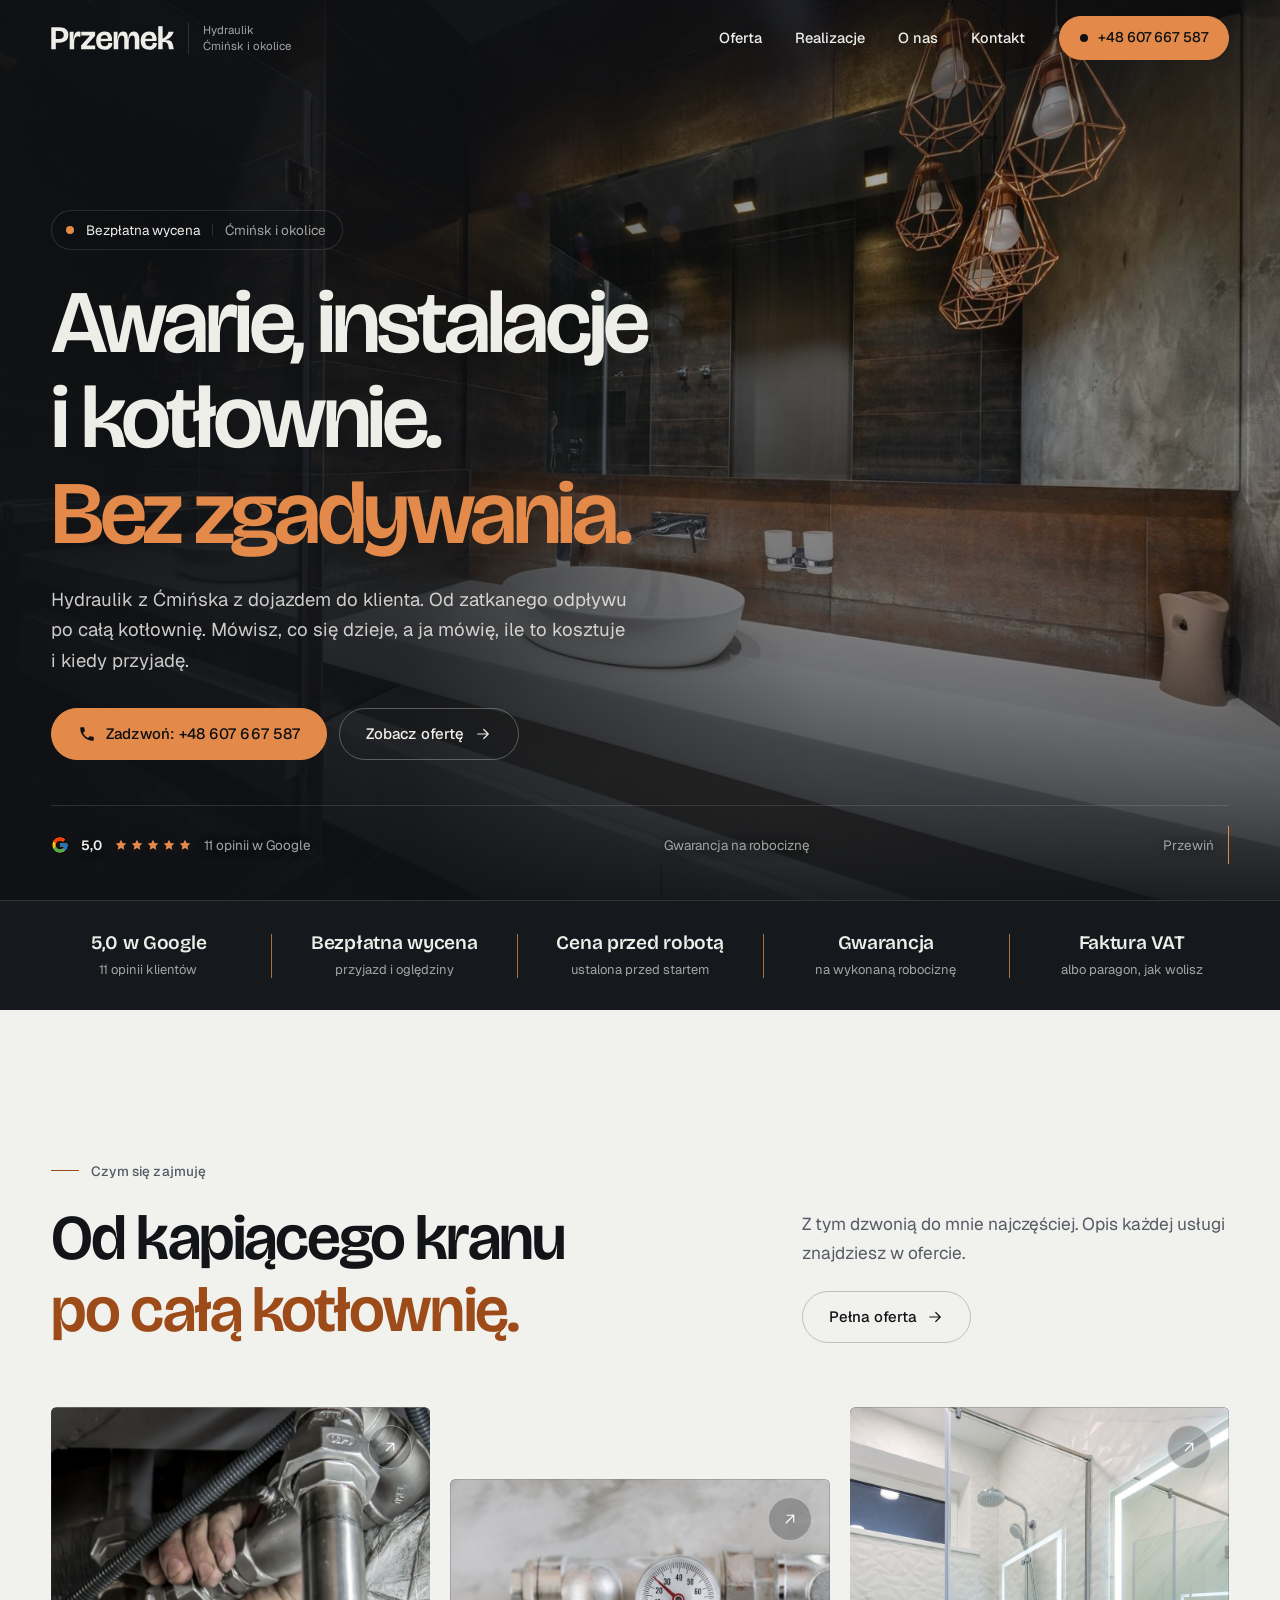
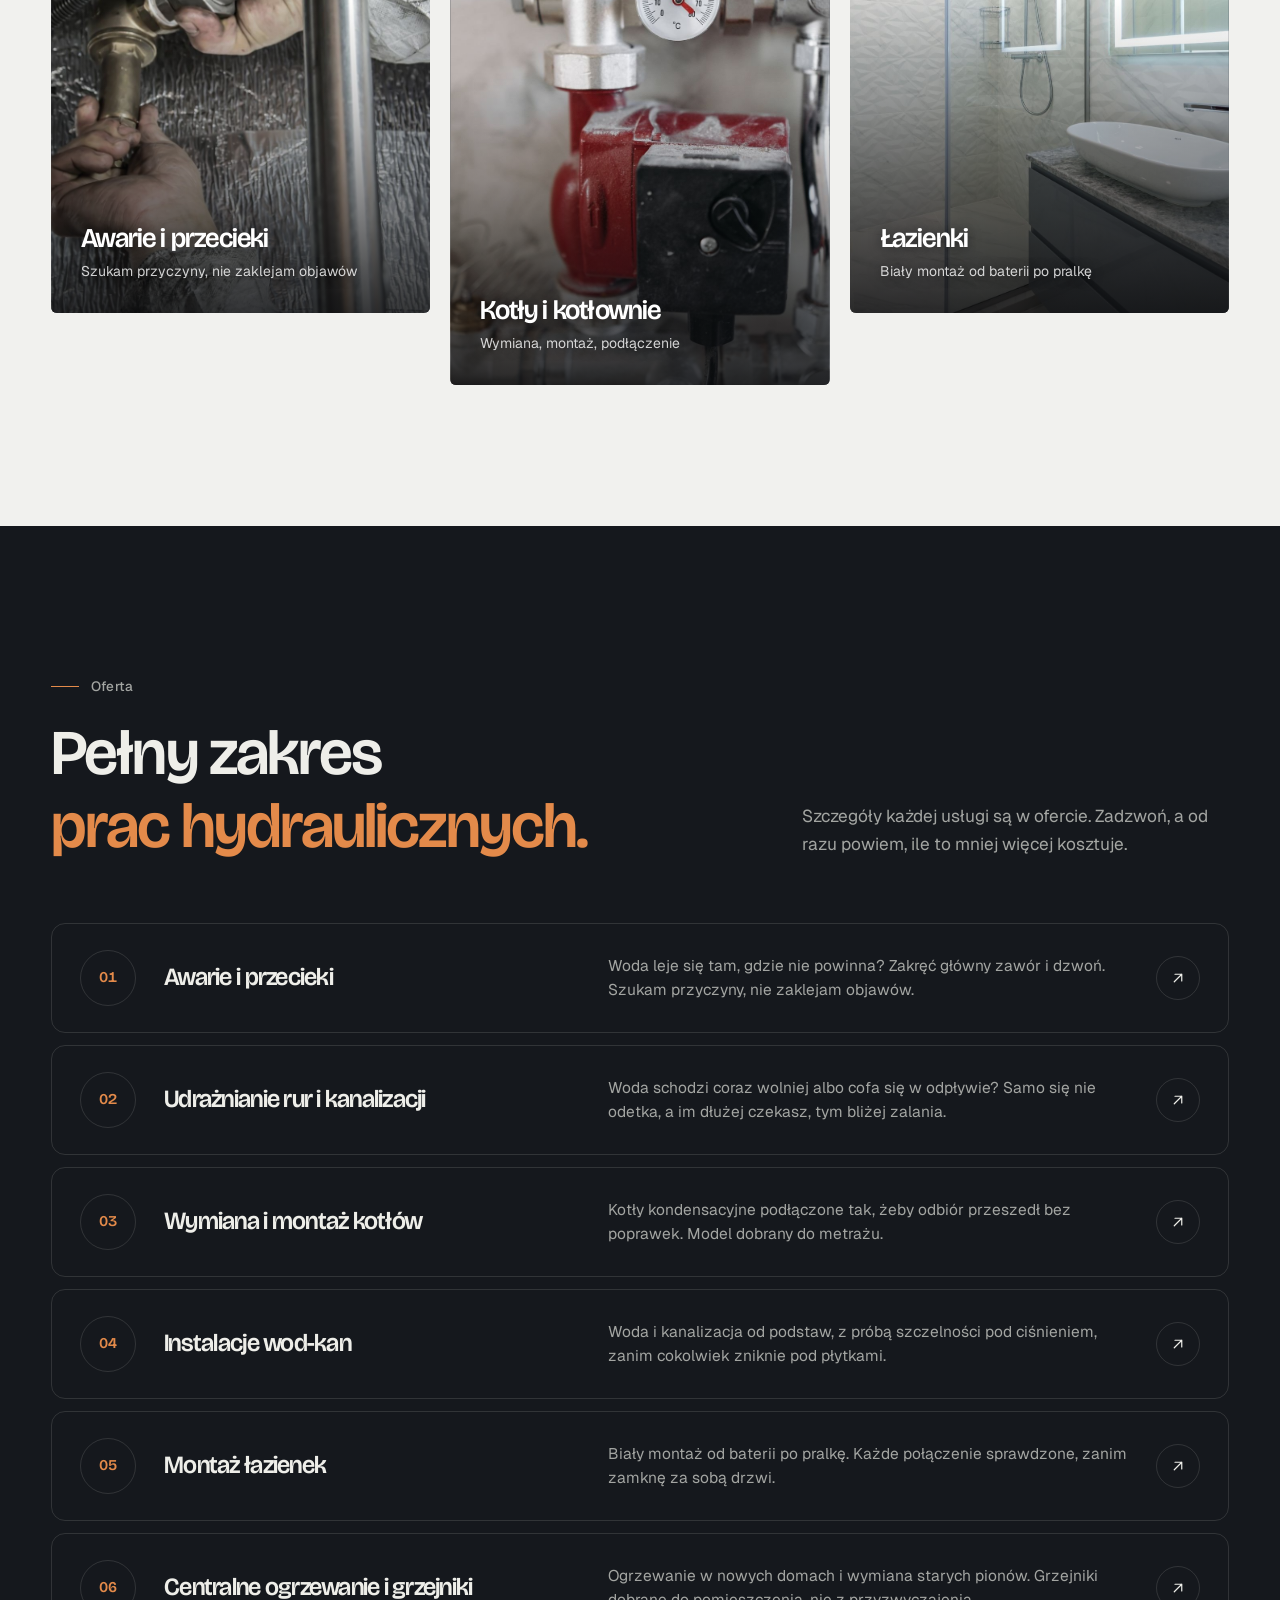
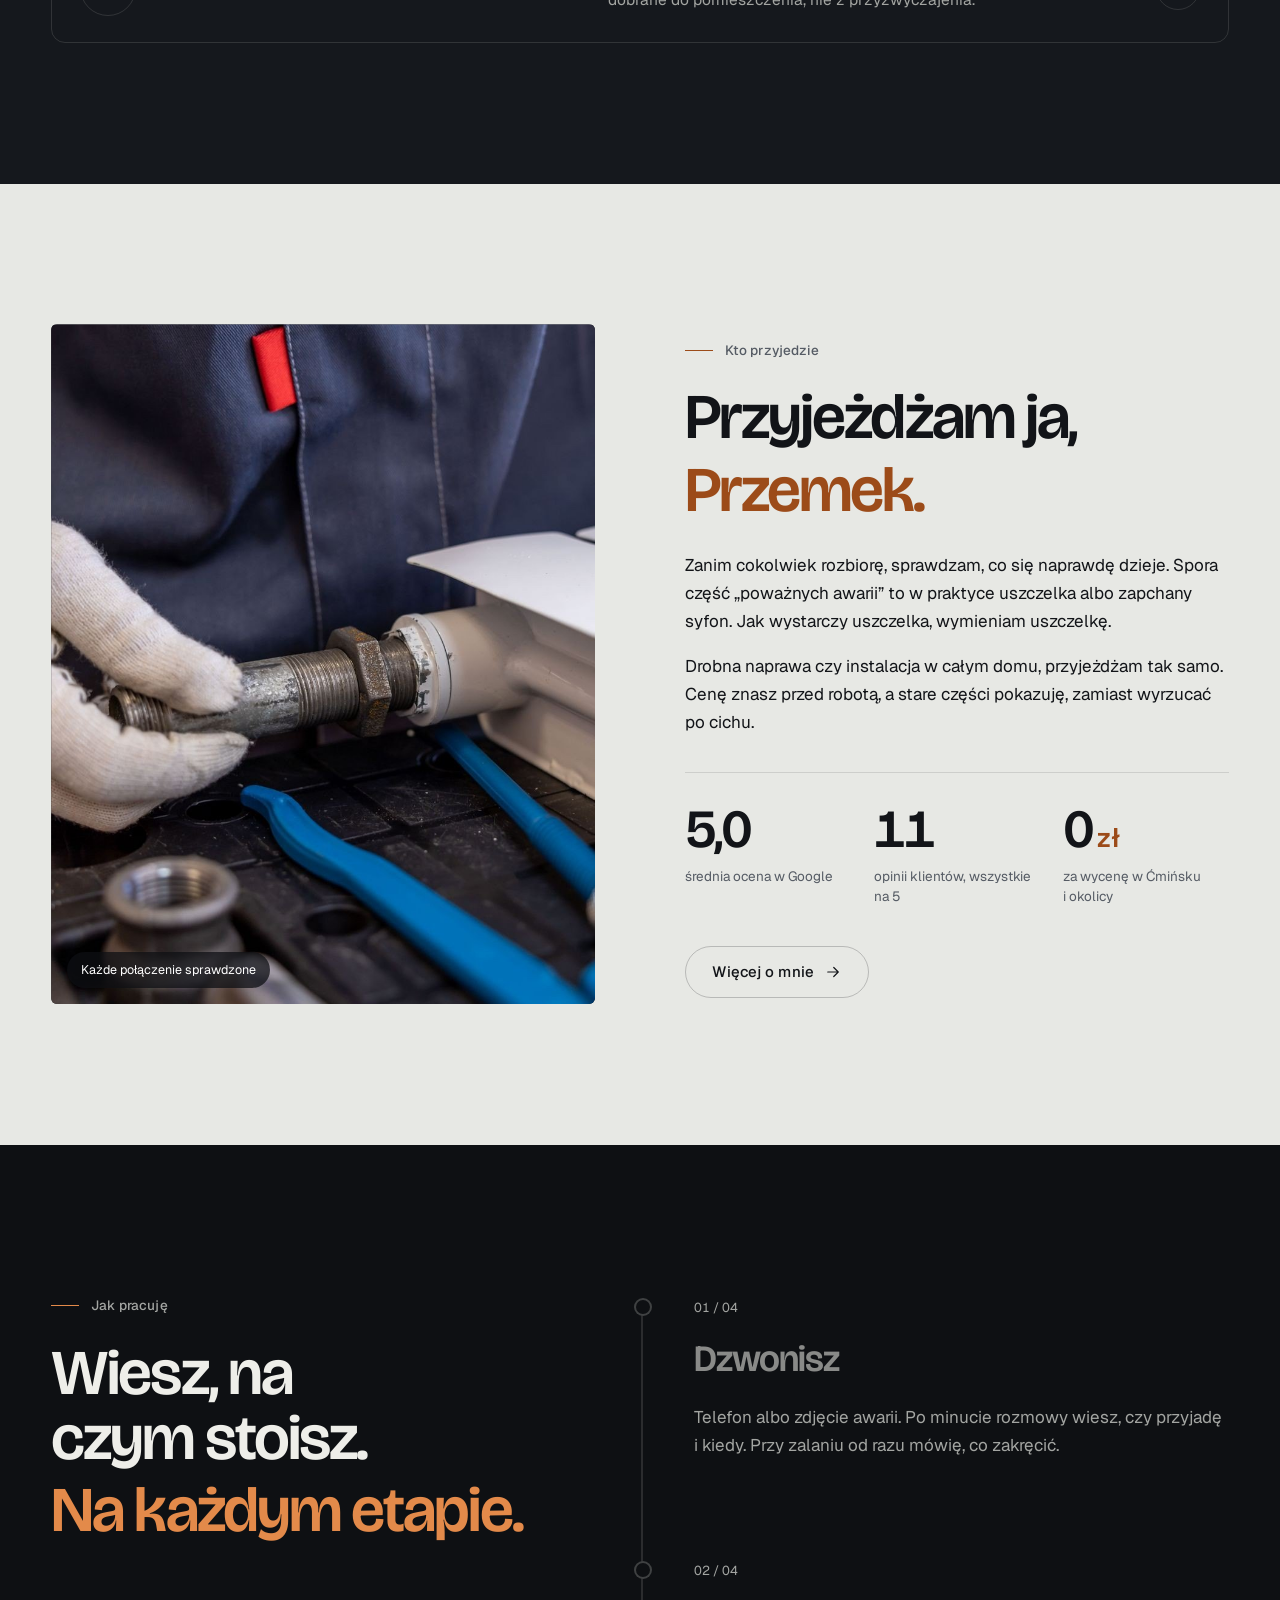
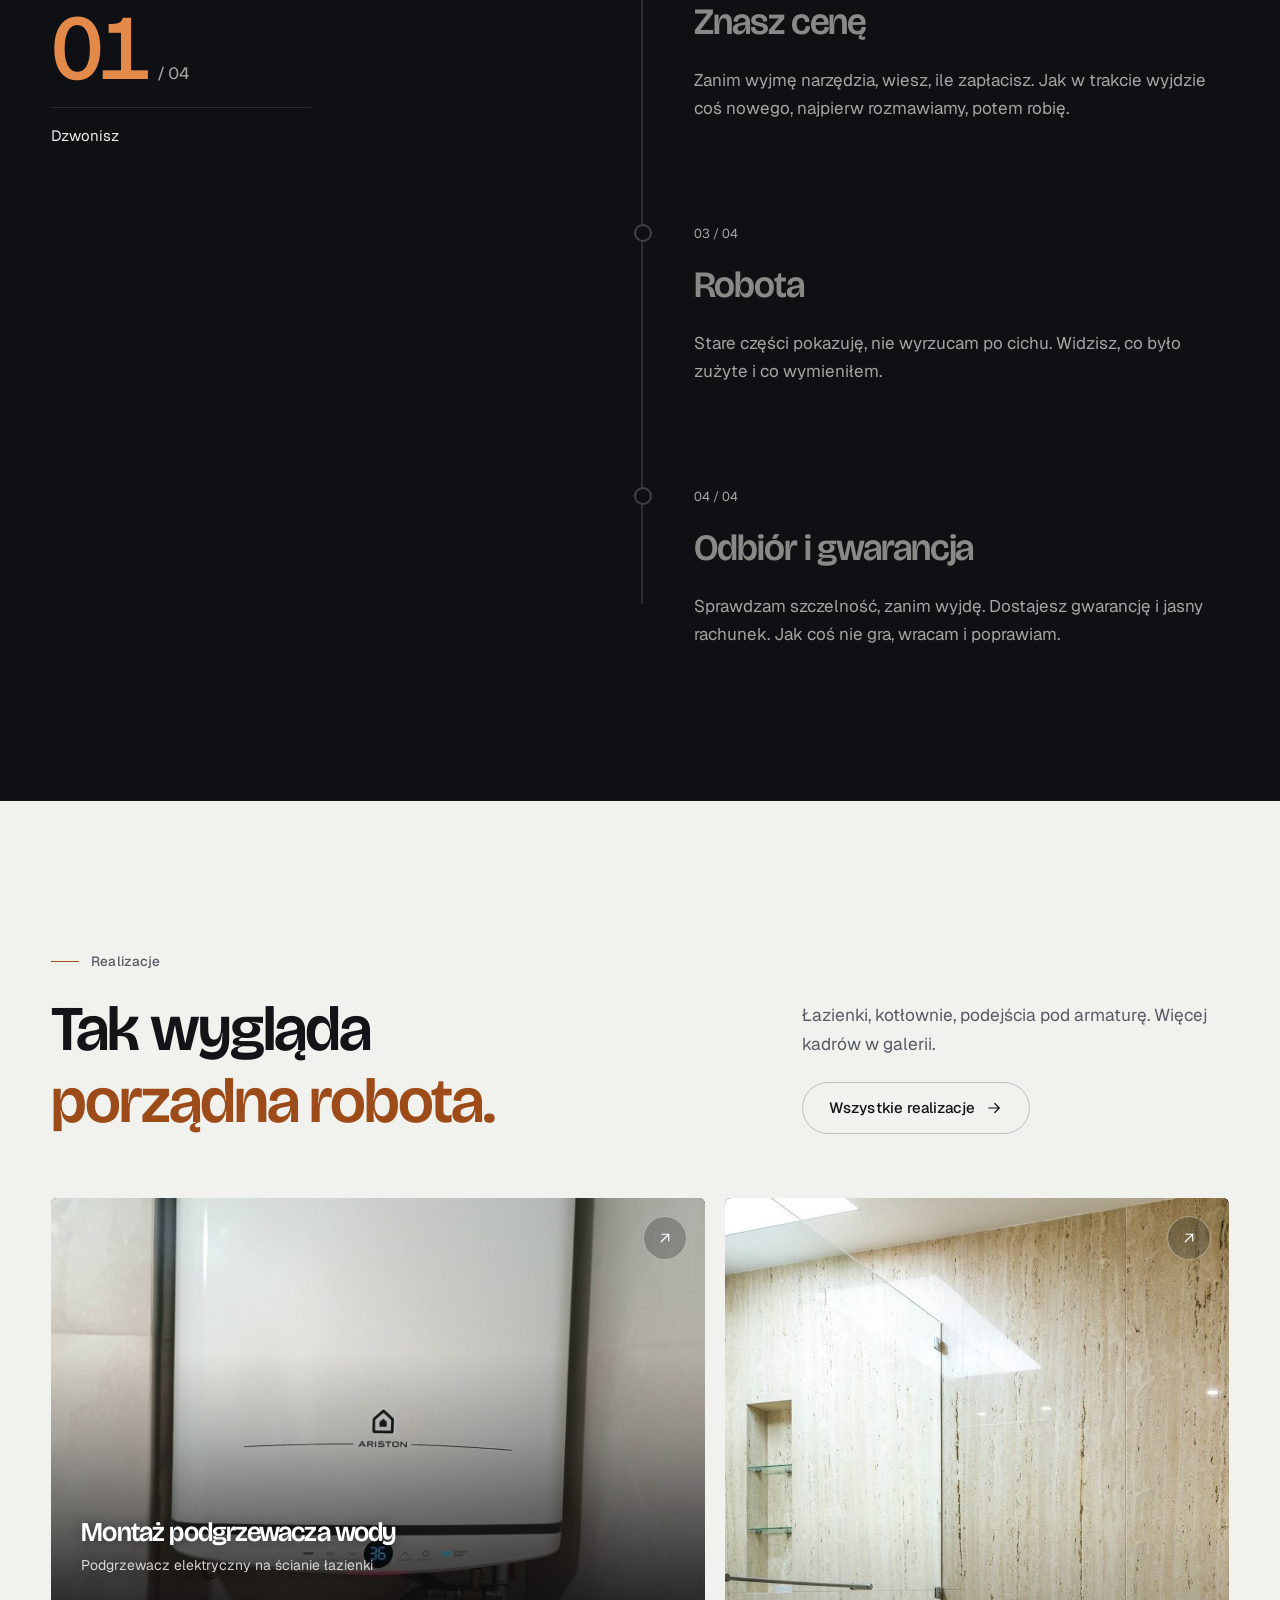
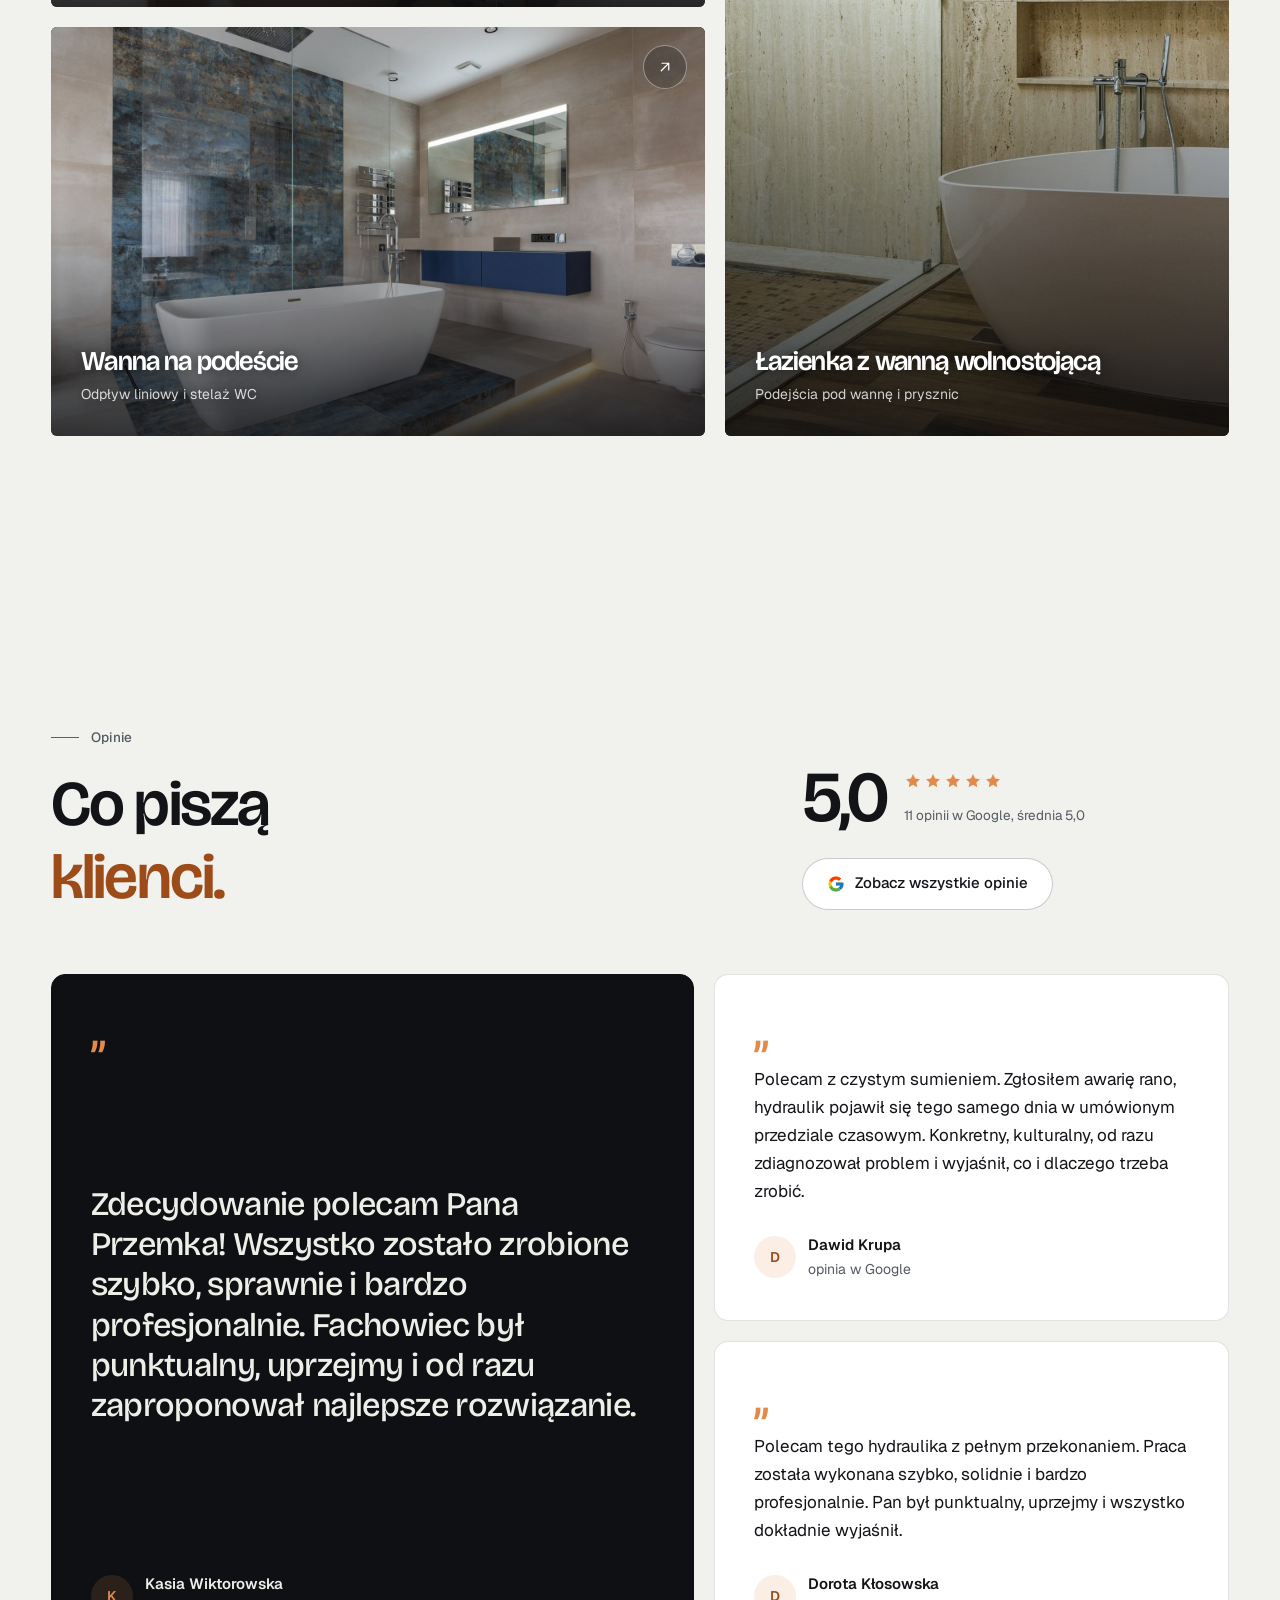
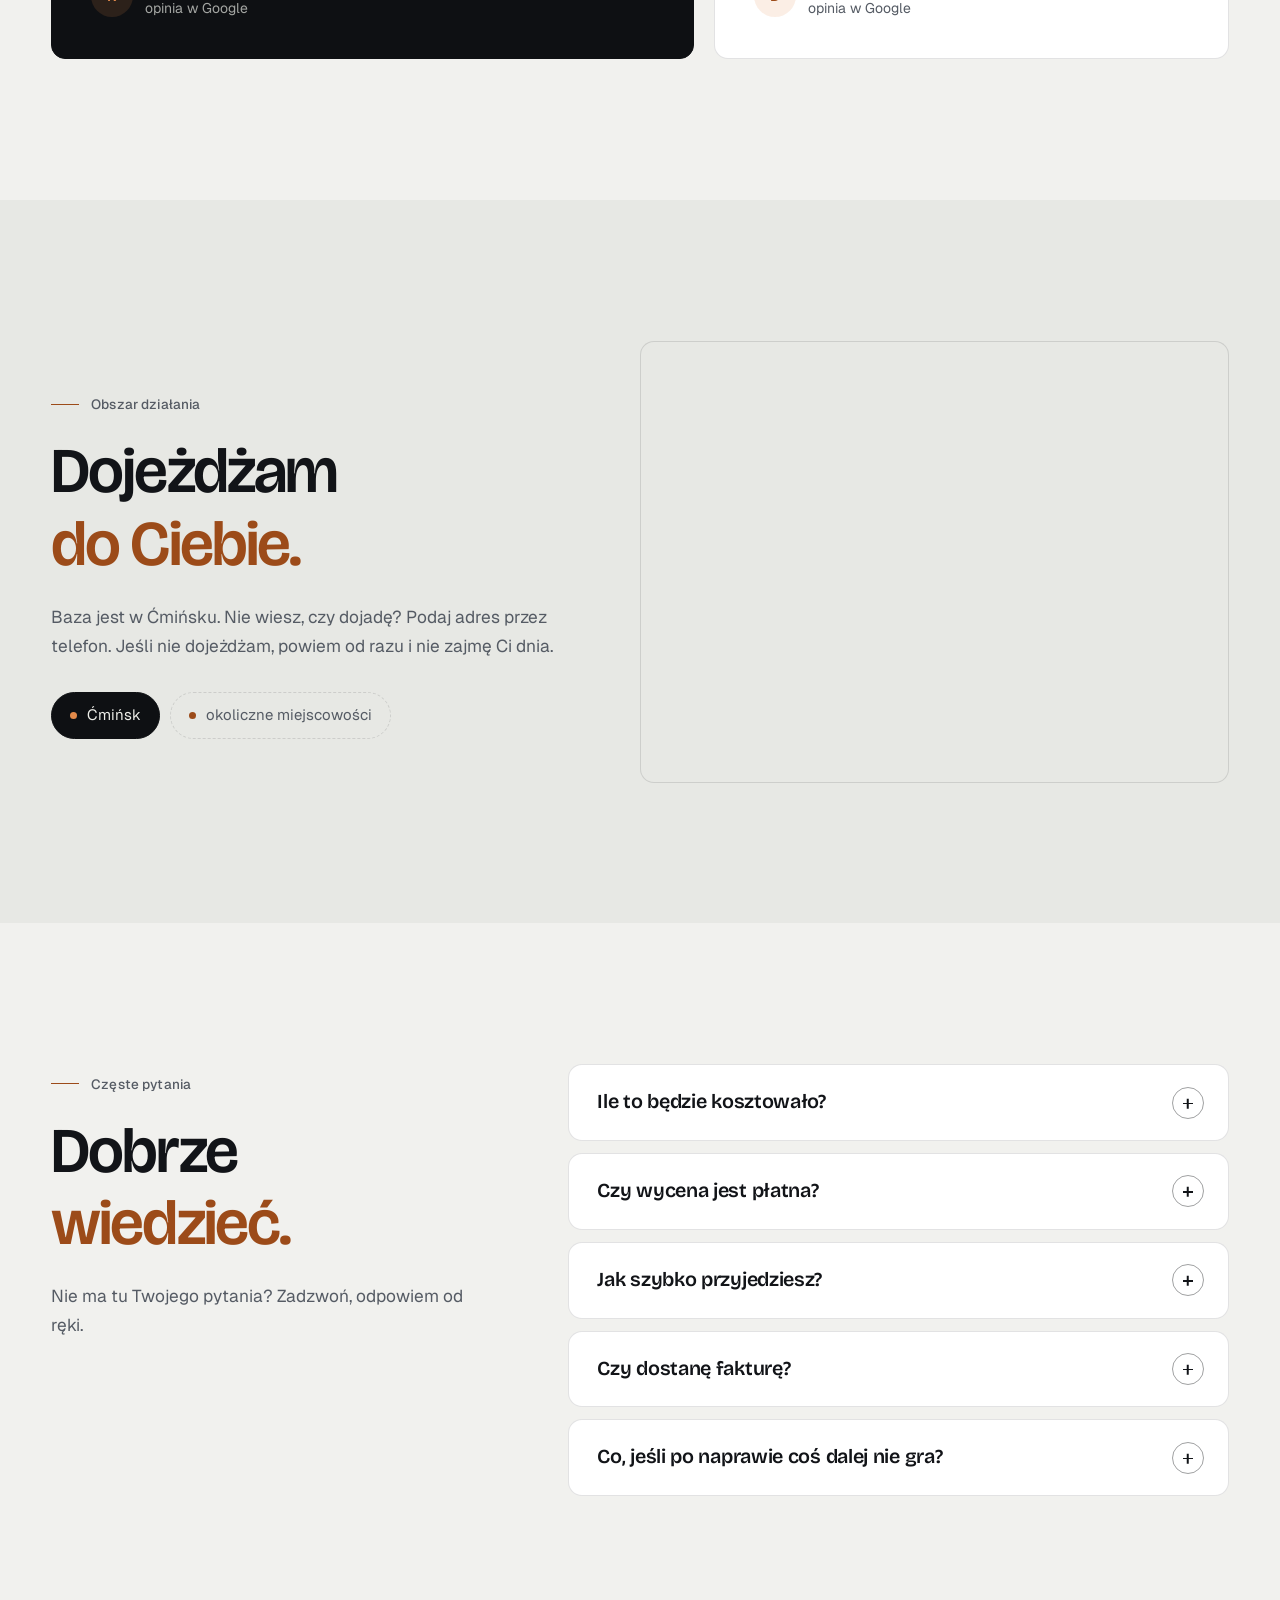
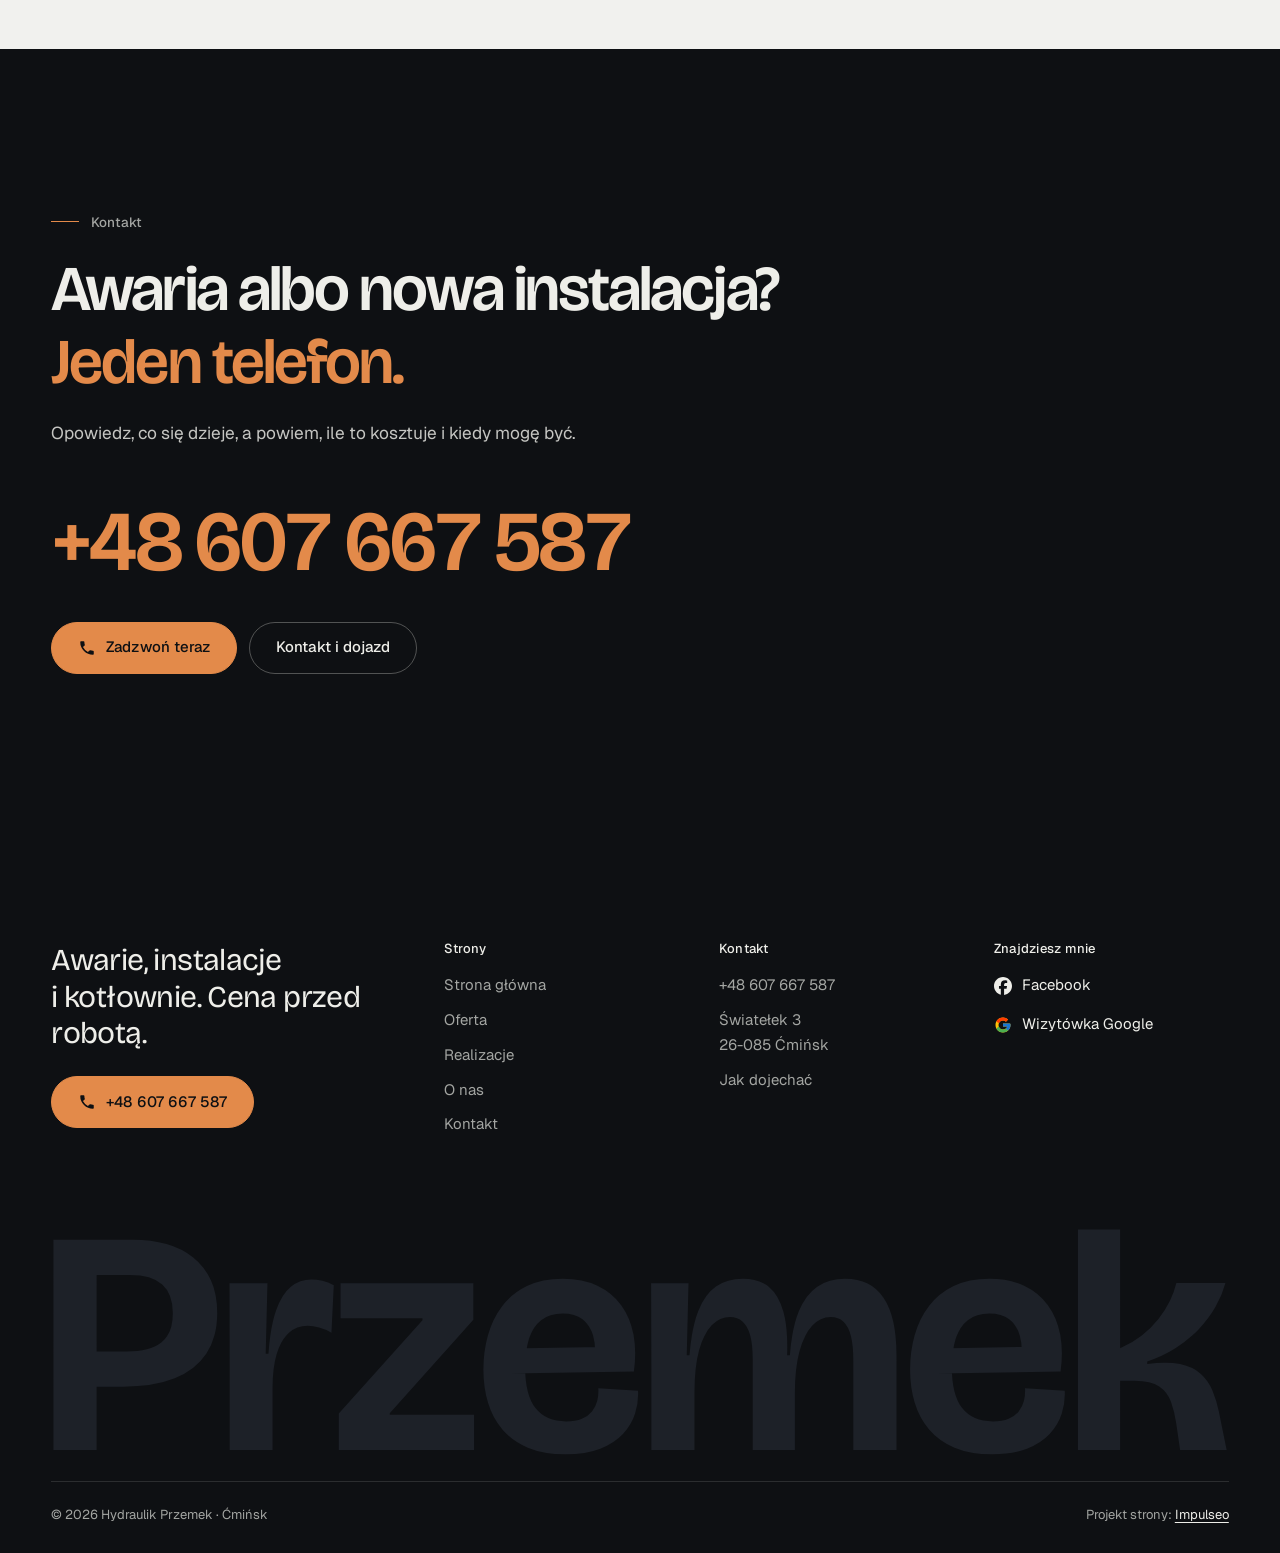
<file: index.html>
<!DOCTYPE html>
<html lang="pl">
<head>
<meta charset="UTF-8">
<meta name="viewport" content="width=device-width, initial-scale=1.0">
<title>Hydraulik Przemek - hydraulik Ćmińsk | awarie, instalacje, kotły</title>
<meta name="description" content="Hydraulik w Ćmińsku z dojazdem. Awarie i przecieki, udrażnianie, instalacje wod-kan, wymiana kotłów, łazienki. Cenę znasz przed robotą. Zadzwoń: +48 607 667 587.">
<link rel="canonical" href="https://impulseo-pl.github.io/hydraulik-przemek/">
<meta name="robots" content="noindex, nofollow">
<meta name="theme-color" content="#0E1013">
<meta property="og:type" content="website">
<meta property="og:locale" content="pl_PL">
<meta property="og:site_name" content="Hydraulik Przemek">
<meta property="og:title" content="Hydraulik Przemek - hydraulik Ćmińsk | awarie, instalacje, kotły">
<meta property="og:description" content="Hydraulik w Ćmińsku z dojazdem. Awarie i przecieki, udrażnianie, instalacje wod-kan, wymiana kotłów, łazienki. Cenę znasz przed robotą. Zadzwoń: +48 607 667 587.">
<meta property="og:url" content="https://impulseo-pl.github.io/hydraulik-przemek/">
<meta property="og:image" content="https://impulseo-pl.github.io/hydraulik-przemek/img/og.jpg">
<meta property="og:image:width" content="1200">
<meta property="og:image:height" content="630">
<meta name="twitter:card" content="summary_large_image">
<script type="application/ld+json">{"@context": "https://schema.org", "@type": "Plumber", "name": "Hydraulik Przemek", "url": "https://impulseo-pl.github.io/hydraulik-przemek/", "telephone": "+48607667587", "image": "https://impulseo-pl.github.io/hydraulik-przemek/img/og.jpg", "address": {"@type": "PostalAddress", "streetAddress": "Światełek 3", "postalCode": "26-085", "addressLocality": "Ćmińsk", "addressCountry": "PL"}, "geo": {"@type": "GeoCoordinates", "latitude": 50.9876438, "longitude": 20.5585404}, "areaServed": "Ćmińsk", "aggregateRating": {"@type": "AggregateRating", "ratingValue": "5.0", "reviewCount": "11"}, "sameAs": ["https://www.facebook.com/profile.php?id=61587726142576", "https://maps.google.com/?cid=12525829976915502586"]}</script>
<script>(function(){var d=document.documentElement;d.classList.add('js');try{if(!window.matchMedia('(prefers-reduced-motion: reduce)').matches)d.classList.add('anim');}catch(e){}setTimeout(function(){if(!d.classList.contains('anim-ok'))d.classList.remove('anim');},3500);})();</script>
<script>(function(){try{var d=document.documentElement,q=/[?&]intro/.test(location.search);if(!q&&window.matchMedia&&matchMedia('(prefers-reduced-motion: reduce)').matches)return;if(!q&&sessionStorage.getItem('przemek_intro'))return;sessionStorage.setItem('przemek_intro','1');d.classList.add('intro-on');setTimeout(function(){d.classList.remove('intro-on','intro-gra','intro-out');d.classList.add('hero-go')},4600);}catch(e){}})();</script>
<link rel="preload" as="image" href="img/hero.jpg" fetchpriority="high">
<link rel="preconnect" href="https://fonts.googleapis.com">
<link rel="preconnect" href="https://fonts.gstatic.com" crossorigin>
<link href="https://fonts.googleapis.com/css2?family=Bricolage+Grotesque:opsz,wght@12..96,400..700&family=Geist:wght@400..600&display=swap" rel="stylesheet">
<link rel="stylesheet" href="assets/styles.css?v=20261022a">
<script src="assets/lenis.min.js?v=1.1.20" defer></script>
<script src="assets/main.js?v=20261022a" defer></script>
</head>
<body>
<a class="skip" href="#tresc">Przejdź do treści</a>
<header class="site-head">
<div class="intro" aria-hidden="true"><span class="intro-line"><i></i></span><span class="intro-meta">usługi hydrauliczne · Ćmińsk i okolice</span></div><div class="head-in">
  <a class="brand" href="index.html" aria-label="Hydraulik Przemek - strona główna">
    <span class="znak"><svg class="wm" viewBox="37 -700 3698 722" role="img" aria-label="Przemek"><path pathLength="1" style="--i:0" d="M138.75 -198.5V-309.25H275.25Q347.0 -309.25 383.25 -337.375Q419.5 -365.5 419.5 -429.5Q419.5 -490.0 386.25 -519.625Q353.0 -549.25 285.25 -549.25H138.75V-660.0H295Q351.5 -660.0 399.625 -646.375Q447.75 -632.75 483.5 -604.25Q519.25 -575.75 539.125 -532.625Q559.0 -489.5 559.0 -429.75Q559.0 -354.25 525.0 -302.625Q491 -251 425.375 -224.75Q359.75 -198.5 262.75 -198.5ZM44.5 0.0V-660.0H180.25V0.0Z"/><path pathLength="1" style="--i:1" d="M598.0 0V-271.25L597.5 -523.5H716.75L711.25 -302.25H719.75Q725.75 -387.5 743.875 -438.625Q762.0 -489.75 790.25 -512.5Q818.5 -535.25 854.25 -535.25Q871.0 -535.25 889.125 -530.875Q907.25 -526.5 925.0 -517L917.75 -368.25Q898.0 -379.25 879.0 -384.375Q860.0 -389.5 843.0 -389.5Q808.0 -389.5 783.375 -367.0Q758.75 -344.5 745.75 -301.0Q732.75 -257.5 732.75 -195.25V0.0Z"/><path pathLength="1" style="--i:2" d="M940.75 0.0V-114.25L1203.5 -407.25V-413.25H946.25V-523.5H1363.25V-408.5L1100.75 -115.25V-110.25H1365.5V0.0Z"/><path pathLength="1" style="--i:3" d="M1653.0 13.75Q1583.25 13.75 1534.375 -6.875Q1485.5 -27.5 1454.5 -64.125Q1423.5 -100.75 1409.125 -149.0Q1394.75 -197.25 1394.75 -252.75Q1394.75 -309.75 1409.375 -361.125Q1424.0 -412.5 1454.25 -452.125Q1484.5 -491.75 1531.625 -514.625Q1578.75 -537.5 1643.75 -537.5Q1706.75 -537.5 1752.875 -515.75Q1799.0 -494 1827.625 -454.625Q1856.25 -415.25 1866.25 -362.25Q1876.25 -309.25 1867.5 -246.25L1479.0 -240V-318.25L1765.0 -323.5L1744.5 -278.25Q1749.0 -325.5 1739.25 -359.0Q1729.5 -392.5 1706.125 -410.5Q1682.75 -428.5 1643.75 -428.5Q1602.25 -428.5 1576.0 -407.375Q1549.75 -386.25 1537.875 -348.125Q1526.0 -310 1526.0 -259Q1526.0 -173.25 1558.375 -131.375Q1590.75 -89.5 1654.75 -89.5Q1684.5 -89.5 1704.25 -97.875Q1724.0 -106.25 1735.875 -120.875Q1747.75 -135.5 1752.375 -154.25Q1757.0 -173 1755.75 -193.5L1880.5 -186.0Q1882.5 -149.5 1871.25 -114.125Q1860.0 -78.75 1833.125 -50.0Q1806.25 -21.25 1761.75 -3.75Q1717.25 13.75 1653.0 13.75Z"/><path pathLength="1" style="--i:4" d="M1922.25 0.0V-269.5L1921.5 -523.5H2039.0L2033.5 -297.5H2042.0Q2049.0 -383.75 2069.625 -436.375Q2090.25 -489.0 2125.25 -513.25Q2160.25 -537.5 2209.5 -537.5Q2260.5 -537.5 2291.75 -511.625Q2323.0 -485.75 2337.25 -432.75Q2351.5 -379.75 2348.75 -297.5H2357.25Q2363.75 -382.75 2385.375 -435.375Q2407.0 -488 2443.375 -512.75Q2479.75 -537.5 2530.75 -537.5Q2571.5 -537.5 2601.5 -522.5Q2631.5 -507.5 2651.875 -477.375Q2672.25 -447.25 2682.25 -401.625Q2692.25 -356.0 2692.25 -294.75V0.0H2556.5V-281.0Q2556.5 -327.25 2548.875 -357.5Q2541.25 -387.75 2525.625 -402.375Q2510.0 -417 2485.5 -417.0Q2452.5 -417.0 2427.125 -389.5Q2401.75 -362.0 2387.375 -309.125Q2373.0 -256.25 2373.0 -178.5V0H2240.5V-285.75Q2240.5 -330.75 2232.75 -359.625Q2225.0 -388.5 2209.125 -402.75Q2193.25 -417.0 2169.0 -417Q2137.5 -417.0 2112.5 -392.0Q2087.5 -367.0 2072.625 -314.125Q2057.75 -261.25 2057.75 -178.5V0.0Z"/><path pathLength="1" style="--i:5" d="M2993.0 13.75Q2923.25 13.75 2874.375 -6.875Q2825.5 -27.5 2794.5 -64.125Q2763.5 -100.75 2749.125 -149.0Q2734.75 -197.25 2734.75 -252.75Q2734.75 -309.75 2749.375 -361.125Q2764.0 -412.5 2794.25 -452.125Q2824.5 -491.75 2871.625 -514.625Q2918.75 -537.5 2983.75 -537.5Q3046.75 -537.5 3092.875 -515.75Q3139.0 -494 3167.625 -454.625Q3196.25 -415.25 3206.25 -362.25Q3216.25 -309.25 3207.5 -246.25L2819.0 -240V-318.25L3105.0 -323.5L3084.5 -278.25Q3089.0 -325.5 3079.25 -359.0Q3069.5 -392.5 3046.125 -410.5Q3022.75 -428.5 2983.75 -428.5Q2942.25 -428.5 2916.0 -407.375Q2889.75 -386.25 2877.875 -348.125Q2866.0 -310 2866.0 -259Q2866.0 -173.25 2898.375 -131.375Q2930.75 -89.5 2994.75 -89.5Q3024.5 -89.5 3044.25 -97.875Q3064.0 -106.25 3075.875 -120.875Q3087.75 -135.5 3092.375 -154.25Q3097.0 -173 3095.75 -193.5L3220.5 -186.0Q3222.5 -149.5 3211.25 -114.125Q3200.0 -78.75 3173.125 -50.0Q3146.25 -21.25 3101.75 -3.75Q3057.25 13.75 2993.0 13.75Z"/><path pathLength="1" style="--i:6" d="M3262.0 0V-692.5H3394.5V-319.5Q3432.5 -335.75 3462.5 -359.5Q3492.5 -383.25 3514.75 -411.375Q3537.0 -439.5 3550.875 -468.5Q3564.75 -497.5 3571.0 -524H3725.25Q3715.25 -486.25 3694.125 -449.25Q3673.0 -412.25 3641.5 -379.25Q3610.0 -346.25 3569.125 -320.125Q3528.25 -294.0 3479.5 -278.0V-270.0Q3542.25 -278.25 3582.75 -269.5Q3623.25 -260.75 3647.125 -239.5Q3671.0 -218.25 3684.0 -187.5Q3697.0 -156.75 3704.5 -120.25L3729.0 0H3582.75L3570.25 -85.0Q3564.5 -122.0 3553.75 -151.625Q3543.0 -181.25 3517.25 -199.0Q3491.5 -216.75 3440.5 -217.0L3394.5 -217.25V0.0Z"/></svg></span>
    <span class="brand-sub">Hydraulik<br>Ćmińsk i&nbsp;okolice</span>
  </a>
  <nav class="nav-links" aria-label="Menu główne">
    <a class="nl" href="oferta.html">Oferta</a><a class="nl" href="realizacje.html">Realizacje</a><a class="nl" href="o-nas.html">O&nbsp;nas</a><a class="nl" href="kontakt.html">Kontakt</a>
    <a class="btn btn-copper nav-cta" href="tel:+48607667587"><span class="live" aria-hidden="true"></span>+48 607 667 587</a>
  </nav>
  <button class="burger" type="button" aria-label="Otwórz menu" aria-expanded="false" aria-controls="mnav"><span></span><span></span></button>
</div>
</header>
<script>(function(){var d=document.documentElement;if(!d.classList.contains('intro-on'))return;
var wyszlo=false,koniec=false,t0=Date.now();
function heroGotowe(){var im=document.querySelector('.hero-media img');return !!(im&&im.complete&&im.naturalWidth>0);}
function sprzataj(){if(koniec)return;koniec=true;d.classList.add('hero-go');d.classList.remove('intro-on','intro-gra','intro-out');
['--i-w','--i-h','--i-px','--i-py','--i-zmniejsz','--i-baza-w','--i-baza-h'].forEach(function(k){d.style.removeProperty(k);});
try{document.dispatchEvent(new Event('wejscie:koniec'));}catch(e){}}
function wyjdz(){if(wyszlo||koniec)return;wyszlo=true;d.classList.add('intro-out');setTimeout(function(){d.classList.add('hero-go');},240);setTimeout(sprzataj,880);}
function moze(){if(wyszlo||koniec)return;var t=Date.now()-t0;if(t>=1240&&(heroGotowe()||t>=1700))wyjdz();else setTimeout(moze,60);}
try{var znak=document.querySelector('.brand .znak'),wm=znak&&znak.querySelector('.wm');if(!wm){sprzataj();return;}
znak.classList.add('mierze');var r=wm.getBoundingClientRect();znak.classList.remove('mierze');
if(!r.width||!r.height){sprzataj();return;}
var W=window.innerWidth,H=window.innerHeight,cel=W<680?Math.min(W*0.72,320):Math.min(W*0.38,560);cel=Math.max(r.width,cel);
var u=function(k,v){d.style.setProperty(k,v);};
u('--i-w',Math.round(cel)+'px');u('--i-h',Math.round(cel*r.height/r.width)+'px');u('--i-zmniejsz',(r.width/cel).toFixed(4));
u('--i-px',Math.round(r.left+r.width/2-W/2)+'px');u('--i-py',Math.round(r.top+r.height/2-H/2)+'px');
u('--i-baza-w',Math.round(r.width)+'px');u('--i-baza-h',Math.round(r.height)+'px');
requestAnimationFrame(function(){requestAnimationFrame(function(){d.classList.add('intro-gra');t0=Date.now();moze();});});
['wheel','touchstart','keydown','pointerdown'].forEach(function(ev){window.addEventListener(ev,function(){sprzataj();},{once:true,passive:true});});
setTimeout(sprzataj,3900);
}catch(e){sprzataj();}})();</script>
<div class="mnav" id="mnav">
  <div class="mnav-in">
    <a class="ml" href="index.html" aria-current="page">Strona główna</a><a class="ml" href="oferta.html">Oferta</a><a class="ml" href="realizacje.html">Realizacje</a><a class="ml" href="o-nas.html">O&nbsp;nas</a><a class="ml" href="kontakt.html">Kontakt</a>
    <div class="mnav-foot">
      <span>Bezpłatna wycena, cenę znasz przed robotą</span>
      <a class="btn btn-copper" href="tel:+48607667587"><svg class="ico" width="16" height="16" viewBox="0 0 24 24" fill="none" aria-hidden="true"><path d="M6.6 10.8a15.5 15.5 0 0 0 6.6 6.6l2.2-2.2a1 1 0 0 1 1-.24 11.4 11.4 0 0 0 3.6.58 1 1 0 0 1 1 1V20a1 1 0 0 1-1 1A17 17 0 0 1 3 4a1 1 0 0 1 1-1h3.5a1 1 0 0 1 1 1c0 1.25.2 2.46.58 3.6a1 1 0 0 1-.25 1l-2.23 2.2Z" fill="currentColor"/></svg>+48 607 667 587</a>
    </div>
  </div>
</div>
<main id="tresc">

<section class="hero">
  <div class="hero-media"><img src="img/hero.jpg" alt="Ciemna łazienka z umywalką nablatową i miedzianymi lampami" width="1600" height="1068" decoding="async" fetchpriority="high"></div>
  <div class="hero-in">
    <p class="hero-tag up" style="--d:0"><span class="live" aria-hidden="true"></span>Bezpłatna wycena<span class="sep" aria-hidden="true"></span><span class="muted">Ćmińsk i&nbsp;okolice</span></p>
    <h1><span class="ln"><span class="ln-i" style="--k:0">Awarie, instalacje</span></span><span class="ln"><span class="ln-i" style="--k:1">i&nbsp;kotłownie.</span></span><span class="ln"><span class="ln-i" style="--k:2"><em>Bez zgadywania.</em></span></span></h1>
    <p class="hero-lead up" style="--d:380">Hydraulik z&nbsp;Ćmińska z&nbsp;dojazdem do klienta. Od zatkanego odpływu po całą kotłownię. Mówisz, co się dzieje, a&nbsp;ja mówię, ile to kosztuje i&nbsp;kiedy przyjadę.</p>
    <div class="hero-ctas up" style="--d:500">
      <a class="btn btn-copper" href="tel:+48607667587"><svg class="ico" width="16" height="16" viewBox="0 0 24 24" fill="none" aria-hidden="true"><path d="M6.6 10.8a15.5 15.5 0 0 0 6.6 6.6l2.2-2.2a1 1 0 0 1 1-.24 11.4 11.4 0 0 0 3.6.58 1 1 0 0 1 1 1V20a1 1 0 0 1-1 1A17 17 0 0 1 3 4a1 1 0 0 1 1-1h3.5a1 1 0 0 1 1 1c0 1.25.2 2.46.58 3.6a1 1 0 0 1-.25 1l-2.23 2.2Z" fill="currentColor"/></svg>Zadzwoń: +48 607 667 587</a>
      <a class="btn btn-ghost" href="oferta.html">Zobacz ofertę<svg class="ico arr" width="18" height="18" viewBox="0 0 24 24" fill="none" stroke="currentColor" stroke-width="1.6" stroke-linecap="round" stroke-linejoin="round" aria-hidden="true"><path d="M5 12h14M13 6l6 6-6 6"/></svg></a>
    </div>
    <div class="hero-foot up" style="--d:640">
      <span class="rate"><svg class="g-logo" viewBox="0 0 48 48" aria-hidden="true"><path fill="#FFC107" d="M43.6 20.5H42V20H24v8h11.3C33.7 32.7 29.2 36 24 36c-6.6 0-12-5.4-12-12s5.4-12 12-12c3.1 0 5.8 1.2 7.9 3.1l5.7-5.7C34 6.1 29.3 4 24 4 12.9 4 4 12.9 4 24s8.9 20 20 20 20-8.9 20-20c0-1.3-.1-2.4-.4-3.5z"/><path fill="#FF3D00" d="m6.3 14.7 6.6 4.8C14.7 15.1 19 12 24 12c3.1 0 5.8 1.2 7.9 3.1l5.7-5.7C34 6.1 29.3 4 24 4 16.3 4 9.7 8.3 6.3 14.7z"/><path fill="#4CAF50" d="M24 44c5.2 0 9.9-2 13.4-5.2l-6.2-5.2A11.9 11.9 0 0 1 24 36c-5.2 0-9.6-3.3-11.3-7.9l-6.5 5C9.5 39.6 16.2 44 24 44z"/><path fill="#1976D2" d="M43.6 20.5H42V20H24v8h11.3a12 12 0 0 1-4.1 5.6l6.2 5.2C37 39.2 44 34 44 24c0-1.3-.1-2.4-.4-3.5z"/></svg><b>5,0</b><span class="stars" aria-label="Ocena 5 na 5"><svg viewBox="0 0 24 24" aria-hidden="true"><path fill="currentColor" d="M12 2.8l2.8 5.9 6.4.8-4.7 4.4 1.2 6.3L12 17.1l-5.7 3.1 1.2-6.3L2.8 9.5l6.4-.8z"/></svg><svg viewBox="0 0 24 24" aria-hidden="true"><path fill="currentColor" d="M12 2.8l2.8 5.9 6.4.8-4.7 4.4 1.2 6.3L12 17.1l-5.7 3.1 1.2-6.3L2.8 9.5l6.4-.8z"/></svg><svg viewBox="0 0 24 24" aria-hidden="true"><path fill="currentColor" d="M12 2.8l2.8 5.9 6.4.8-4.7 4.4 1.2 6.3L12 17.1l-5.7 3.1 1.2-6.3L2.8 9.5l6.4-.8z"/></svg><svg viewBox="0 0 24 24" aria-hidden="true"><path fill="currentColor" d="M12 2.8l2.8 5.9 6.4.8-4.7 4.4 1.2 6.3L12 17.1l-5.7 3.1 1.2-6.3L2.8 9.5l6.4-.8z"/></svg><svg viewBox="0 0 24 24" aria-hidden="true"><path fill="currentColor" d="M12 2.8l2.8 5.9 6.4.8-4.7 4.4 1.2 6.3L12 17.1l-5.7 3.1 1.2-6.3L2.8 9.5l6.4-.8z"/></svg></span><span>11 opinii w&nbsp;Google</span></span>
      <span>Gwarancja na robociznę</span>
      <span class="cue" aria-hidden="true">Przewiń<span class="cue-line"><i></i></span></span>
    </div>
  </div>
</section>

<section class="strip" aria-label="Najważniejsze w skrócie">
  <div class="strip-in">
    <div class="strip-it"><div class="k">5,0 w&nbsp;Google</div><div class="v">11 opinii klientów</div></div>
    <div class="strip-it"><div class="k">Bezpłatna wycena</div><div class="v">przyjazd i&nbsp;oględziny</div></div>
    <div class="strip-it"><div class="k">Cena przed robotą</div><div class="v">ustalona przed startem</div></div>
    <div class="strip-it"><div class="k">Gwarancja</div><div class="v">na wykonaną robociznę</div></div>
    <div class="strip-it"><div class="k">Faktura VAT</div><div class="v">albo paragon, jak wolisz</div></div>
  </div>
</section>

<section class="sec" id="uslugi">
  <div class="wrap">
    <div class="sec-head">
      <div>
        <p class="eyebrow rv">Czym się zajmuję</p>
        <h2 class="h2 rv rv-h"><span class="ln"><span class="ln-i" style="--k:0">Od kapiącego kranu</span></span><span class="ln"><span class="ln-i" style="--k:1"><em>po całą kotłownię.</em></span></span></h2>
      </div>
      <div class="side rv" style="--d:120">
        <p class="lead">Z&nbsp;tym dzwonią do mnie najczęściej. Opis każdej usługi znajdziesz w&nbsp;ofercie.</p>
        <a class="btn btn-ghost" href="oferta.html">Pełna oferta<svg class="ico arr" width="18" height="18" viewBox="0 0 24 24" fill="none" stroke="currentColor" stroke-width="1.6" stroke-linecap="round" stroke-linejoin="round" aria-hidden="true"><path d="M5 12h14M13 6l6 6-6 6"/></svg></a>
      </div>
    </div>
    <div class="tiles-3">
      <a class="tile rv-img rv" style="--d:0" href="oferta.html#awarie">
  <img src="img/przeciek.jpg" alt="Dokręcanie mosiężnej złączki pod umywalką" width="1600" height="1066" decoding="async">
  <span class="go" aria-hidden="true"><svg class="ico" width="18" height="18" viewBox="0 0 24 24" fill="none" stroke="currentColor" stroke-width="1.6" stroke-linecap="round" stroke-linejoin="round" aria-hidden="true"><path d="M7 17 17 7M8 7h9v9"/></svg></span>
  <span class="tile-cap"><h3>Awarie i&nbsp;przecieki</h3><span>Szukam przyczyny, nie zaklejam objawów</span></span>
</a><a class="tile rv-img rv" style="--d:120" href="oferta.html#kotly">
  <img src="img/kotlownia.jpg" alt="Rozdzielacz z manometrem i pompą obiegową w kotłowni" width="1880" height="1255" decoding="async">
  <span class="go" aria-hidden="true"><svg class="ico" width="18" height="18" viewBox="0 0 24 24" fill="none" stroke="currentColor" stroke-width="1.6" stroke-linecap="round" stroke-linejoin="round" aria-hidden="true"><path d="M7 17 17 7M8 7h9v9"/></svg></span>
  <span class="tile-cap"><h3>Kotły i&nbsp;kotłownie</h3><span>Wymiana, montaż, podłączenie</span></span>
</a><a class="tile rv-img rv" style="--d:240" href="oferta.html#lazienki">
  <img src="img/g6.jpg" alt="Łazienka z kabiną prysznicową i umywalką nablatową" width="1623" height="1300" decoding="async">
  <span class="go" aria-hidden="true"><svg class="ico" width="18" height="18" viewBox="0 0 24 24" fill="none" stroke="currentColor" stroke-width="1.6" stroke-linecap="round" stroke-linejoin="round" aria-hidden="true"><path d="M7 17 17 7M8 7h9v9"/></svg></span>
  <span class="tile-cap"><h3>Łazienki</h3><span>Biały montaż od baterii po pralkę</span></span>
</a>
    </div>
  </div>
</section>

<section class="sec dark-2" id="oferta">
  <div class="wrap">
    <div class="sec-head">
      <div>
        <p class="eyebrow rv">Oferta</p>
        <h2 class="h2 rv rv-h"><span class="ln"><span class="ln-i" style="--k:0">Pełny zakres</span></span><span class="ln"><span class="ln-i" style="--k:1"><em>prac hydraulicznych.</em></span></span></h2>
      </div>
      <div class="side rv" style="--d:120">
        <p class="lead">Szczegóły każdej usługi są w&nbsp;ofercie. Zadzwoń, a&nbsp;od razu powiem, ile to mniej więcej kosztuje.</p>
      </div>
    </div>
    <div class="svc-list">
      <a class="card rv" style="--d:0" href="oferta.html#awarie">
  <span class="ic nr">01</span>
  <h3>Awarie i&nbsp;przecieki</h3>
  <p>Woda leje się tam, gdzie nie powinna? Zakręć główny zawór i&nbsp;dzwoń. Szukam przyczyny, nie zaklejam objawów.</p>
  <span class="go" aria-hidden="true"><svg class="ico" width="18" height="18" viewBox="0 0 24 24" fill="none" stroke="currentColor" stroke-width="1.6" stroke-linecap="round" stroke-linejoin="round" aria-hidden="true"><path d="M7 17 17 7M8 7h9v9"/></svg></span>
</a><a class="card rv" style="--d:60" href="oferta.html#udraznianie">
  <span class="ic nr">02</span>
  <h3>Udrażnianie rur i&nbsp;kanalizacji</h3>
  <p>Woda schodzi coraz wolniej albo cofa się w&nbsp;odpływie? Samo się nie odetka, a&nbsp;im dłużej czekasz, tym bliżej zalania.</p>
  <span class="go" aria-hidden="true"><svg class="ico" width="18" height="18" viewBox="0 0 24 24" fill="none" stroke="currentColor" stroke-width="1.6" stroke-linecap="round" stroke-linejoin="round" aria-hidden="true"><path d="M7 17 17 7M8 7h9v9"/></svg></span>
</a><a class="card rv" style="--d:120" href="oferta.html#kotly">
  <span class="ic nr">03</span>
  <h3>Wymiana i&nbsp;montaż kotłów</h3>
  <p>Kotły kondensacyjne podłączone tak, żeby odbiór przeszedł bez poprawek. Model dobrany do metrażu.</p>
  <span class="go" aria-hidden="true"><svg class="ico" width="18" height="18" viewBox="0 0 24 24" fill="none" stroke="currentColor" stroke-width="1.6" stroke-linecap="round" stroke-linejoin="round" aria-hidden="true"><path d="M7 17 17 7M8 7h9v9"/></svg></span>
</a><a class="card rv" style="--d:180" href="oferta.html#wodkan">
  <span class="ic nr">04</span>
  <h3>Instalacje wod-kan</h3>
  <p>Woda i&nbsp;kanalizacja od podstaw, z&nbsp;próbą szczelności pod ciśnieniem, zanim cokolwiek zniknie pod płytkami.</p>
  <span class="go" aria-hidden="true"><svg class="ico" width="18" height="18" viewBox="0 0 24 24" fill="none" stroke="currentColor" stroke-width="1.6" stroke-linecap="round" stroke-linejoin="round" aria-hidden="true"><path d="M7 17 17 7M8 7h9v9"/></svg></span>
</a><a class="card rv" style="--d:240" href="oferta.html#lazienki">
  <span class="ic nr">05</span>
  <h3>Montaż łazienek</h3>
  <p>Biały montaż od baterii po pralkę. Każde połączenie sprawdzone, zanim zamknę za sobą drzwi.</p>
  <span class="go" aria-hidden="true"><svg class="ico" width="18" height="18" viewBox="0 0 24 24" fill="none" stroke="currentColor" stroke-width="1.6" stroke-linecap="round" stroke-linejoin="round" aria-hidden="true"><path d="M7 17 17 7M8 7h9v9"/></svg></span>
</a><a class="card rv" style="--d:300" href="oferta.html#co">
  <span class="ic nr">06</span>
  <h3>Centralne ogrzewanie i&nbsp;grzejniki</h3>
  <p>Ogrzewanie w&nbsp;nowych domach i&nbsp;wymiana starych pionów. Grzejniki dobrane do pomieszczenia, nie z&nbsp;przyzwyczajenia.</p>
  <span class="go" aria-hidden="true"><svg class="ico" width="18" height="18" viewBox="0 0 24 24" fill="none" stroke="currentColor" stroke-width="1.6" stroke-linecap="round" stroke-linejoin="round" aria-hidden="true"><path d="M7 17 17 7M8 7h9v9"/></svg></span>
</a>
    </div>
  </div>
</section>

<section class="sec paper-2">
  <div class="wrap about">
    <figure class="fig rv-img rv">
      <img src="img/about.jpg" alt="Hydraulik w rękawicach przykręca złączkę rury" width="1880" height="1253" loading="lazy" decoding="async" data-plx="36" style="height:112%;margin-top:-6%">
      <figcaption class="fig-tag">Każde połączenie sprawdzone</figcaption>
    </figure>
    <div>
      <p class="eyebrow rv">Kto przyjedzie</p>
      <h2 class="h2 rv rv-h"><span class="ln"><span class="ln-i" style="--k:0">Przyjeżdżam ja,</span></span><span class="ln"><span class="ln-i" style="--k:1"><em>Przemek.</em></span></span></h2>
      <p class="rv" style="--d:100;margin-top:28px">Zanim cokolwiek rozbiorę, sprawdzam, co się naprawdę dzieje. Spora część „poważnych awarii” to w&nbsp;praktyce uszczelka albo zapchany syfon. Jak wystarczy uszczelka, wymieniam uszczelkę.</p>
      <p class="rv" style="--d:160">Drobna naprawa czy instalacja w&nbsp;całym domu, przyjeżdżam tak samo. Cenę znasz przed robotą, a&nbsp;stare części pokazuję, zamiast wyrzucać po cichu.</p>
      <div class="stats rv" style="--d:200">
        <div class="stat"><b><span class="num" data-to="5,0">5,0</span></b><span>średnia ocena w&nbsp;Google</span></div>
        <div class="stat"><b><span class="num" data-to="11">11</span></b><span>opinii klientów, wszystkie na 5</span></div>
        <div class="stat"><b>0<small>zł</small></b><span>za wycenę w&nbsp;Ćmińsku i&nbsp;okolicy</span></div>
      </div>
      <a class="btn btn-ghost rv" style="--d:240" href="o-nas.html">Więcej o&nbsp;mnie<svg class="ico arr" width="18" height="18" viewBox="0 0 24 24" fill="none" stroke="currentColor" stroke-width="1.6" stroke-linecap="round" stroke-linejoin="round" aria-hidden="true"><path d="M5 12h14M13 6l6 6-6 6"/></svg></a>
    </div>
  </div>
</section>

<section class="proces proces-os sec">
  <div class="wrap proc-grid">
    <div class="proc-side">
      <p class="eyebrow rv">Jak pracuję</p>
      <h2 class="h2 rv rv-h"><span class="ln"><span class="ln-i" style="--k:0">Wiesz, na czym stoisz.</span></span><span class="ln"><span class="ln-i" style="--k:1"><em>Na każdym etapie.</em></span></span></h2>
      <div class="proc-count rv" style="--d:160" aria-hidden="true"><b>01</b><span>/ 04</span></div>
      <p class="proc-now rv" style="--d:200" aria-hidden="true">Dzwonisz</p>
    </div>
    <div class="proc-steps">
      <span class="wire" aria-hidden="true"><i></i></span>
      <ol class="proc-ol"><li class="step" data-nazwa="Dzwonisz">
          <span class="no">01 / 04</span>
          <h3>Dzwonisz</h3>
          <p>Telefon albo zdjęcie awarii. Po minucie rozmowy wiesz, czy przyjadę i&nbsp;kiedy. Przy zalaniu od razu mówię, co zakręcić.</p>
        </li><li class="step" data-nazwa="Znasz cenę">
          <span class="no">02 / 04</span>
          <h3>Znasz cenę</h3>
          <p>Zanim wyjmę narzędzia, wiesz, ile zapłacisz. Jak w&nbsp;trakcie wyjdzie coś nowego, najpierw rozmawiamy, potem robię.</p>
        </li><li class="step" data-nazwa="Robota">
          <span class="no">03 / 04</span>
          <h3>Robota</h3>
          <p>Stare części pokazuję, nie wyrzucam po cichu. Widzisz, co było zużyte i&nbsp;co wymieniłem.</p>
        </li><li class="step" data-nazwa="Odbiór i gwarancja">
          <span class="no">04 / 04</span>
          <h3>Odbiór i&nbsp;gwarancja</h3>
          <p>Sprawdzam szczelność, zanim wyjdę. Dostajesz gwarancję i&nbsp;jasny rachunek. Jak coś nie gra, wracam i&nbsp;poprawiam.</p>
        </li></ol>
    </div>
  </div>
</section>

<section class="sec">
  <div class="wrap">
    <div class="sec-head">
      <div>
        <p class="eyebrow rv">Realizacje</p>
        <h2 class="h2 rv rv-h"><span class="ln"><span class="ln-i" style="--k:0">Tak wygląda</span></span><span class="ln"><span class="ln-i" style="--k:1"><em>porządna robota.</em></span></span></h2>
      </div>
      <div class="side rv" style="--d:120">
        <p class="lead">Łazienki, kotłownie, podejścia pod armaturę. Więcej kadrów w&nbsp;galerii.</p>
        <a class="btn btn-ghost" href="realizacje.html">Wszystkie realizacje<svg class="ico arr" width="18" height="18" viewBox="0 0 24 24" fill="none" stroke="currentColor" stroke-width="1.6" stroke-linecap="round" stroke-linejoin="round" aria-hidden="true"><path d="M5 12h14M13 6l6 6-6 6"/></svg></a>
      </div>
    </div>
    <div class="gal-3">
      <a class="tile rv-img rv" style="--d:0" href="realizacje.html">
  <img src="img/g1.jpg" alt="Elektryczny podgrzewacz wody Ariston zamontowany na ścianie" width="1676" height="880" loading="lazy" decoding="async">
  <span class="go" aria-hidden="true"><svg class="ico" width="18" height="18" viewBox="0 0 24 24" fill="none" stroke="currentColor" stroke-width="1.6" stroke-linecap="round" stroke-linejoin="round" aria-hidden="true"><path d="M7 17 17 7M8 7h9v9"/></svg></span>
  <span class="tile-cap"><h3>Montaż podgrzewacza wody</h3><span>Podgrzewacz elektryczny na ścianie łazienki</span></span>
</a><a class="tile rv-img rv" style="--d:120" href="realizacje.html">
  <img src="img/g10.jpg" alt="Łazienka z wanną wolnostojącą i kabiną walk-in" width="1507" height="1300" loading="lazy" decoding="async">
  <span class="go" aria-hidden="true"><svg class="ico" width="18" height="18" viewBox="0 0 24 24" fill="none" stroke="currentColor" stroke-width="1.6" stroke-linecap="round" stroke-linejoin="round" aria-hidden="true"><path d="M7 17 17 7M8 7h9v9"/></svg></span>
  <span class="tile-cap"><h3>Łazienka z&nbsp;wanną wolnostojącą</h3><span>Podejścia pod wannę i&nbsp;prysznic</span></span>
</a><a class="tile rv-img rv" style="--d:240" href="realizacje.html">
  <img src="img/g9.jpg" alt="Łazienka z wanną na podeście i podświetleniem" width="1600" height="1068" loading="lazy" decoding="async">
  <span class="go" aria-hidden="true"><svg class="ico" width="18" height="18" viewBox="0 0 24 24" fill="none" stroke="currentColor" stroke-width="1.6" stroke-linecap="round" stroke-linejoin="round" aria-hidden="true"><path d="M7 17 17 7M8 7h9v9"/></svg></span>
  <span class="tile-cap"><h3>Wanna na podeście</h3><span>Odpływ liniowy i&nbsp;stelaż WC</span></span>
</a>
    </div>
  </div>
</section>

<section class="opinie sec" id="opinie">
  <div class="wrap">
    <div class="sec-head">
      <div>
        <p class="eyebrow rv">Opinie</p>
        <h2 class="h2 rv rv-h"><span class="ln"><span class="ln-i" style="--k:0">Co piszą</span></span><span class="ln"><span class="ln-i" style="--k:1"><em>klienci.</em></span></span></h2>
      </div>
      <div class="side rv" style="--d:120">
        <div class="op-meta"><span class="big">5,0</span><span><span class="stars" aria-label="Ocena 5 na 5"><svg viewBox="0 0 24 24" aria-hidden="true"><path fill="currentColor" d="M12 2.8l2.8 5.9 6.4.8-4.7 4.4 1.2 6.3L12 17.1l-5.7 3.1 1.2-6.3L2.8 9.5l6.4-.8z"/></svg><svg viewBox="0 0 24 24" aria-hidden="true"><path fill="currentColor" d="M12 2.8l2.8 5.9 6.4.8-4.7 4.4 1.2 6.3L12 17.1l-5.7 3.1 1.2-6.3L2.8 9.5l6.4-.8z"/></svg><svg viewBox="0 0 24 24" aria-hidden="true"><path fill="currentColor" d="M12 2.8l2.8 5.9 6.4.8-4.7 4.4 1.2 6.3L12 17.1l-5.7 3.1 1.2-6.3L2.8 9.5l6.4-.8z"/></svg><svg viewBox="0 0 24 24" aria-hidden="true"><path fill="currentColor" d="M12 2.8l2.8 5.9 6.4.8-4.7 4.4 1.2 6.3L12 17.1l-5.7 3.1 1.2-6.3L2.8 9.5l6.4-.8z"/></svg><svg viewBox="0 0 24 24" aria-hidden="true"><path fill="currentColor" d="M12 2.8l2.8 5.9 6.4.8-4.7 4.4 1.2 6.3L12 17.1l-5.7 3.1 1.2-6.3L2.8 9.5l6.4-.8z"/></svg></span><small>11 opinii w&nbsp;Google, średnia 5,0</small></span></div>
        <a class="op-google" href="https://maps.google.com/?cid=12525829976915502586" target="_blank" rel="noopener"><svg class="g-logo" viewBox="0 0 48 48" aria-hidden="true"><path fill="#FFC107" d="M43.6 20.5H42V20H24v8h11.3C33.7 32.7 29.2 36 24 36c-6.6 0-12-5.4-12-12s5.4-12 12-12c3.1 0 5.8 1.2 7.9 3.1l5.7-5.7C34 6.1 29.3 4 24 4 12.9 4 4 12.9 4 24s8.9 20 20 20 20-8.9 20-20c0-1.3-.1-2.4-.4-3.5z"/><path fill="#FF3D00" d="m6.3 14.7 6.6 4.8C14.7 15.1 19 12 24 12c3.1 0 5.8 1.2 7.9 3.1l5.7-5.7C34 6.1 29.3 4 24 4 16.3 4 9.7 8.3 6.3 14.7z"/><path fill="#4CAF50" d="M24 44c5.2 0 9.9-2 13.4-5.2l-6.2-5.2A11.9 11.9 0 0 1 24 36c-5.2 0-9.6-3.3-11.3-7.9l-6.5 5C9.5 39.6 16.2 44 24 44z"/><path fill="#1976D2" d="M43.6 20.5H42V20H24v8h11.3a12 12 0 0 1-4.1 5.6l6.2 5.2C37 39.2 44 34 44 24c0-1.3-.1-2.4-.4-3.5z"/></svg>Zobacz wszystkie opinie</a>
      </div>
    </div>
    <div class="opinie-grid">
      <figure class="op-card feat rv" style="--d:0">
  <span class="q" aria-hidden="true">„</span>
  <blockquote><p>Zdecydowanie polecam Pana Przemka! Wszystko zostało zrobione szybko, sprawnie i&nbsp;bardzo profesjonalnie. Fachowiec był punktualny, uprzejmy i&nbsp;od razu zaproponował najlepsze rozwiązanie.</p></blockquote>
  <figcaption><span class="av" aria-hidden="true">K</span><span><b>Kasia Wiktorowska</b>opinia w&nbsp;Google</span></figcaption>
</figure><figure class="op-card rv" style="--d:110">
  <span class="q" aria-hidden="true">„</span>
  <blockquote><p>Polecam z&nbsp;czystym sumieniem. Zgłosiłem awarię rano, hydraulik pojawił się tego samego dnia w&nbsp;umówionym przedziale czasowym. Konkretny, kulturalny, od razu zdiagnozował problem i&nbsp;wyjaśnił, co i&nbsp;dlaczego trzeba zrobić.</p></blockquote>
  <figcaption><span class="av" aria-hidden="true">D</span><span><b>Dawid Krupa</b>opinia w&nbsp;Google</span></figcaption>
</figure><figure class="op-card rv" style="--d:220">
  <span class="q" aria-hidden="true">„</span>
  <blockquote><p>Polecam tego hydraulika z&nbsp;pełnym przekonaniem. Praca została wykonana szybko, solidnie i&nbsp;bardzo profesjonalnie. Pan był punktualny, uprzejmy i&nbsp;wszystko dokładnie wyjaśnił.</p></blockquote>
  <figcaption><span class="av" aria-hidden="true">D</span><span><b>Dorota Kłosowska</b>opinia w&nbsp;Google</span></figcaption>
</figure>
    </div>
  </div>
</section>


<section class="sec paper-2" id="dojazd">
  <div class="wrap area">
    <div>
      <p class="eyebrow rv">Obszar działania</p>
      <h2 class="h2 rv rv-h"><span class="ln"><span class="ln-i" style="--k:0">Dojeżdżam</span></span><span class="ln"><span class="ln-i" style="--k:1"><em>do Ciebie.</em></span></span></h2>
      <p class="lead rv" style="--d:120;margin-top:26px">Baza jest w&nbsp;Ćmińsku. Nie wiesz, czy dojadę? Podaj adres przez telefon. Jeśli nie dojeżdżam, powiem od razu i&nbsp;nie zajmę Ci dnia.</p>
      <ul class="cities rv" style="--d:180">
        <li class="base">Ćmińsk</li><li class="more">okoliczne miejscowości</li>
      </ul>
    </div>
    <div class="map rv" style="--d:120">
      <iframe title="Mapa dojazdu - Hydraulik Przemek, Ćmińsk" src="https://maps.google.com/maps?q=50.9876438,20.5585404&z=11&output=embed" loading="lazy" referrerpolicy="no-referrer-when-downgrade"></iframe>
    </div>
  </div>
</section>

<section class="sec" id="pytania">
  <div class="wrap faq-wrap">
    <div class="faq-side">
      <p class="eyebrow rv">Częste pytania</p>
      <h2 class="h2 rv rv-h"><span class="ln"><span class="ln-i" style="--k:0">Dobrze</span></span><span class="ln"><span class="ln-i" style="--k:1"><em>wiedzieć.</em></span></span></h2>
      <p class="lead rv" style="--d:120;margin-top:26px">Nie ma tu Twojego pytania? Zadzwoń, odpowiem od ręki.</p>
    </div>
    <div>
      <details class="faq-item rv" style="--d:0">
  <summary>Ile to będzie kosztowało?<i></i><i></i></summary>
  <div class="faq-a"><p>Zależy, co się dzieje, dlatego wypytuję przez telefon i&nbsp;od razu podaję widełki. Ostateczną cenę znasz przed robotą, nie po niej.</p></div>
</details><details class="faq-item rv" style="--d:70">
  <summary>Czy wycena jest płatna?<i></i><i></i></summary>
  <div class="faq-a"><p>Nie. Przyjazd i&nbsp;wycena w&nbsp;Ćmińsku i&nbsp;najbliższej okolicy są bezpłatne i&nbsp;do niczego nie zobowiązują.</p></div>
</details><details class="faq-item rv" style="--d:140">
  <summary>Jak szybko przyjedziesz?<i></i><i></i></summary>
  <div class="faq-a"><p>Przy zalaniu liczy się każda godzina, więc przy awarii przestawiam grafik. Prace planowane umawiamy z&nbsp;kilkudniowym wyprzedzeniem.</p></div>
</details><details class="faq-item rv" style="--d:210">
  <summary>Czy dostanę fakturę?<i></i><i></i></summary>
  <div class="faq-a"><p>Tak, fakturę VAT albo paragon, jak wolisz. Z&nbsp;firmami i&nbsp;wspólnotami rozliczam się przelewem.</p></div>
</details><details class="faq-item rv" style="--d:280">
  <summary>Co, jeśli po naprawie coś dalej nie gra?<i></i><i></i></summary>
  <div class="faq-a"><p>Wracam i&nbsp;sprawdzam. Moja wina, poprawiam za darmo. Wyszło coś nowego, mówię wprost, co i&nbsp;za ile.</p></div>
</details>
    </div>
  </div>
</section>

<section class="stopklatka">
  <div class="stk-bg" style="background-image:url(img/g5.jpg)" aria-hidden="true"></div>
  <div class="stk-in">
    <p class="eyebrow rv">Kontakt</p>
    <h2 class="h2 rv rv-h"><span class="ln"><span class="ln-i" style="--k:0">Awaria albo nowa instalacja?</span></span><span class="ln"><span class="ln-i" style="--k:1"><em>Jeden telefon.</em></span></span></h2>
    <p class="lead rv" style="--d:120;margin-top:24px">Opowiedz, co się dzieje, a&nbsp;powiem, ile to kosztuje i&nbsp;kiedy mogę być.</p>
    <a class="cta-phone rv" style="--d:180" href="tel:+48607667587">+48 607 667 587</a>
    <div class="cta-row rv" style="--d:240">
      <a class="btn btn-copper" href="tel:+48607667587"><svg class="ico" width="16" height="16" viewBox="0 0 24 24" fill="none" aria-hidden="true"><path d="M6.6 10.8a15.5 15.5 0 0 0 6.6 6.6l2.2-2.2a1 1 0 0 1 1-.24 11.4 11.4 0 0 0 3.6.58 1 1 0 0 1 1 1V20a1 1 0 0 1-1 1A17 17 0 0 1 3 4a1 1 0 0 1 1-1h3.5a1 1 0 0 1 1 1c0 1.25.2 2.46.58 3.6a1 1 0 0 1-.25 1l-2.23 2.2Z" fill="currentColor"/></svg>Zadzwoń teraz</a>
      <a class="btn btn-ghost" href="kontakt.html">Kontakt i&nbsp;dojazd</a>
    </div>
  </div>
</section>
</main>
<footer class="site-foot">
  <div class="wrap">
    <div class="foot-top">
      <div>
        <p class="foot-claim">Awarie, instalacje i&nbsp;kotłownie. Cena przed robotą.</p>
        <a class="btn btn-copper" href="tel:+48607667587"><svg class="ico" width="16" height="16" viewBox="0 0 24 24" fill="none" aria-hidden="true"><path d="M6.6 10.8a15.5 15.5 0 0 0 6.6 6.6l2.2-2.2a1 1 0 0 1 1-.24 11.4 11.4 0 0 0 3.6.58 1 1 0 0 1 1 1V20a1 1 0 0 1-1 1A17 17 0 0 1 3 4a1 1 0 0 1 1-1h3.5a1 1 0 0 1 1 1c0 1.25.2 2.46.58 3.6a1 1 0 0 1-.25 1l-2.23 2.2Z" fill="currentColor"/></svg>+48 607 667 587</a>
      </div>
      <div>
        <h4>Strony</h4>
        <ul><li><a href="index.html">Strona główna</a></li><li><a href="oferta.html">Oferta</a></li><li><a href="realizacje.html">Realizacje</a></li><li><a href="o-nas.html">O&nbsp;nas</a></li><li><a href="kontakt.html">Kontakt</a></li></ul>
      </div>
      <div>
        <h4>Kontakt</h4>
        <ul>
          <li><a href="tel:+48607667587">+48 607 667 587</a></li>
          <li>Światełek 3<br>26-085 Ćmińsk</li>
          <li><a href="https://maps.google.com/?cid=12525829976915502586" target="_blank" rel="noopener">Jak dojechać</a></li>
        </ul>
      </div>
      <div>
        <h4>Znajdziesz mnie</h4>
        <ul>
          <li><a class="soc" href="https://www.facebook.com/profile.php?id=61587726142576" target="_blank" rel="noopener" aria-label="Facebook - Hydraulik Przemek"><svg viewBox="0 0 24 24" aria-hidden="true" focusable="false"><path d="M9.101 23.691v-7.98H6.627v-3.667h2.474v-1.58c0-4.085 1.848-5.978 5.858-5.978.401 0 .955.042 1.468.103a8.68 8.68 0 0 1 1.141.195v3.325a8.623 8.623 0 0 0-.653-.036 26.805 26.805 0 0 0-.733-.009c-.707 0-1.259.096-1.675.309a1.686 1.686 0 0 0-.679.622c-.258.42-.374.995-.374 1.752v1.297h3.919l-.386 2.103-.287 1.564h-3.246v8.245C19.396 23.238 24 18.179 24 12.044c0-6.627-5.373-12-12-12s-12 5.373-12 12c0 5.628 3.874 10.35 9.101 11.647Z" fill="currentColor"/></svg>Facebook</a></li>
          <li><a class="soc" href="https://maps.google.com/?cid=12525829976915502586" target="_blank" rel="noopener" aria-label="Wizytówka Hydraulik Przemek w Google"><svg class="g-logo" viewBox="0 0 48 48" aria-hidden="true"><path fill="#FFC107" d="M43.6 20.5H42V20H24v8h11.3C33.7 32.7 29.2 36 24 36c-6.6 0-12-5.4-12-12s5.4-12 12-12c3.1 0 5.8 1.2 7.9 3.1l5.7-5.7C34 6.1 29.3 4 24 4 12.9 4 4 12.9 4 24s8.9 20 20 20 20-8.9 20-20c0-1.3-.1-2.4-.4-3.5z"/><path fill="#FF3D00" d="m6.3 14.7 6.6 4.8C14.7 15.1 19 12 24 12c3.1 0 5.8 1.2 7.9 3.1l5.7-5.7C34 6.1 29.3 4 24 4 16.3 4 9.7 8.3 6.3 14.7z"/><path fill="#4CAF50" d="M24 44c5.2 0 9.9-2 13.4-5.2l-6.2-5.2A11.9 11.9 0 0 1 24 36c-5.2 0-9.6-3.3-11.3-7.9l-6.5 5C9.5 39.6 16.2 44 24 44z"/><path fill="#1976D2" d="M43.6 20.5H42V20H24v8h11.3a12 12 0 0 1-4.1 5.6l6.2 5.2C37 39.2 44 34 44 24c0-1.3-.1-2.4-.4-3.5z"/></svg>Wizytówka Google</a></li>
        </ul>
      </div>
    </div>
    <div class="foot-mark" aria-hidden="true"><svg class="wm-foot" viewBox="37 -700 3698 722" aria-hidden="true" focusable="false"><path style="--i:0" d="M138.75 -198.5V-309.25H275.25Q347.0 -309.25 383.25 -337.375Q419.5 -365.5 419.5 -429.5Q419.5 -490.0 386.25 -519.625Q353.0 -549.25 285.25 -549.25H138.75V-660.0H295Q351.5 -660.0 399.625 -646.375Q447.75 -632.75 483.5 -604.25Q519.25 -575.75 539.125 -532.625Q559.0 -489.5 559.0 -429.75Q559.0 -354.25 525.0 -302.625Q491 -251 425.375 -224.75Q359.75 -198.5 262.75 -198.5ZM44.5 0.0V-660.0H180.25V0.0Z"/><path style="--i:1" d="M598.0 0V-271.25L597.5 -523.5H716.75L711.25 -302.25H719.75Q725.75 -387.5 743.875 -438.625Q762.0 -489.75 790.25 -512.5Q818.5 -535.25 854.25 -535.25Q871.0 -535.25 889.125 -530.875Q907.25 -526.5 925.0 -517L917.75 -368.25Q898.0 -379.25 879.0 -384.375Q860.0 -389.5 843.0 -389.5Q808.0 -389.5 783.375 -367.0Q758.75 -344.5 745.75 -301.0Q732.75 -257.5 732.75 -195.25V0.0Z"/><path style="--i:2" d="M940.75 0.0V-114.25L1203.5 -407.25V-413.25H946.25V-523.5H1363.25V-408.5L1100.75 -115.25V-110.25H1365.5V0.0Z"/><path style="--i:3" d="M1653.0 13.75Q1583.25 13.75 1534.375 -6.875Q1485.5 -27.5 1454.5 -64.125Q1423.5 -100.75 1409.125 -149.0Q1394.75 -197.25 1394.75 -252.75Q1394.75 -309.75 1409.375 -361.125Q1424.0 -412.5 1454.25 -452.125Q1484.5 -491.75 1531.625 -514.625Q1578.75 -537.5 1643.75 -537.5Q1706.75 -537.5 1752.875 -515.75Q1799.0 -494 1827.625 -454.625Q1856.25 -415.25 1866.25 -362.25Q1876.25 -309.25 1867.5 -246.25L1479.0 -240V-318.25L1765.0 -323.5L1744.5 -278.25Q1749.0 -325.5 1739.25 -359.0Q1729.5 -392.5 1706.125 -410.5Q1682.75 -428.5 1643.75 -428.5Q1602.25 -428.5 1576.0 -407.375Q1549.75 -386.25 1537.875 -348.125Q1526.0 -310 1526.0 -259Q1526.0 -173.25 1558.375 -131.375Q1590.75 -89.5 1654.75 -89.5Q1684.5 -89.5 1704.25 -97.875Q1724.0 -106.25 1735.875 -120.875Q1747.75 -135.5 1752.375 -154.25Q1757.0 -173 1755.75 -193.5L1880.5 -186.0Q1882.5 -149.5 1871.25 -114.125Q1860.0 -78.75 1833.125 -50.0Q1806.25 -21.25 1761.75 -3.75Q1717.25 13.75 1653.0 13.75Z"/><path style="--i:4" d="M1922.25 0.0V-269.5L1921.5 -523.5H2039.0L2033.5 -297.5H2042.0Q2049.0 -383.75 2069.625 -436.375Q2090.25 -489.0 2125.25 -513.25Q2160.25 -537.5 2209.5 -537.5Q2260.5 -537.5 2291.75 -511.625Q2323.0 -485.75 2337.25 -432.75Q2351.5 -379.75 2348.75 -297.5H2357.25Q2363.75 -382.75 2385.375 -435.375Q2407.0 -488 2443.375 -512.75Q2479.75 -537.5 2530.75 -537.5Q2571.5 -537.5 2601.5 -522.5Q2631.5 -507.5 2651.875 -477.375Q2672.25 -447.25 2682.25 -401.625Q2692.25 -356.0 2692.25 -294.75V0.0H2556.5V-281.0Q2556.5 -327.25 2548.875 -357.5Q2541.25 -387.75 2525.625 -402.375Q2510.0 -417 2485.5 -417.0Q2452.5 -417.0 2427.125 -389.5Q2401.75 -362.0 2387.375 -309.125Q2373.0 -256.25 2373.0 -178.5V0H2240.5V-285.75Q2240.5 -330.75 2232.75 -359.625Q2225.0 -388.5 2209.125 -402.75Q2193.25 -417.0 2169.0 -417Q2137.5 -417.0 2112.5 -392.0Q2087.5 -367.0 2072.625 -314.125Q2057.75 -261.25 2057.75 -178.5V0.0Z"/><path style="--i:5" d="M2993.0 13.75Q2923.25 13.75 2874.375 -6.875Q2825.5 -27.5 2794.5 -64.125Q2763.5 -100.75 2749.125 -149.0Q2734.75 -197.25 2734.75 -252.75Q2734.75 -309.75 2749.375 -361.125Q2764.0 -412.5 2794.25 -452.125Q2824.5 -491.75 2871.625 -514.625Q2918.75 -537.5 2983.75 -537.5Q3046.75 -537.5 3092.875 -515.75Q3139.0 -494 3167.625 -454.625Q3196.25 -415.25 3206.25 -362.25Q3216.25 -309.25 3207.5 -246.25L2819.0 -240V-318.25L3105.0 -323.5L3084.5 -278.25Q3089.0 -325.5 3079.25 -359.0Q3069.5 -392.5 3046.125 -410.5Q3022.75 -428.5 2983.75 -428.5Q2942.25 -428.5 2916.0 -407.375Q2889.75 -386.25 2877.875 -348.125Q2866.0 -310 2866.0 -259Q2866.0 -173.25 2898.375 -131.375Q2930.75 -89.5 2994.75 -89.5Q3024.5 -89.5 3044.25 -97.875Q3064.0 -106.25 3075.875 -120.875Q3087.75 -135.5 3092.375 -154.25Q3097.0 -173 3095.75 -193.5L3220.5 -186.0Q3222.5 -149.5 3211.25 -114.125Q3200.0 -78.75 3173.125 -50.0Q3146.25 -21.25 3101.75 -3.75Q3057.25 13.75 2993.0 13.75Z"/><path style="--i:6" d="M3262.0 0V-692.5H3394.5V-319.5Q3432.5 -335.75 3462.5 -359.5Q3492.5 -383.25 3514.75 -411.375Q3537.0 -439.5 3550.875 -468.5Q3564.75 -497.5 3571.0 -524H3725.25Q3715.25 -486.25 3694.125 -449.25Q3673.0 -412.25 3641.5 -379.25Q3610.0 -346.25 3569.125 -320.125Q3528.25 -294.0 3479.5 -278.0V-270.0Q3542.25 -278.25 3582.75 -269.5Q3623.25 -260.75 3647.125 -239.5Q3671.0 -218.25 3684.0 -187.5Q3697.0 -156.75 3704.5 -120.25L3729.0 0H3582.75L3570.25 -85.0Q3564.5 -122.0 3553.75 -151.625Q3543.0 -181.25 3517.25 -199.0Q3491.5 -216.75 3440.5 -217.0L3394.5 -217.25V0.0Z"/></svg></div>
    <div class="foot-bottom">
      <span>© 2026 Hydraulik Przemek · Ćmińsk</span>
      <span>Projekt strony: <a class="foot-credit" href="https://impulseo.pl" target="_blank" rel="noopener">Impulseo</a></span>
    </div>
  </div>
</footer>
<div class="sticky-call">
  <a class="btn btn-copper" href="tel:+48607667587"><svg class="ico" width="16" height="16" viewBox="0 0 24 24" fill="none" aria-hidden="true"><path d="M6.6 10.8a15.5 15.5 0 0 0 6.6 6.6l2.2-2.2a1 1 0 0 1 1-.24 11.4 11.4 0 0 0 3.6.58 1 1 0 0 1 1 1V20a1 1 0 0 1-1 1A17 17 0 0 1 3 4a1 1 0 0 1 1-1h3.5a1 1 0 0 1 1 1c0 1.25.2 2.46.58 3.6a1 1 0 0 1-.25 1l-2.23 2.2Z" fill="currentColor"/></svg>Zadzwoń</a>
  <a class="btn btn-ghost" href="kontakt.html">Kontakt i&nbsp;dojazd</a>
</div>
<div class="demo-wazne" data-do="2026-10-28" data-cykl="3" hidden><svg class="dw-ico" width="13" height="13" viewBox="0 0 24 24" fill="none" aria-hidden="true"><circle cx="12" cy="12" r="8.6" stroke="currentColor" stroke-width="1.8"/><path d="M12 7.2V12l3.3 2" stroke="currentColor" stroke-width="1.8" stroke-linecap="round"/></svg><span class="dw-txt"></span></div>
</body>
</html>
</file>
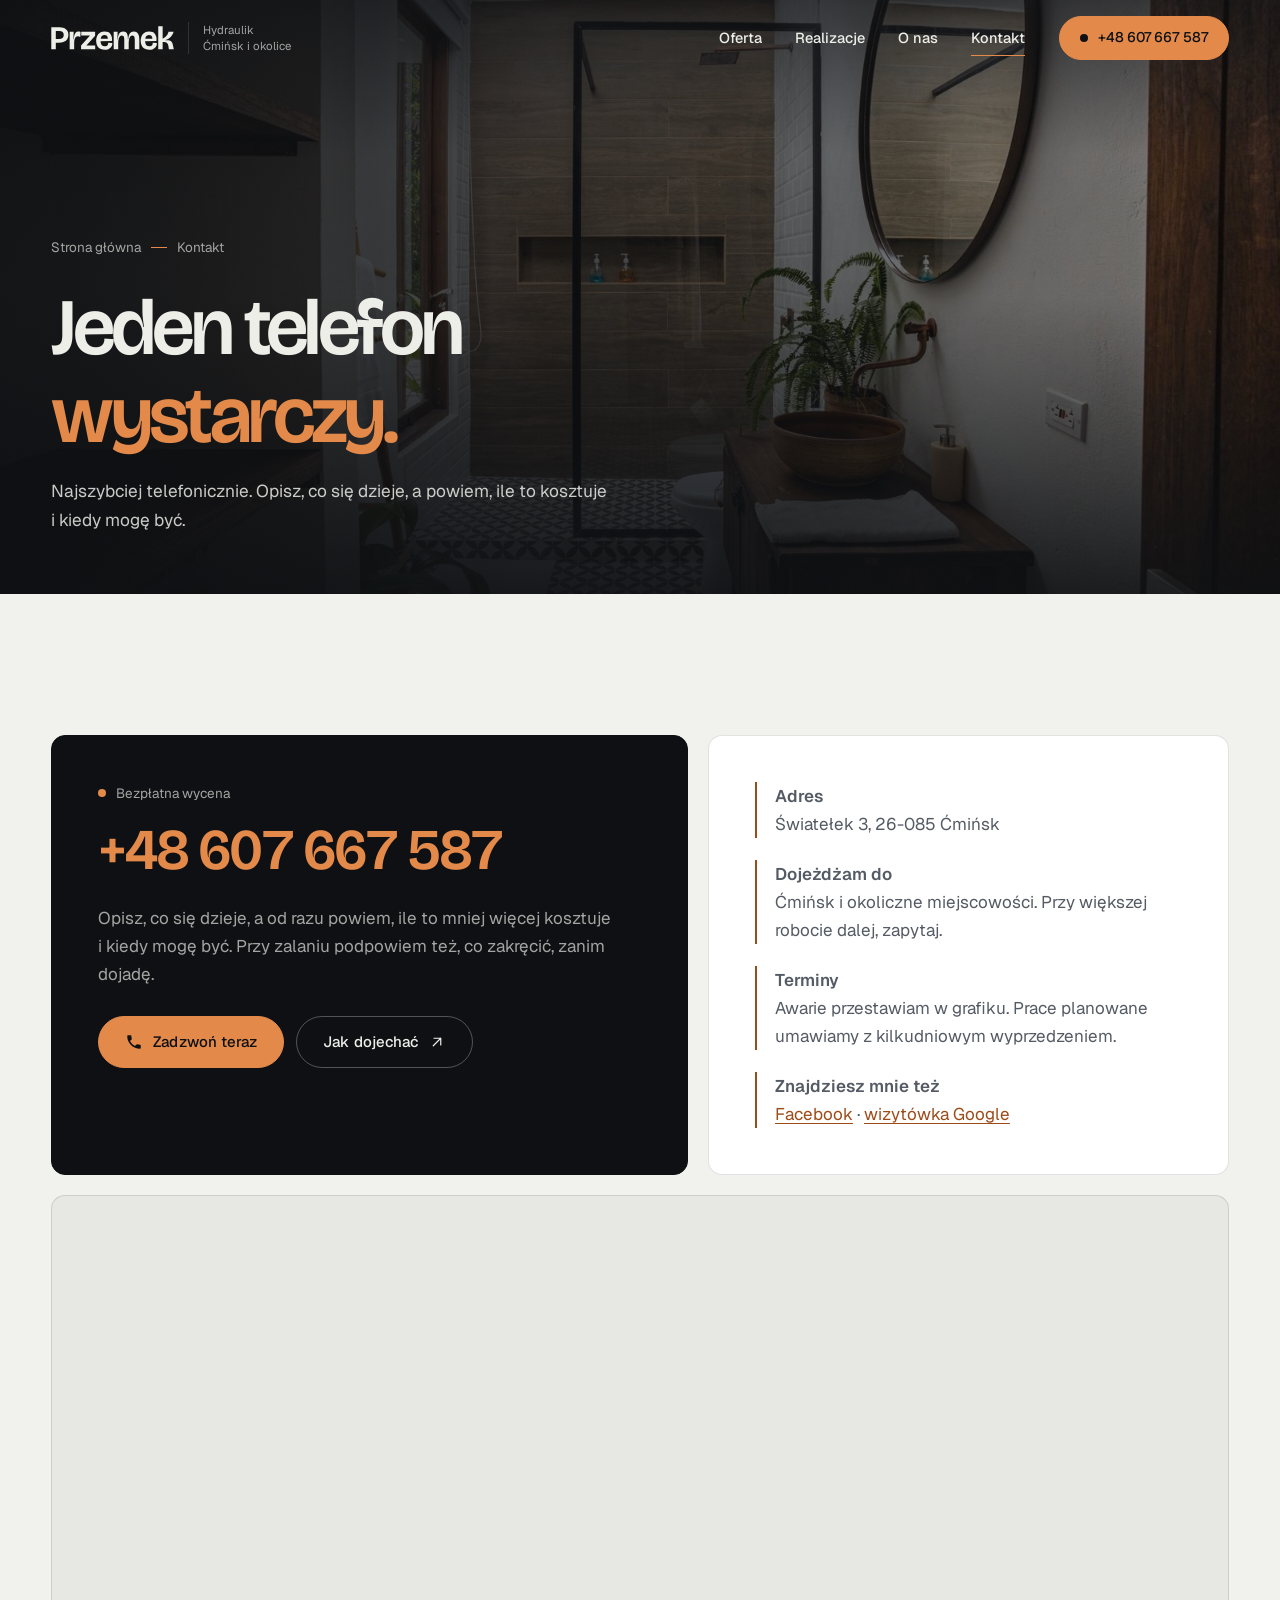
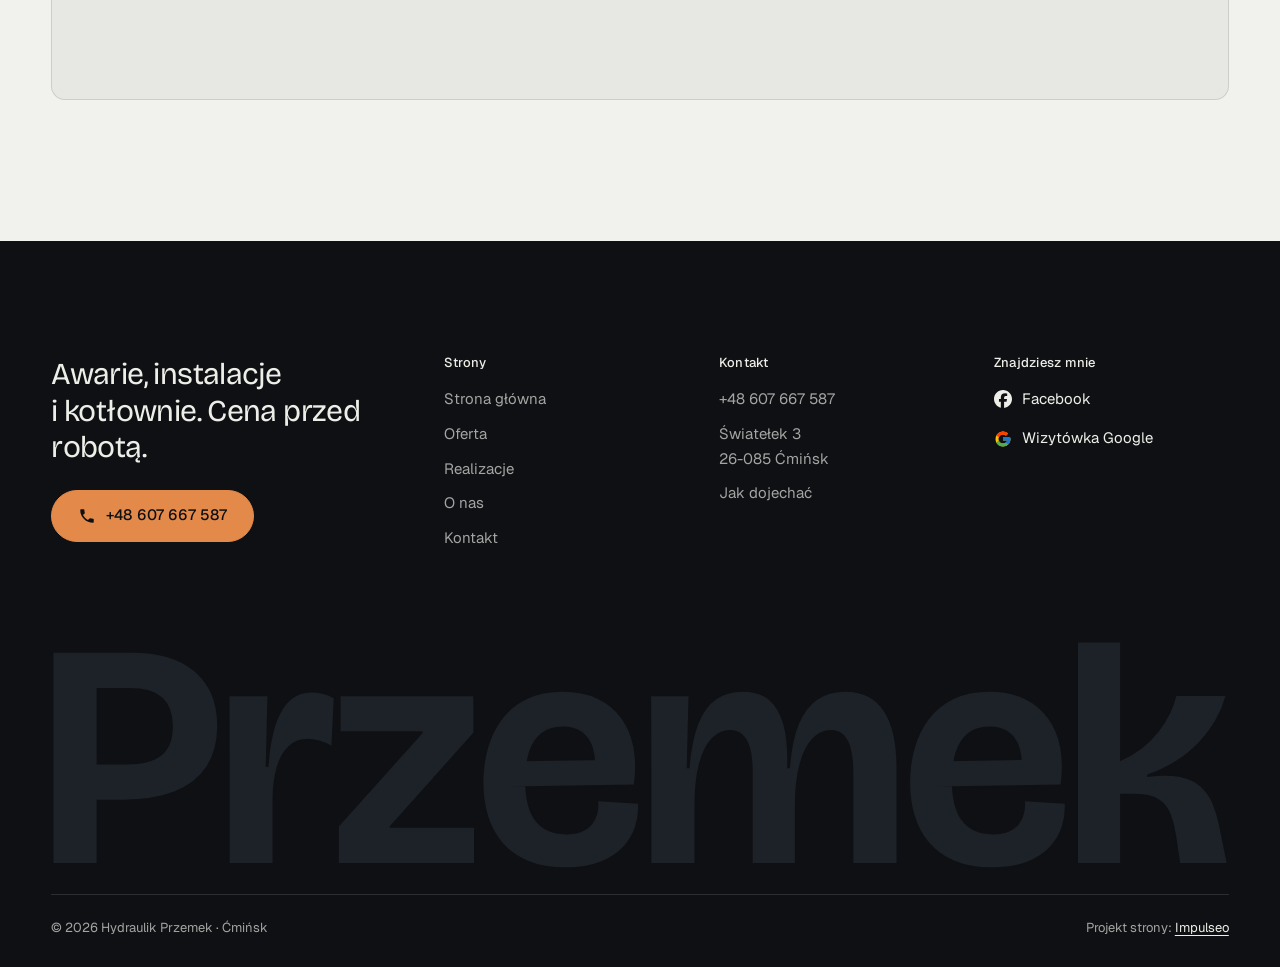
<file: kontakt.html>
<!DOCTYPE html>
<html lang="pl">
<head>
<meta charset="UTF-8">
<meta name="viewport" content="width=device-width, initial-scale=1.0">
<title>Kontakt - Hydraulik Przemek, Ćmińsk | +48 607 667 587</title>
<meta name="description" content="Hydraulik Przemek, Światełek 3, 26-085 Ćmińsk. Zadzwoń: +48 607 667 587. Bezpłatna wycena w Ćmińsku i okolicy.">
<link rel="canonical" href="https://impulseo-pl.github.io/hydraulik-przemek/kontakt.html">
<meta name="robots" content="noindex, nofollow">
<meta name="theme-color" content="#0E1013">
<meta property="og:type" content="website">
<meta property="og:locale" content="pl_PL">
<meta property="og:site_name" content="Hydraulik Przemek">
<meta property="og:title" content="Kontakt - Hydraulik Przemek, Ćmińsk | +48 607 667 587">
<meta property="og:description" content="Hydraulik Przemek, Światełek 3, 26-085 Ćmińsk. Zadzwoń: +48 607 667 587. Bezpłatna wycena w Ćmińsku i okolicy.">
<meta property="og:url" content="https://impulseo-pl.github.io/hydraulik-przemek/kontakt.html">
<meta property="og:image" content="https://impulseo-pl.github.io/hydraulik-przemek/img/og.jpg">
<meta property="og:image:width" content="1200">
<meta property="og:image:height" content="630">
<meta name="twitter:card" content="summary_large_image">
<script type="application/ld+json">{"@context": "https://schema.org", "@type": "Plumber", "name": "Hydraulik Przemek", "url": "https://impulseo-pl.github.io/hydraulik-przemek/", "telephone": "+48607667587", "image": "https://impulseo-pl.github.io/hydraulik-przemek/img/og.jpg", "address": {"@type": "PostalAddress", "streetAddress": "Światełek 3", "postalCode": "26-085", "addressLocality": "Ćmińsk", "addressCountry": "PL"}, "geo": {"@type": "GeoCoordinates", "latitude": 50.9876438, "longitude": 20.5585404}, "areaServed": "Ćmińsk", "aggregateRating": {"@type": "AggregateRating", "ratingValue": "5.0", "reviewCount": "11"}, "sameAs": ["https://www.facebook.com/profile.php?id=61587726142576", "https://maps.google.com/?cid=12525829976915502586"]}</script>
<script>(function(){var d=document.documentElement;d.classList.add('js');try{if(!window.matchMedia('(prefers-reduced-motion: reduce)').matches)d.classList.add('anim');}catch(e){}setTimeout(function(){if(!d.classList.contains('anim-ok'))d.classList.remove('anim');},3500);})();</script>
<link rel="preload" as="image" href="img/g11.jpg" fetchpriority="high">
<link rel="preconnect" href="https://fonts.googleapis.com">
<link rel="preconnect" href="https://fonts.gstatic.com" crossorigin>
<link href="https://fonts.googleapis.com/css2?family=Bricolage+Grotesque:opsz,wght@12..96,400..700&family=Geist:wght@400..600&display=swap" rel="stylesheet">
<link rel="stylesheet" href="assets/styles.css?v=20261022a">
<script src="assets/lenis.min.js?v=1.1.20" defer></script>
<script src="assets/main.js?v=20261022a" defer></script>
</head>
<body>
<a class="skip" href="#tresc">Przejdź do treści</a>
<header class="site-head">
<div class="head-in">
  <a class="brand" href="index.html" aria-label="Hydraulik Przemek - strona główna">
    <span class="znak"><svg class="wm" viewBox="37 -700 3698 722" role="img" aria-label="Przemek"><path pathLength="1" style="--i:0" d="M138.75 -198.5V-309.25H275.25Q347.0 -309.25 383.25 -337.375Q419.5 -365.5 419.5 -429.5Q419.5 -490.0 386.25 -519.625Q353.0 -549.25 285.25 -549.25H138.75V-660.0H295Q351.5 -660.0 399.625 -646.375Q447.75 -632.75 483.5 -604.25Q519.25 -575.75 539.125 -532.625Q559.0 -489.5 559.0 -429.75Q559.0 -354.25 525.0 -302.625Q491 -251 425.375 -224.75Q359.75 -198.5 262.75 -198.5ZM44.5 0.0V-660.0H180.25V0.0Z"/><path pathLength="1" style="--i:1" d="M598.0 0V-271.25L597.5 -523.5H716.75L711.25 -302.25H719.75Q725.75 -387.5 743.875 -438.625Q762.0 -489.75 790.25 -512.5Q818.5 -535.25 854.25 -535.25Q871.0 -535.25 889.125 -530.875Q907.25 -526.5 925.0 -517L917.75 -368.25Q898.0 -379.25 879.0 -384.375Q860.0 -389.5 843.0 -389.5Q808.0 -389.5 783.375 -367.0Q758.75 -344.5 745.75 -301.0Q732.75 -257.5 732.75 -195.25V0.0Z"/><path pathLength="1" style="--i:2" d="M940.75 0.0V-114.25L1203.5 -407.25V-413.25H946.25V-523.5H1363.25V-408.5L1100.75 -115.25V-110.25H1365.5V0.0Z"/><path pathLength="1" style="--i:3" d="M1653.0 13.75Q1583.25 13.75 1534.375 -6.875Q1485.5 -27.5 1454.5 -64.125Q1423.5 -100.75 1409.125 -149.0Q1394.75 -197.25 1394.75 -252.75Q1394.75 -309.75 1409.375 -361.125Q1424.0 -412.5 1454.25 -452.125Q1484.5 -491.75 1531.625 -514.625Q1578.75 -537.5 1643.75 -537.5Q1706.75 -537.5 1752.875 -515.75Q1799.0 -494 1827.625 -454.625Q1856.25 -415.25 1866.25 -362.25Q1876.25 -309.25 1867.5 -246.25L1479.0 -240V-318.25L1765.0 -323.5L1744.5 -278.25Q1749.0 -325.5 1739.25 -359.0Q1729.5 -392.5 1706.125 -410.5Q1682.75 -428.5 1643.75 -428.5Q1602.25 -428.5 1576.0 -407.375Q1549.75 -386.25 1537.875 -348.125Q1526.0 -310 1526.0 -259Q1526.0 -173.25 1558.375 -131.375Q1590.75 -89.5 1654.75 -89.5Q1684.5 -89.5 1704.25 -97.875Q1724.0 -106.25 1735.875 -120.875Q1747.75 -135.5 1752.375 -154.25Q1757.0 -173 1755.75 -193.5L1880.5 -186.0Q1882.5 -149.5 1871.25 -114.125Q1860.0 -78.75 1833.125 -50.0Q1806.25 -21.25 1761.75 -3.75Q1717.25 13.75 1653.0 13.75Z"/><path pathLength="1" style="--i:4" d="M1922.25 0.0V-269.5L1921.5 -523.5H2039.0L2033.5 -297.5H2042.0Q2049.0 -383.75 2069.625 -436.375Q2090.25 -489.0 2125.25 -513.25Q2160.25 -537.5 2209.5 -537.5Q2260.5 -537.5 2291.75 -511.625Q2323.0 -485.75 2337.25 -432.75Q2351.5 -379.75 2348.75 -297.5H2357.25Q2363.75 -382.75 2385.375 -435.375Q2407.0 -488 2443.375 -512.75Q2479.75 -537.5 2530.75 -537.5Q2571.5 -537.5 2601.5 -522.5Q2631.5 -507.5 2651.875 -477.375Q2672.25 -447.25 2682.25 -401.625Q2692.25 -356.0 2692.25 -294.75V0.0H2556.5V-281.0Q2556.5 -327.25 2548.875 -357.5Q2541.25 -387.75 2525.625 -402.375Q2510.0 -417 2485.5 -417.0Q2452.5 -417.0 2427.125 -389.5Q2401.75 -362.0 2387.375 -309.125Q2373.0 -256.25 2373.0 -178.5V0H2240.5V-285.75Q2240.5 -330.75 2232.75 -359.625Q2225.0 -388.5 2209.125 -402.75Q2193.25 -417.0 2169.0 -417Q2137.5 -417.0 2112.5 -392.0Q2087.5 -367.0 2072.625 -314.125Q2057.75 -261.25 2057.75 -178.5V0.0Z"/><path pathLength="1" style="--i:5" d="M2993.0 13.75Q2923.25 13.75 2874.375 -6.875Q2825.5 -27.5 2794.5 -64.125Q2763.5 -100.75 2749.125 -149.0Q2734.75 -197.25 2734.75 -252.75Q2734.75 -309.75 2749.375 -361.125Q2764.0 -412.5 2794.25 -452.125Q2824.5 -491.75 2871.625 -514.625Q2918.75 -537.5 2983.75 -537.5Q3046.75 -537.5 3092.875 -515.75Q3139.0 -494 3167.625 -454.625Q3196.25 -415.25 3206.25 -362.25Q3216.25 -309.25 3207.5 -246.25L2819.0 -240V-318.25L3105.0 -323.5L3084.5 -278.25Q3089.0 -325.5 3079.25 -359.0Q3069.5 -392.5 3046.125 -410.5Q3022.75 -428.5 2983.75 -428.5Q2942.25 -428.5 2916.0 -407.375Q2889.75 -386.25 2877.875 -348.125Q2866.0 -310 2866.0 -259Q2866.0 -173.25 2898.375 -131.375Q2930.75 -89.5 2994.75 -89.5Q3024.5 -89.5 3044.25 -97.875Q3064.0 -106.25 3075.875 -120.875Q3087.75 -135.5 3092.375 -154.25Q3097.0 -173 3095.75 -193.5L3220.5 -186.0Q3222.5 -149.5 3211.25 -114.125Q3200.0 -78.75 3173.125 -50.0Q3146.25 -21.25 3101.75 -3.75Q3057.25 13.75 2993.0 13.75Z"/><path pathLength="1" style="--i:6" d="M3262.0 0V-692.5H3394.5V-319.5Q3432.5 -335.75 3462.5 -359.5Q3492.5 -383.25 3514.75 -411.375Q3537.0 -439.5 3550.875 -468.5Q3564.75 -497.5 3571.0 -524H3725.25Q3715.25 -486.25 3694.125 -449.25Q3673.0 -412.25 3641.5 -379.25Q3610.0 -346.25 3569.125 -320.125Q3528.25 -294.0 3479.5 -278.0V-270.0Q3542.25 -278.25 3582.75 -269.5Q3623.25 -260.75 3647.125 -239.5Q3671.0 -218.25 3684.0 -187.5Q3697.0 -156.75 3704.5 -120.25L3729.0 0H3582.75L3570.25 -85.0Q3564.5 -122.0 3553.75 -151.625Q3543.0 -181.25 3517.25 -199.0Q3491.5 -216.75 3440.5 -217.0L3394.5 -217.25V0.0Z"/></svg></span>
    <span class="brand-sub">Hydraulik<br>Ćmińsk i&nbsp;okolice</span>
  </a>
  <nav class="nav-links" aria-label="Menu główne">
    <a class="nl" href="oferta.html">Oferta</a><a class="nl" href="realizacje.html">Realizacje</a><a class="nl" href="o-nas.html">O&nbsp;nas</a><a class="nl" href="kontakt.html" aria-current="page">Kontakt</a>
    <a class="btn btn-copper nav-cta" href="tel:+48607667587"><span class="live" aria-hidden="true"></span>+48 607 667 587</a>
  </nav>
  <button class="burger" type="button" aria-label="Otwórz menu" aria-expanded="false" aria-controls="mnav"><span></span><span></span></button>
</div>
</header>
<div class="mnav" id="mnav">
  <div class="mnav-in">
    <a class="ml" href="index.html">Strona główna</a><a class="ml" href="oferta.html">Oferta</a><a class="ml" href="realizacje.html">Realizacje</a><a class="ml" href="o-nas.html">O&nbsp;nas</a><a class="ml" href="kontakt.html" aria-current="page">Kontakt</a>
    <div class="mnav-foot">
      <span>Bezpłatna wycena, cenę znasz przed robotą</span>
      <a class="btn btn-copper" href="tel:+48607667587"><svg class="ico" width="16" height="16" viewBox="0 0 24 24" fill="none" aria-hidden="true"><path d="M6.6 10.8a15.5 15.5 0 0 0 6.6 6.6l2.2-2.2a1 1 0 0 1 1-.24 11.4 11.4 0 0 0 3.6.58 1 1 0 0 1 1 1V20a1 1 0 0 1-1 1A17 17 0 0 1 3 4a1 1 0 0 1 1-1h3.5a1 1 0 0 1 1 1c0 1.25.2 2.46.58 3.6a1 1 0 0 1-.25 1l-2.23 2.2Z" fill="currentColor"/></svg>+48 607 667 587</a>
    </div>
  </div>
</div>
<main id="tresc">

<section class="pagehead">
  <div class="pagehead-media"><img src="img/g11.jpg" alt="Łazienka z prysznicem i oknem dachowym" width="1600" height="1066" decoding="async" fetchpriority="high"></div>
  <div class="ph-in">
    <p class="crumb up" style="--d:0"><a href="index.html">Strona główna</a><span class="sl" aria-hidden="true"></span>Kontakt</p>
    <h1><span class="ln"><span class="ln-i" style="--k:0">Jeden telefon</span></span><span class="ln"><span class="ln-i" style="--k:1"><em>wystarczy.</em></span></span></h1>
    <p class="ph-lead up" style="--d:300">Najszybciej telefonicznie. Opisz, co się dzieje, a&nbsp;powiem, ile to kosztuje i&nbsp;kiedy mogę być.</p>
  </div>
</section>

<section class="sec">
  <div class="wrap">
    <div class="k-grid">
      <div class="k-card dark rv">
        <span class="lbl"><span class="live" aria-hidden="true"></span>Bezpłatna wycena</span>
        <a class="k-phone" href="tel:+48607667587">+48 607 667 587</a>
        <p>Opisz, co się dzieje, a&nbsp;od razu powiem, ile to mniej więcej kosztuje i&nbsp;kiedy mogę być. Przy zalaniu podpowiem też, co zakręcić, zanim dojadę.</p>
        <div class="cta-row" style="margin-top:28px">
          <a class="btn btn-copper" href="tel:+48607667587"><svg class="ico" width="16" height="16" viewBox="0 0 24 24" fill="none" aria-hidden="true"><path d="M6.6 10.8a15.5 15.5 0 0 0 6.6 6.6l2.2-2.2a1 1 0 0 1 1-.24 11.4 11.4 0 0 0 3.6.58 1 1 0 0 1 1 1V20a1 1 0 0 1-1 1A17 17 0 0 1 3 4a1 1 0 0 1 1-1h3.5a1 1 0 0 1 1 1c0 1.25.2 2.46.58 3.6a1 1 0 0 1-.25 1l-2.23 2.2Z" fill="currentColor"/></svg>Zadzwoń teraz</a>
          <a class="btn btn-ghost" href="https://maps.google.com/?cid=12525829976915502586" target="_blank" rel="noopener">Jak dojechać<svg class="ico" width="18" height="18" viewBox="0 0 24 24" fill="none" stroke="currentColor" stroke-width="1.6" stroke-linecap="round" stroke-linejoin="round" aria-hidden="true"><path d="M7 17 17 7M8 7h9v9"/></svg></a>
        </div>
      </div>
      <div class="k-card rv" style="--d:120">
        <ul class="k-list bez-ikon">
          <li><span><b>Adres</b>Światełek 3, 26-085 Ćmińsk</span></li>
          <li><span><b>Dojeżdżam do</b>Ćmińsk i&nbsp;okoliczne miejscowości. Przy większej robocie dalej, zapytaj.</span></li>
          <li><span><b>Terminy</b>Awarie przestawiam w&nbsp;grafiku. Prace planowane umawiamy z&nbsp;kilkudniowym wyprzedzeniem.</span></li>
          <li><span><b>Znajdziesz mnie też</b><a class="u" href="https://www.facebook.com/profile.php?id=61587726142576" target="_blank" rel="noopener">Facebook</a> · <a class="u" href="https://maps.google.com/?cid=12525829976915502586" target="_blank" rel="noopener">wizytówka Google</a></span></li>
        </ul>
      </div>
    </div>
    <div class="map map-lg rv">
      <iframe title="Mapa dojazdu - Hydraulik Przemek, Ćmińsk" src="https://maps.google.com/maps?q=50.9876438,20.5585404&z=12&output=embed" loading="lazy" referrerpolicy="no-referrer-when-downgrade"></iframe>
    </div>
  </div>
</section>
</main>
<footer class="site-foot">
  <div class="wrap">
    <div class="foot-top">
      <div>
        <p class="foot-claim">Awarie, instalacje i&nbsp;kotłownie. Cena przed robotą.</p>
        <a class="btn btn-copper" href="tel:+48607667587"><svg class="ico" width="16" height="16" viewBox="0 0 24 24" fill="none" aria-hidden="true"><path d="M6.6 10.8a15.5 15.5 0 0 0 6.6 6.6l2.2-2.2a1 1 0 0 1 1-.24 11.4 11.4 0 0 0 3.6.58 1 1 0 0 1 1 1V20a1 1 0 0 1-1 1A17 17 0 0 1 3 4a1 1 0 0 1 1-1h3.5a1 1 0 0 1 1 1c0 1.25.2 2.46.58 3.6a1 1 0 0 1-.25 1l-2.23 2.2Z" fill="currentColor"/></svg>+48 607 667 587</a>
      </div>
      <div>
        <h4>Strony</h4>
        <ul><li><a href="index.html">Strona główna</a></li><li><a href="oferta.html">Oferta</a></li><li><a href="realizacje.html">Realizacje</a></li><li><a href="o-nas.html">O&nbsp;nas</a></li><li><a href="kontakt.html">Kontakt</a></li></ul>
      </div>
      <div>
        <h4>Kontakt</h4>
        <ul>
          <li><a href="tel:+48607667587">+48 607 667 587</a></li>
          <li>Światełek 3<br>26-085 Ćmińsk</li>
          <li><a href="https://maps.google.com/?cid=12525829976915502586" target="_blank" rel="noopener">Jak dojechać</a></li>
        </ul>
      </div>
      <div>
        <h4>Znajdziesz mnie</h4>
        <ul>
          <li><a class="soc" href="https://www.facebook.com/profile.php?id=61587726142576" target="_blank" rel="noopener" aria-label="Facebook - Hydraulik Przemek"><svg viewBox="0 0 24 24" aria-hidden="true" focusable="false"><path d="M9.101 23.691v-7.98H6.627v-3.667h2.474v-1.58c0-4.085 1.848-5.978 5.858-5.978.401 0 .955.042 1.468.103a8.68 8.68 0 0 1 1.141.195v3.325a8.623 8.623 0 0 0-.653-.036 26.805 26.805 0 0 0-.733-.009c-.707 0-1.259.096-1.675.309a1.686 1.686 0 0 0-.679.622c-.258.42-.374.995-.374 1.752v1.297h3.919l-.386 2.103-.287 1.564h-3.246v8.245C19.396 23.238 24 18.179 24 12.044c0-6.627-5.373-12-12-12s-12 5.373-12 12c0 5.628 3.874 10.35 9.101 11.647Z" fill="currentColor"/></svg>Facebook</a></li>
          <li><a class="soc" href="https://maps.google.com/?cid=12525829976915502586" target="_blank" rel="noopener" aria-label="Wizytówka Hydraulik Przemek w Google"><svg class="g-logo" viewBox="0 0 48 48" aria-hidden="true"><path fill="#FFC107" d="M43.6 20.5H42V20H24v8h11.3C33.7 32.7 29.2 36 24 36c-6.6 0-12-5.4-12-12s5.4-12 12-12c3.1 0 5.8 1.2 7.9 3.1l5.7-5.7C34 6.1 29.3 4 24 4 12.9 4 4 12.9 4 24s8.9 20 20 20 20-8.9 20-20c0-1.3-.1-2.4-.4-3.5z"/><path fill="#FF3D00" d="m6.3 14.7 6.6 4.8C14.7 15.1 19 12 24 12c3.1 0 5.8 1.2 7.9 3.1l5.7-5.7C34 6.1 29.3 4 24 4 16.3 4 9.7 8.3 6.3 14.7z"/><path fill="#4CAF50" d="M24 44c5.2 0 9.9-2 13.4-5.2l-6.2-5.2A11.9 11.9 0 0 1 24 36c-5.2 0-9.6-3.3-11.3-7.9l-6.5 5C9.5 39.6 16.2 44 24 44z"/><path fill="#1976D2" d="M43.6 20.5H42V20H24v8h11.3a12 12 0 0 1-4.1 5.6l6.2 5.2C37 39.2 44 34 44 24c0-1.3-.1-2.4-.4-3.5z"/></svg>Wizytówka Google</a></li>
        </ul>
      </div>
    </div>
    <div class="foot-mark" aria-hidden="true"><svg class="wm-foot" viewBox="37 -700 3698 722" aria-hidden="true" focusable="false"><path style="--i:0" d="M138.75 -198.5V-309.25H275.25Q347.0 -309.25 383.25 -337.375Q419.5 -365.5 419.5 -429.5Q419.5 -490.0 386.25 -519.625Q353.0 -549.25 285.25 -549.25H138.75V-660.0H295Q351.5 -660.0 399.625 -646.375Q447.75 -632.75 483.5 -604.25Q519.25 -575.75 539.125 -532.625Q559.0 -489.5 559.0 -429.75Q559.0 -354.25 525.0 -302.625Q491 -251 425.375 -224.75Q359.75 -198.5 262.75 -198.5ZM44.5 0.0V-660.0H180.25V0.0Z"/><path style="--i:1" d="M598.0 0V-271.25L597.5 -523.5H716.75L711.25 -302.25H719.75Q725.75 -387.5 743.875 -438.625Q762.0 -489.75 790.25 -512.5Q818.5 -535.25 854.25 -535.25Q871.0 -535.25 889.125 -530.875Q907.25 -526.5 925.0 -517L917.75 -368.25Q898.0 -379.25 879.0 -384.375Q860.0 -389.5 843.0 -389.5Q808.0 -389.5 783.375 -367.0Q758.75 -344.5 745.75 -301.0Q732.75 -257.5 732.75 -195.25V0.0Z"/><path style="--i:2" d="M940.75 0.0V-114.25L1203.5 -407.25V-413.25H946.25V-523.5H1363.25V-408.5L1100.75 -115.25V-110.25H1365.5V0.0Z"/><path style="--i:3" d="M1653.0 13.75Q1583.25 13.75 1534.375 -6.875Q1485.5 -27.5 1454.5 -64.125Q1423.5 -100.75 1409.125 -149.0Q1394.75 -197.25 1394.75 -252.75Q1394.75 -309.75 1409.375 -361.125Q1424.0 -412.5 1454.25 -452.125Q1484.5 -491.75 1531.625 -514.625Q1578.75 -537.5 1643.75 -537.5Q1706.75 -537.5 1752.875 -515.75Q1799.0 -494 1827.625 -454.625Q1856.25 -415.25 1866.25 -362.25Q1876.25 -309.25 1867.5 -246.25L1479.0 -240V-318.25L1765.0 -323.5L1744.5 -278.25Q1749.0 -325.5 1739.25 -359.0Q1729.5 -392.5 1706.125 -410.5Q1682.75 -428.5 1643.75 -428.5Q1602.25 -428.5 1576.0 -407.375Q1549.75 -386.25 1537.875 -348.125Q1526.0 -310 1526.0 -259Q1526.0 -173.25 1558.375 -131.375Q1590.75 -89.5 1654.75 -89.5Q1684.5 -89.5 1704.25 -97.875Q1724.0 -106.25 1735.875 -120.875Q1747.75 -135.5 1752.375 -154.25Q1757.0 -173 1755.75 -193.5L1880.5 -186.0Q1882.5 -149.5 1871.25 -114.125Q1860.0 -78.75 1833.125 -50.0Q1806.25 -21.25 1761.75 -3.75Q1717.25 13.75 1653.0 13.75Z"/><path style="--i:4" d="M1922.25 0.0V-269.5L1921.5 -523.5H2039.0L2033.5 -297.5H2042.0Q2049.0 -383.75 2069.625 -436.375Q2090.25 -489.0 2125.25 -513.25Q2160.25 -537.5 2209.5 -537.5Q2260.5 -537.5 2291.75 -511.625Q2323.0 -485.75 2337.25 -432.75Q2351.5 -379.75 2348.75 -297.5H2357.25Q2363.75 -382.75 2385.375 -435.375Q2407.0 -488 2443.375 -512.75Q2479.75 -537.5 2530.75 -537.5Q2571.5 -537.5 2601.5 -522.5Q2631.5 -507.5 2651.875 -477.375Q2672.25 -447.25 2682.25 -401.625Q2692.25 -356.0 2692.25 -294.75V0.0H2556.5V-281.0Q2556.5 -327.25 2548.875 -357.5Q2541.25 -387.75 2525.625 -402.375Q2510.0 -417 2485.5 -417.0Q2452.5 -417.0 2427.125 -389.5Q2401.75 -362.0 2387.375 -309.125Q2373.0 -256.25 2373.0 -178.5V0H2240.5V-285.75Q2240.5 -330.75 2232.75 -359.625Q2225.0 -388.5 2209.125 -402.75Q2193.25 -417.0 2169.0 -417Q2137.5 -417.0 2112.5 -392.0Q2087.5 -367.0 2072.625 -314.125Q2057.75 -261.25 2057.75 -178.5V0.0Z"/><path style="--i:5" d="M2993.0 13.75Q2923.25 13.75 2874.375 -6.875Q2825.5 -27.5 2794.5 -64.125Q2763.5 -100.75 2749.125 -149.0Q2734.75 -197.25 2734.75 -252.75Q2734.75 -309.75 2749.375 -361.125Q2764.0 -412.5 2794.25 -452.125Q2824.5 -491.75 2871.625 -514.625Q2918.75 -537.5 2983.75 -537.5Q3046.75 -537.5 3092.875 -515.75Q3139.0 -494 3167.625 -454.625Q3196.25 -415.25 3206.25 -362.25Q3216.25 -309.25 3207.5 -246.25L2819.0 -240V-318.25L3105.0 -323.5L3084.5 -278.25Q3089.0 -325.5 3079.25 -359.0Q3069.5 -392.5 3046.125 -410.5Q3022.75 -428.5 2983.75 -428.5Q2942.25 -428.5 2916.0 -407.375Q2889.75 -386.25 2877.875 -348.125Q2866.0 -310 2866.0 -259Q2866.0 -173.25 2898.375 -131.375Q2930.75 -89.5 2994.75 -89.5Q3024.5 -89.5 3044.25 -97.875Q3064.0 -106.25 3075.875 -120.875Q3087.75 -135.5 3092.375 -154.25Q3097.0 -173 3095.75 -193.5L3220.5 -186.0Q3222.5 -149.5 3211.25 -114.125Q3200.0 -78.75 3173.125 -50.0Q3146.25 -21.25 3101.75 -3.75Q3057.25 13.75 2993.0 13.75Z"/><path style="--i:6" d="M3262.0 0V-692.5H3394.5V-319.5Q3432.5 -335.75 3462.5 -359.5Q3492.5 -383.25 3514.75 -411.375Q3537.0 -439.5 3550.875 -468.5Q3564.75 -497.5 3571.0 -524H3725.25Q3715.25 -486.25 3694.125 -449.25Q3673.0 -412.25 3641.5 -379.25Q3610.0 -346.25 3569.125 -320.125Q3528.25 -294.0 3479.5 -278.0V-270.0Q3542.25 -278.25 3582.75 -269.5Q3623.25 -260.75 3647.125 -239.5Q3671.0 -218.25 3684.0 -187.5Q3697.0 -156.75 3704.5 -120.25L3729.0 0H3582.75L3570.25 -85.0Q3564.5 -122.0 3553.75 -151.625Q3543.0 -181.25 3517.25 -199.0Q3491.5 -216.75 3440.5 -217.0L3394.5 -217.25V0.0Z"/></svg></div>
    <div class="foot-bottom">
      <span>© 2026 Hydraulik Przemek · Ćmińsk</span>
      <span>Projekt strony: <a class="foot-credit" href="https://impulseo.pl" target="_blank" rel="noopener">Impulseo</a></span>
    </div>
  </div>
</footer>
<div class="sticky-call">
  <a class="btn btn-copper" href="tel:+48607667587"><svg class="ico" width="16" height="16" viewBox="0 0 24 24" fill="none" aria-hidden="true"><path d="M6.6 10.8a15.5 15.5 0 0 0 6.6 6.6l2.2-2.2a1 1 0 0 1 1-.24 11.4 11.4 0 0 0 3.6.58 1 1 0 0 1 1 1V20a1 1 0 0 1-1 1A17 17 0 0 1 3 4a1 1 0 0 1 1-1h3.5a1 1 0 0 1 1 1c0 1.25.2 2.46.58 3.6a1 1 0 0 1-.25 1l-2.23 2.2Z" fill="currentColor"/></svg>Zadzwoń</a>
  <a class="btn btn-ghost" href="kontakt.html">Kontakt i&nbsp;dojazd</a>
</div>
<div class="demo-wazne" data-do="2026-10-28" data-cykl="3" hidden><svg class="dw-ico" width="13" height="13" viewBox="0 0 24 24" fill="none" aria-hidden="true"><circle cx="12" cy="12" r="8.6" stroke="currentColor" stroke-width="1.8"/><path d="M12 7.2V12l3.3 2" stroke="currentColor" stroke-width="1.8" stroke-linecap="round"/></svg><span class="dw-txt"></span></div>
</body>
</html>
</file>
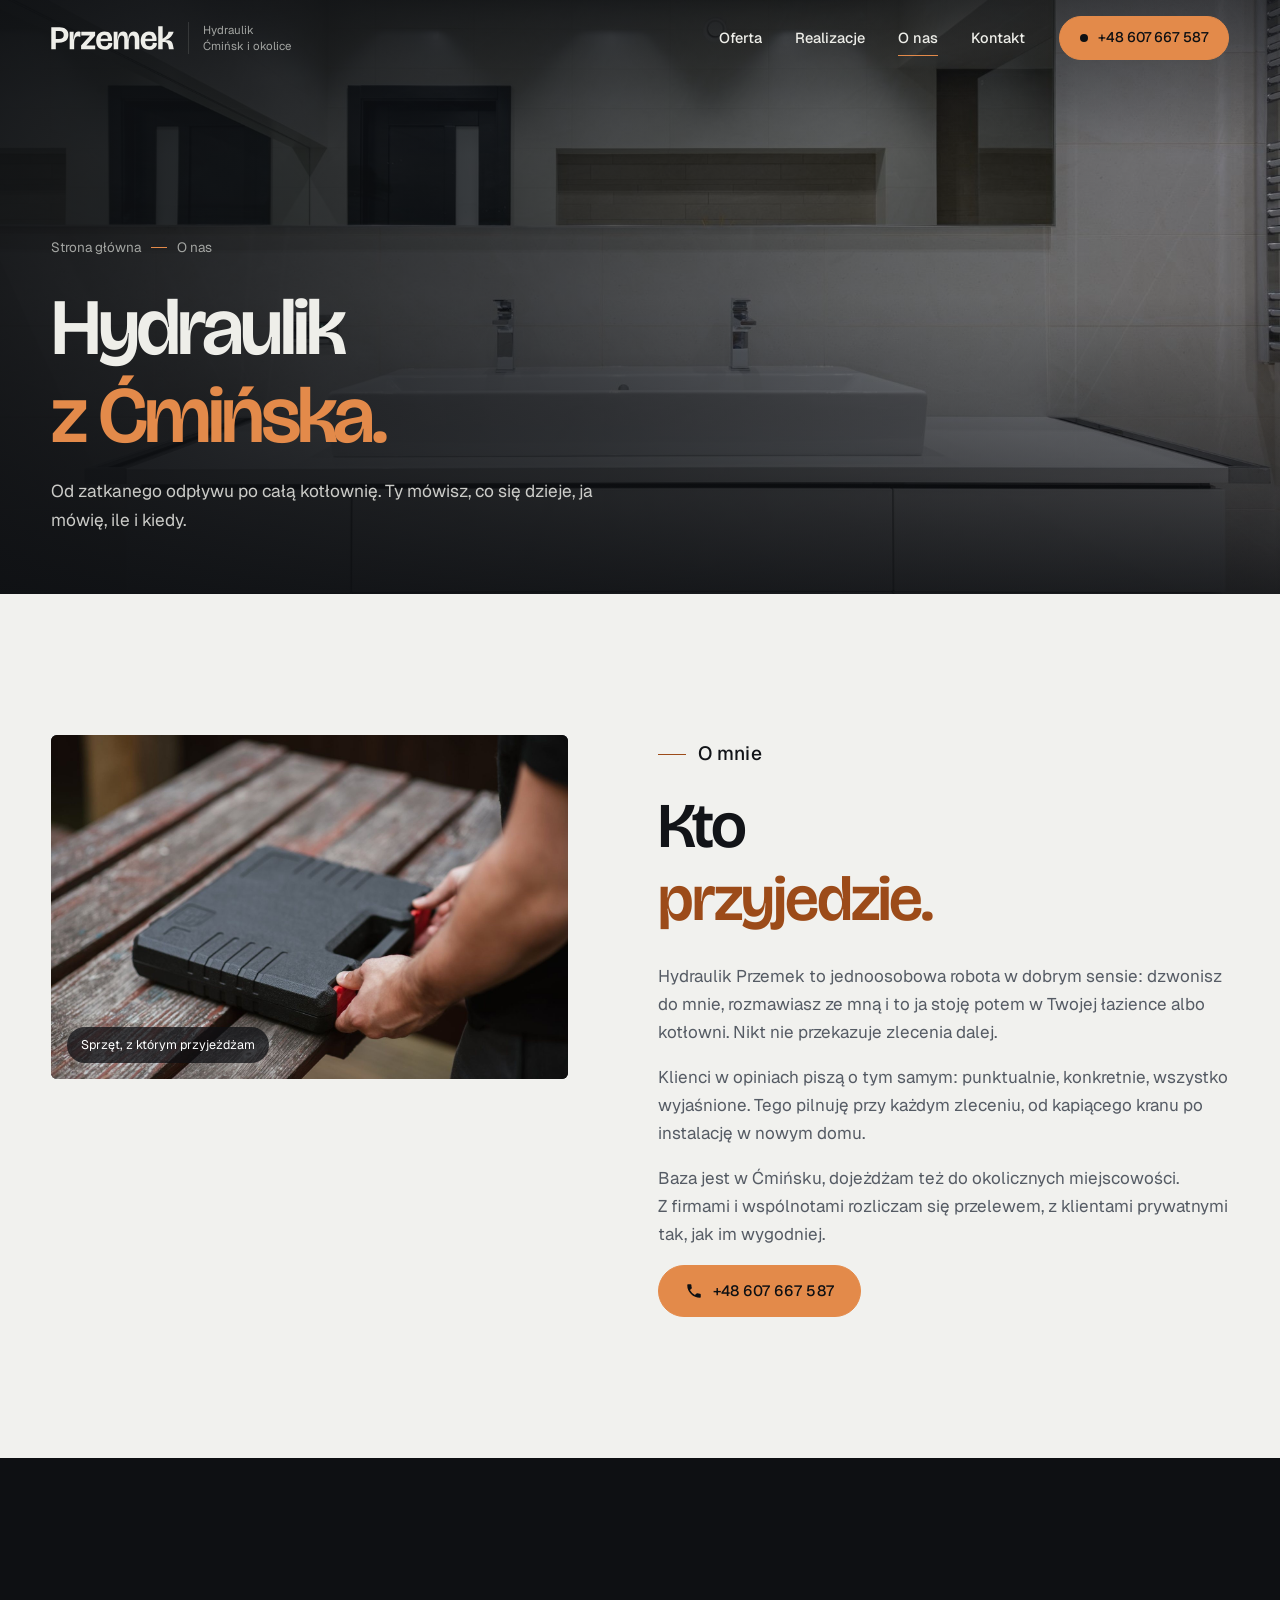
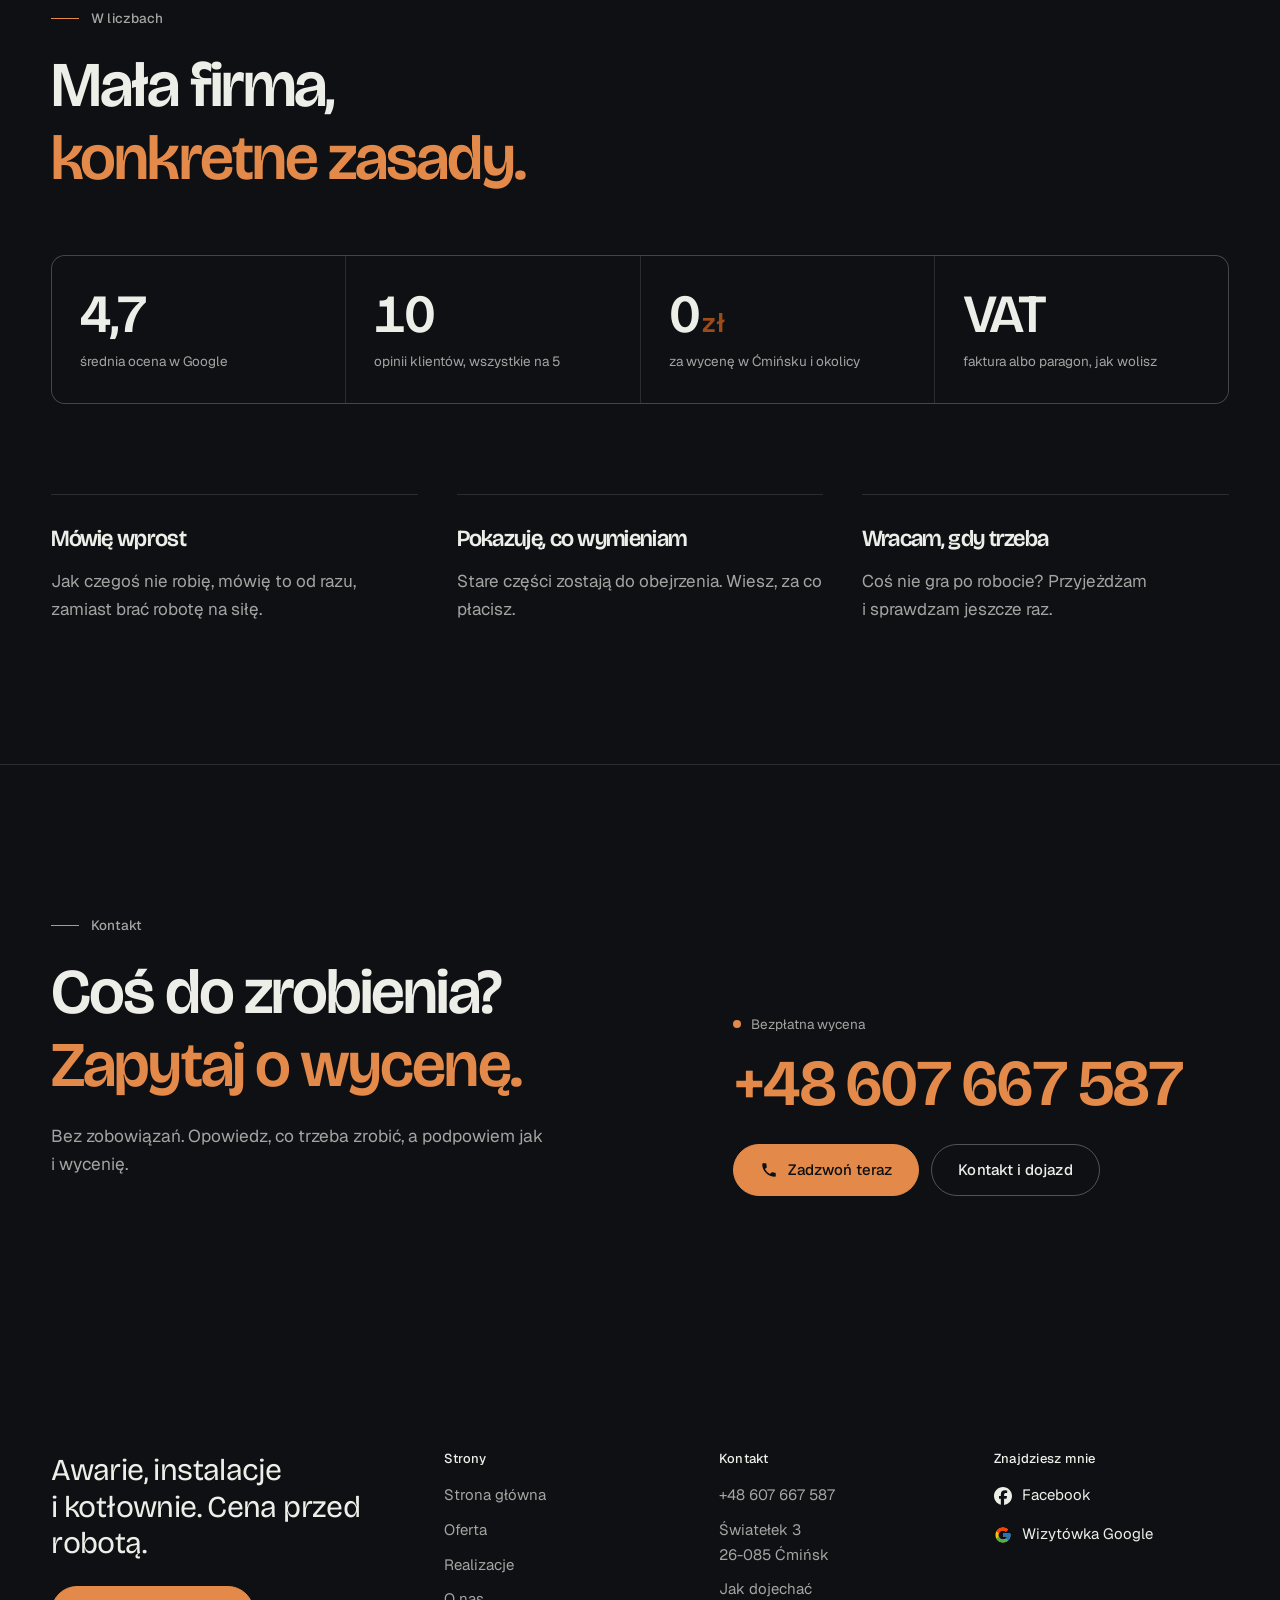
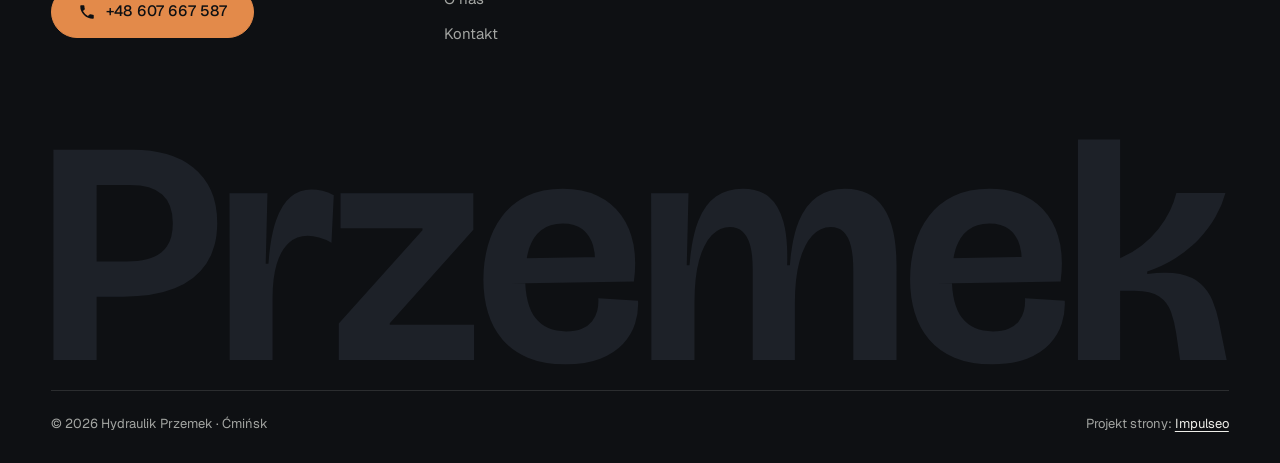
<file: o-nas.html>
<!DOCTYPE html>
<html lang="pl">
<head>
<meta charset="UTF-8">
<meta name="viewport" content="width=device-width, initial-scale=1.0">
<title>O mnie - Hydraulik Przemek, Ćmińsk</title>
<meta name="description" content="Hydraulik Przemek z Ćmińska. Awarie, instalacje, kotły i łazienki. Cena przed robotą, gwarancja na robociznę, 5,0 w Google.">
<link rel="canonical" href="https://impulseo-pl.github.io/hydraulik-przemek/o-nas.html">
<meta name="robots" content="noindex, nofollow">
<meta name="theme-color" content="#0E1013">
<meta property="og:type" content="website">
<meta property="og:locale" content="pl_PL">
<meta property="og:site_name" content="Hydraulik Przemek">
<meta property="og:title" content="O mnie - Hydraulik Przemek, Ćmińsk">
<meta property="og:description" content="Hydraulik Przemek z Ćmińska. Awarie, instalacje, kotły i łazienki. Cena przed robotą, gwarancja na robociznę, 5,0 w Google.">
<meta property="og:url" content="https://impulseo-pl.github.io/hydraulik-przemek/o-nas.html">
<meta property="og:image" content="https://impulseo-pl.github.io/hydraulik-przemek/img/og.jpg">
<meta property="og:image:width" content="1200">
<meta property="og:image:height" content="630">
<meta name="twitter:card" content="summary_large_image">
<script type="application/ld+json">{"@context": "https://schema.org", "@type": "Plumber", "name": "Hydraulik Przemek", "url": "https://impulseo-pl.github.io/hydraulik-przemek/", "telephone": "+48607667587", "image": "https://impulseo-pl.github.io/hydraulik-przemek/img/og.jpg", "address": {"@type": "PostalAddress", "streetAddress": "Światełek 3", "postalCode": "26-085", "addressLocality": "Ćmińsk", "addressCountry": "PL"}, "geo": {"@type": "GeoCoordinates", "latitude": 50.9876438, "longitude": 20.5585404}, "areaServed": "Ćmińsk", "aggregateRating": {"@type": "AggregateRating", "ratingValue": "5.0", "reviewCount": "11"}, "sameAs": ["https://www.facebook.com/profile.php?id=61587726142576", "https://maps.google.com/?cid=12525829976915502586"]}</script>
<script>(function(){var d=document.documentElement;d.classList.add('js');try{if(!window.matchMedia('(prefers-reduced-motion: reduce)').matches)d.classList.add('anim');}catch(e){}setTimeout(function(){if(!d.classList.contains('anim-ok'))d.classList.remove('anim');},3500);})();</script>
<link rel="preload" as="image" href="img/g4.jpg" fetchpriority="high">
<link rel="preconnect" href="https://fonts.googleapis.com">
<link rel="preconnect" href="https://fonts.gstatic.com" crossorigin>
<link href="https://fonts.googleapis.com/css2?family=Bricolage+Grotesque:opsz,wght@12..96,400..700&family=Geist:wght@400..600&display=swap" rel="stylesheet">
<link rel="stylesheet" href="assets/styles.css?v=20261022a">
<script src="assets/lenis.min.js?v=1.1.20" defer></script>
<script src="assets/main.js?v=20261022a" defer></script>
</head>
<body>
<a class="skip" href="#tresc">Przejdź do treści</a>
<header class="site-head">
<div class="head-in">
  <a class="brand" href="index.html" aria-label="Hydraulik Przemek - strona główna">
    <span class="znak"><svg class="wm" viewBox="37 -700 3698 722" role="img" aria-label="Przemek"><path pathLength="1" style="--i:0" d="M138.75 -198.5V-309.25H275.25Q347.0 -309.25 383.25 -337.375Q419.5 -365.5 419.5 -429.5Q419.5 -490.0 386.25 -519.625Q353.0 -549.25 285.25 -549.25H138.75V-660.0H295Q351.5 -660.0 399.625 -646.375Q447.75 -632.75 483.5 -604.25Q519.25 -575.75 539.125 -532.625Q559.0 -489.5 559.0 -429.75Q559.0 -354.25 525.0 -302.625Q491 -251 425.375 -224.75Q359.75 -198.5 262.75 -198.5ZM44.5 0.0V-660.0H180.25V0.0Z"/><path pathLength="1" style="--i:1" d="M598.0 0V-271.25L597.5 -523.5H716.75L711.25 -302.25H719.75Q725.75 -387.5 743.875 -438.625Q762.0 -489.75 790.25 -512.5Q818.5 -535.25 854.25 -535.25Q871.0 -535.25 889.125 -530.875Q907.25 -526.5 925.0 -517L917.75 -368.25Q898.0 -379.25 879.0 -384.375Q860.0 -389.5 843.0 -389.5Q808.0 -389.5 783.375 -367.0Q758.75 -344.5 745.75 -301.0Q732.75 -257.5 732.75 -195.25V0.0Z"/><path pathLength="1" style="--i:2" d="M940.75 0.0V-114.25L1203.5 -407.25V-413.25H946.25V-523.5H1363.25V-408.5L1100.75 -115.25V-110.25H1365.5V0.0Z"/><path pathLength="1" style="--i:3" d="M1653.0 13.75Q1583.25 13.75 1534.375 -6.875Q1485.5 -27.5 1454.5 -64.125Q1423.5 -100.75 1409.125 -149.0Q1394.75 -197.25 1394.75 -252.75Q1394.75 -309.75 1409.375 -361.125Q1424.0 -412.5 1454.25 -452.125Q1484.5 -491.75 1531.625 -514.625Q1578.75 -537.5 1643.75 -537.5Q1706.75 -537.5 1752.875 -515.75Q1799.0 -494 1827.625 -454.625Q1856.25 -415.25 1866.25 -362.25Q1876.25 -309.25 1867.5 -246.25L1479.0 -240V-318.25L1765.0 -323.5L1744.5 -278.25Q1749.0 -325.5 1739.25 -359.0Q1729.5 -392.5 1706.125 -410.5Q1682.75 -428.5 1643.75 -428.5Q1602.25 -428.5 1576.0 -407.375Q1549.75 -386.25 1537.875 -348.125Q1526.0 -310 1526.0 -259Q1526.0 -173.25 1558.375 -131.375Q1590.75 -89.5 1654.75 -89.5Q1684.5 -89.5 1704.25 -97.875Q1724.0 -106.25 1735.875 -120.875Q1747.75 -135.5 1752.375 -154.25Q1757.0 -173 1755.75 -193.5L1880.5 -186.0Q1882.5 -149.5 1871.25 -114.125Q1860.0 -78.75 1833.125 -50.0Q1806.25 -21.25 1761.75 -3.75Q1717.25 13.75 1653.0 13.75Z"/><path pathLength="1" style="--i:4" d="M1922.25 0.0V-269.5L1921.5 -523.5H2039.0L2033.5 -297.5H2042.0Q2049.0 -383.75 2069.625 -436.375Q2090.25 -489.0 2125.25 -513.25Q2160.25 -537.5 2209.5 -537.5Q2260.5 -537.5 2291.75 -511.625Q2323.0 -485.75 2337.25 -432.75Q2351.5 -379.75 2348.75 -297.5H2357.25Q2363.75 -382.75 2385.375 -435.375Q2407.0 -488 2443.375 -512.75Q2479.75 -537.5 2530.75 -537.5Q2571.5 -537.5 2601.5 -522.5Q2631.5 -507.5 2651.875 -477.375Q2672.25 -447.25 2682.25 -401.625Q2692.25 -356.0 2692.25 -294.75V0.0H2556.5V-281.0Q2556.5 -327.25 2548.875 -357.5Q2541.25 -387.75 2525.625 -402.375Q2510.0 -417 2485.5 -417.0Q2452.5 -417.0 2427.125 -389.5Q2401.75 -362.0 2387.375 -309.125Q2373.0 -256.25 2373.0 -178.5V0H2240.5V-285.75Q2240.5 -330.75 2232.75 -359.625Q2225.0 -388.5 2209.125 -402.75Q2193.25 -417.0 2169.0 -417Q2137.5 -417.0 2112.5 -392.0Q2087.5 -367.0 2072.625 -314.125Q2057.75 -261.25 2057.75 -178.5V0.0Z"/><path pathLength="1" style="--i:5" d="M2993.0 13.75Q2923.25 13.75 2874.375 -6.875Q2825.5 -27.5 2794.5 -64.125Q2763.5 -100.75 2749.125 -149.0Q2734.75 -197.25 2734.75 -252.75Q2734.75 -309.75 2749.375 -361.125Q2764.0 -412.5 2794.25 -452.125Q2824.5 -491.75 2871.625 -514.625Q2918.75 -537.5 2983.75 -537.5Q3046.75 -537.5 3092.875 -515.75Q3139.0 -494 3167.625 -454.625Q3196.25 -415.25 3206.25 -362.25Q3216.25 -309.25 3207.5 -246.25L2819.0 -240V-318.25L3105.0 -323.5L3084.5 -278.25Q3089.0 -325.5 3079.25 -359.0Q3069.5 -392.5 3046.125 -410.5Q3022.75 -428.5 2983.75 -428.5Q2942.25 -428.5 2916.0 -407.375Q2889.75 -386.25 2877.875 -348.125Q2866.0 -310 2866.0 -259Q2866.0 -173.25 2898.375 -131.375Q2930.75 -89.5 2994.75 -89.5Q3024.5 -89.5 3044.25 -97.875Q3064.0 -106.25 3075.875 -120.875Q3087.75 -135.5 3092.375 -154.25Q3097.0 -173 3095.75 -193.5L3220.5 -186.0Q3222.5 -149.5 3211.25 -114.125Q3200.0 -78.75 3173.125 -50.0Q3146.25 -21.25 3101.75 -3.75Q3057.25 13.75 2993.0 13.75Z"/><path pathLength="1" style="--i:6" d="M3262.0 0V-692.5H3394.5V-319.5Q3432.5 -335.75 3462.5 -359.5Q3492.5 -383.25 3514.75 -411.375Q3537.0 -439.5 3550.875 -468.5Q3564.75 -497.5 3571.0 -524H3725.25Q3715.25 -486.25 3694.125 -449.25Q3673.0 -412.25 3641.5 -379.25Q3610.0 -346.25 3569.125 -320.125Q3528.25 -294.0 3479.5 -278.0V-270.0Q3542.25 -278.25 3582.75 -269.5Q3623.25 -260.75 3647.125 -239.5Q3671.0 -218.25 3684.0 -187.5Q3697.0 -156.75 3704.5 -120.25L3729.0 0H3582.75L3570.25 -85.0Q3564.5 -122.0 3553.75 -151.625Q3543.0 -181.25 3517.25 -199.0Q3491.5 -216.75 3440.5 -217.0L3394.5 -217.25V0.0Z"/></svg></span>
    <span class="brand-sub">Hydraulik<br>Ćmińsk i&nbsp;okolice</span>
  </a>
  <nav class="nav-links" aria-label="Menu główne">
    <a class="nl" href="oferta.html">Oferta</a><a class="nl" href="realizacje.html">Realizacje</a><a class="nl" href="o-nas.html" aria-current="page">O&nbsp;nas</a><a class="nl" href="kontakt.html">Kontakt</a>
    <a class="btn btn-copper nav-cta" href="tel:+48607667587"><span class="live" aria-hidden="true"></span>+48 607 667 587</a>
  </nav>
  <button class="burger" type="button" aria-label="Otwórz menu" aria-expanded="false" aria-controls="mnav"><span></span><span></span></button>
</div>
</header>
<div class="mnav" id="mnav">
  <div class="mnav-in">
    <a class="ml" href="index.html">Strona główna</a><a class="ml" href="oferta.html">Oferta</a><a class="ml" href="realizacje.html">Realizacje</a><a class="ml" href="o-nas.html" aria-current="page">O&nbsp;nas</a><a class="ml" href="kontakt.html">Kontakt</a>
    <div class="mnav-foot">
      <span>Bezpłatna wycena, cenę znasz przed robotą</span>
      <a class="btn btn-copper" href="tel:+48607667587"><svg class="ico" width="16" height="16" viewBox="0 0 24 24" fill="none" aria-hidden="true"><path d="M6.6 10.8a15.5 15.5 0 0 0 6.6 6.6l2.2-2.2a1 1 0 0 1 1-.24 11.4 11.4 0 0 0 3.6.58 1 1 0 0 1 1 1V20a1 1 0 0 1-1 1A17 17 0 0 1 3 4a1 1 0 0 1 1-1h3.5a1 1 0 0 1 1 1c0 1.25.2 2.46.58 3.6a1 1 0 0 1-.25 1l-2.23 2.2Z" fill="currentColor"/></svg>+48 607 667 587</a>
    </div>
  </div>
</div>
<main id="tresc">

<section class="pagehead">
  <div class="pagehead-media"><img src="img/g4.jpg" alt="Jasna łazienka z podwójną umywalką" width="1880" height="1255" decoding="async" fetchpriority="high"></div>
  <div class="ph-in">
    <p class="crumb up" style="--d:0"><a href="index.html">Strona główna</a><span class="sl" aria-hidden="true"></span>O&nbsp;nas</p>
    <h1><span class="ln"><span class="ln-i" style="--k:0">Hydraulik</span></span><span class="ln"><span class="ln-i" style="--k:1"><em>z&nbsp;Ćmińska.</em></span></span></h1>
    <p class="ph-lead up" style="--d:300">Od zatkanego odpływu po całą kotłownię. Ty mówisz, co się dzieje, ja mówię, ile i&nbsp;kiedy.</p>
  </div>
</section>

<section class="sec">
  <div class="wrap story">
    <figure class="fig rv-img rv">
      <img src="img/sprzet.jpg" alt="Walizka z narzędziami hydraulika" width="1600" height="1068" decoding="async">
      <figcaption class="fig-tag">Sprzęt, z&nbsp;którym przyjeżdżam</figcaption>
    </figure>
    <div class="story-txt">
      <p class="eyebrow rv">O&nbsp;mnie</p>
      <h2 class="h2 rv rv-h"><span class="ln"><span class="ln-i" style="--k:0">Kto</span></span><span class="ln"><span class="ln-i" style="--k:1"><em>przyjedzie.</em></span></span></h2>
      <p class="rv" style="--d:100;margin-top:30px">Hydraulik Przemek to jednoosobowa robota w&nbsp;dobrym sensie: dzwonisz do mnie, rozmawiasz ze mną i&nbsp;to ja stoję potem w&nbsp;Twojej łazience albo kotłowni. Nikt nie przekazuje zlecenia dalej.</p>
      <p class="rv" style="--d:140">Klienci w&nbsp;opiniach piszą o&nbsp;tym samym: punktualnie, konkretnie, wszystko wyjaśnione. Tego pilnuję przy każdym zleceniu, od kapiącego kranu po instalację w&nbsp;nowym domu.</p>
      <p class="rv" style="--d:180">Baza jest w&nbsp;Ćmińsku, dojeżdżam też do okolicznych miejscowości. Z&nbsp;firmami i&nbsp;wspólnotami rozliczam się przelewem, z&nbsp;klientami prywatnymi tak, jak im wygodniej.</p>
      <a class="btn btn-copper rv" style="--d:220" href="tel:+48607667587"><svg class="ico" width="16" height="16" viewBox="0 0 24 24" fill="none" aria-hidden="true"><path d="M6.6 10.8a15.5 15.5 0 0 0 6.6 6.6l2.2-2.2a1 1 0 0 1 1-.24 11.4 11.4 0 0 0 3.6.58 1 1 0 0 1 1 1V20a1 1 0 0 1-1 1A17 17 0 0 1 3 4a1 1 0 0 1 1-1h3.5a1 1 0 0 1 1 1c0 1.25.2 2.46.58 3.6a1 1 0 0 1-.25 1l-2.23 2.2Z" fill="currentColor"/></svg>+48 607 667 587</a>
    </div>
  </div>
</section>

<section class="sec dark">
  <div class="wrap">
    <div class="sec-head">
      <div>
        <p class="eyebrow rv">W&nbsp;liczbach</p>
        <h2 class="h2 rv rv-h"><span class="ln"><span class="ln-i" style="--k:0">Mała firma,</span></span><span class="ln"><span class="ln-i" style="--k:1"><em>konkretne zasady.</em></span></span></h2>
      </div>
    </div>
    <div class="numbers rv">
      <div class="stat"><b><span class="num" data-to="5,0">5,0</span></b><span>średnia ocena w&nbsp;Google</span></div>
      <div class="stat"><b><span class="num" data-to="11">11</span></b><span>opinii klientów, wszystkie na 5</span></div>
      <div class="stat"><b>0<small>zł</small></b><span>za wycenę w&nbsp;Ćmińsku i&nbsp;okolicy</span></div>
      <div class="stat"><b>VAT</b><span>faktura albo paragon, jak wolisz</span></div>
    </div>
    <div class="vals">
      <div class="val rv"><h3>Mówię wprost</h3><p>Jak czegoś nie robię, mówię to od razu, zamiast brać robotę na siłę.</p></div>
      <div class="val rv" style="--d:100"><h3>Pokazuję, co wymieniam</h3><p>Stare części zostają do obejrzenia. Wiesz, za co płacisz.</p></div>
      <div class="val rv" style="--d:200"><h3>Wracam, gdy trzeba</h3><p>Coś nie gra po robocie? Przyjeżdżam i&nbsp;sprawdzam jeszcze raz.</p></div>
    </div>
  </div>
</section>
<section class="cta-band dark">
  <div class="wrap cta-grid">
    <div>
      <p class="eyebrow rv">Kontakt</p>
      <h2 class="h2 rv rv-h"><span class="ln"><span class="ln-i" style="--k:0">Coś do zrobienia?</span></span><span class="ln"><span class="ln-i" style="--k:1"><em>Zapytaj o&nbsp;wycenę.</em></span></span></h2>
      <p class="lead rv" style="--d:120">Bez zobowiązań. Opowiedz, co trzeba zrobić, a&nbsp;podpowiem jak i&nbsp;wycenię.</p>
    </div>
    <div class="cta-side rv" style="--d:180">
      <span class="lbl"><span class="live" aria-hidden="true"></span>Bezpłatna wycena</span>
      <a class="cta-phone" href="tel:+48607667587">+48 607 667 587</a>
      <div class="cta-row">
        <a class="btn btn-copper" href="tel:+48607667587"><svg class="ico" width="16" height="16" viewBox="0 0 24 24" fill="none" aria-hidden="true"><path d="M6.6 10.8a15.5 15.5 0 0 0 6.6 6.6l2.2-2.2a1 1 0 0 1 1-.24 11.4 11.4 0 0 0 3.6.58 1 1 0 0 1 1 1V20a1 1 0 0 1-1 1A17 17 0 0 1 3 4a1 1 0 0 1 1-1h3.5a1 1 0 0 1 1 1c0 1.25.2 2.46.58 3.6a1 1 0 0 1-.25 1l-2.23 2.2Z" fill="currentColor"/></svg>Zadzwoń teraz</a>
        <a class="btn btn-ghost" href="kontakt.html">Kontakt i&nbsp;dojazd</a>
      </div>
    </div>
  </div>
</section>
</main>
<footer class="site-foot">
  <div class="wrap">
    <div class="foot-top">
      <div>
        <p class="foot-claim">Awarie, instalacje i&nbsp;kotłownie. Cena przed robotą.</p>
        <a class="btn btn-copper" href="tel:+48607667587"><svg class="ico" width="16" height="16" viewBox="0 0 24 24" fill="none" aria-hidden="true"><path d="M6.6 10.8a15.5 15.5 0 0 0 6.6 6.6l2.2-2.2a1 1 0 0 1 1-.24 11.4 11.4 0 0 0 3.6.58 1 1 0 0 1 1 1V20a1 1 0 0 1-1 1A17 17 0 0 1 3 4a1 1 0 0 1 1-1h3.5a1 1 0 0 1 1 1c0 1.25.2 2.46.58 3.6a1 1 0 0 1-.25 1l-2.23 2.2Z" fill="currentColor"/></svg>+48 607 667 587</a>
      </div>
      <div>
        <h4>Strony</h4>
        <ul><li><a href="index.html">Strona główna</a></li><li><a href="oferta.html">Oferta</a></li><li><a href="realizacje.html">Realizacje</a></li><li><a href="o-nas.html">O&nbsp;nas</a></li><li><a href="kontakt.html">Kontakt</a></li></ul>
      </div>
      <div>
        <h4>Kontakt</h4>
        <ul>
          <li><a href="tel:+48607667587">+48 607 667 587</a></li>
          <li>Światełek 3<br>26-085 Ćmińsk</li>
          <li><a href="https://maps.google.com/?cid=12525829976915502586" target="_blank" rel="noopener">Jak dojechać</a></li>
        </ul>
      </div>
      <div>
        <h4>Znajdziesz mnie</h4>
        <ul>
          <li><a class="soc" href="https://www.facebook.com/profile.php?id=61587726142576" target="_blank" rel="noopener" aria-label="Facebook - Hydraulik Przemek"><svg viewBox="0 0 24 24" aria-hidden="true" focusable="false"><path d="M9.101 23.691v-7.98H6.627v-3.667h2.474v-1.58c0-4.085 1.848-5.978 5.858-5.978.401 0 .955.042 1.468.103a8.68 8.68 0 0 1 1.141.195v3.325a8.623 8.623 0 0 0-.653-.036 26.805 26.805 0 0 0-.733-.009c-.707 0-1.259.096-1.675.309a1.686 1.686 0 0 0-.679.622c-.258.42-.374.995-.374 1.752v1.297h3.919l-.386 2.103-.287 1.564h-3.246v8.245C19.396 23.238 24 18.179 24 12.044c0-6.627-5.373-12-12-12s-12 5.373-12 12c0 5.628 3.874 10.35 9.101 11.647Z" fill="currentColor"/></svg>Facebook</a></li>
          <li><a class="soc" href="https://maps.google.com/?cid=12525829976915502586" target="_blank" rel="noopener" aria-label="Wizytówka Hydraulik Przemek w Google"><svg class="g-logo" viewBox="0 0 48 48" aria-hidden="true"><path fill="#FFC107" d="M43.6 20.5H42V20H24v8h11.3C33.7 32.7 29.2 36 24 36c-6.6 0-12-5.4-12-12s5.4-12 12-12c3.1 0 5.8 1.2 7.9 3.1l5.7-5.7C34 6.1 29.3 4 24 4 12.9 4 4 12.9 4 24s8.9 20 20 20 20-8.9 20-20c0-1.3-.1-2.4-.4-3.5z"/><path fill="#FF3D00" d="m6.3 14.7 6.6 4.8C14.7 15.1 19 12 24 12c3.1 0 5.8 1.2 7.9 3.1l5.7-5.7C34 6.1 29.3 4 24 4 16.3 4 9.7 8.3 6.3 14.7z"/><path fill="#4CAF50" d="M24 44c5.2 0 9.9-2 13.4-5.2l-6.2-5.2A11.9 11.9 0 0 1 24 36c-5.2 0-9.6-3.3-11.3-7.9l-6.5 5C9.5 39.6 16.2 44 24 44z"/><path fill="#1976D2" d="M43.6 20.5H42V20H24v8h11.3a12 12 0 0 1-4.1 5.6l6.2 5.2C37 39.2 44 34 44 24c0-1.3-.1-2.4-.4-3.5z"/></svg>Wizytówka Google</a></li>
        </ul>
      </div>
    </div>
    <div class="foot-mark" aria-hidden="true"><svg class="wm-foot" viewBox="37 -700 3698 722" aria-hidden="true" focusable="false"><path style="--i:0" d="M138.75 -198.5V-309.25H275.25Q347.0 -309.25 383.25 -337.375Q419.5 -365.5 419.5 -429.5Q419.5 -490.0 386.25 -519.625Q353.0 -549.25 285.25 -549.25H138.75V-660.0H295Q351.5 -660.0 399.625 -646.375Q447.75 -632.75 483.5 -604.25Q519.25 -575.75 539.125 -532.625Q559.0 -489.5 559.0 -429.75Q559.0 -354.25 525.0 -302.625Q491 -251 425.375 -224.75Q359.75 -198.5 262.75 -198.5ZM44.5 0.0V-660.0H180.25V0.0Z"/><path style="--i:1" d="M598.0 0V-271.25L597.5 -523.5H716.75L711.25 -302.25H719.75Q725.75 -387.5 743.875 -438.625Q762.0 -489.75 790.25 -512.5Q818.5 -535.25 854.25 -535.25Q871.0 -535.25 889.125 -530.875Q907.25 -526.5 925.0 -517L917.75 -368.25Q898.0 -379.25 879.0 -384.375Q860.0 -389.5 843.0 -389.5Q808.0 -389.5 783.375 -367.0Q758.75 -344.5 745.75 -301.0Q732.75 -257.5 732.75 -195.25V0.0Z"/><path style="--i:2" d="M940.75 0.0V-114.25L1203.5 -407.25V-413.25H946.25V-523.5H1363.25V-408.5L1100.75 -115.25V-110.25H1365.5V0.0Z"/><path style="--i:3" d="M1653.0 13.75Q1583.25 13.75 1534.375 -6.875Q1485.5 -27.5 1454.5 -64.125Q1423.5 -100.75 1409.125 -149.0Q1394.75 -197.25 1394.75 -252.75Q1394.75 -309.75 1409.375 -361.125Q1424.0 -412.5 1454.25 -452.125Q1484.5 -491.75 1531.625 -514.625Q1578.75 -537.5 1643.75 -537.5Q1706.75 -537.5 1752.875 -515.75Q1799.0 -494 1827.625 -454.625Q1856.25 -415.25 1866.25 -362.25Q1876.25 -309.25 1867.5 -246.25L1479.0 -240V-318.25L1765.0 -323.5L1744.5 -278.25Q1749.0 -325.5 1739.25 -359.0Q1729.5 -392.5 1706.125 -410.5Q1682.75 -428.5 1643.75 -428.5Q1602.25 -428.5 1576.0 -407.375Q1549.75 -386.25 1537.875 -348.125Q1526.0 -310 1526.0 -259Q1526.0 -173.25 1558.375 -131.375Q1590.75 -89.5 1654.75 -89.5Q1684.5 -89.5 1704.25 -97.875Q1724.0 -106.25 1735.875 -120.875Q1747.75 -135.5 1752.375 -154.25Q1757.0 -173 1755.75 -193.5L1880.5 -186.0Q1882.5 -149.5 1871.25 -114.125Q1860.0 -78.75 1833.125 -50.0Q1806.25 -21.25 1761.75 -3.75Q1717.25 13.75 1653.0 13.75Z"/><path style="--i:4" d="M1922.25 0.0V-269.5L1921.5 -523.5H2039.0L2033.5 -297.5H2042.0Q2049.0 -383.75 2069.625 -436.375Q2090.25 -489.0 2125.25 -513.25Q2160.25 -537.5 2209.5 -537.5Q2260.5 -537.5 2291.75 -511.625Q2323.0 -485.75 2337.25 -432.75Q2351.5 -379.75 2348.75 -297.5H2357.25Q2363.75 -382.75 2385.375 -435.375Q2407.0 -488 2443.375 -512.75Q2479.75 -537.5 2530.75 -537.5Q2571.5 -537.5 2601.5 -522.5Q2631.5 -507.5 2651.875 -477.375Q2672.25 -447.25 2682.25 -401.625Q2692.25 -356.0 2692.25 -294.75V0.0H2556.5V-281.0Q2556.5 -327.25 2548.875 -357.5Q2541.25 -387.75 2525.625 -402.375Q2510.0 -417 2485.5 -417.0Q2452.5 -417.0 2427.125 -389.5Q2401.75 -362.0 2387.375 -309.125Q2373.0 -256.25 2373.0 -178.5V0H2240.5V-285.75Q2240.5 -330.75 2232.75 -359.625Q2225.0 -388.5 2209.125 -402.75Q2193.25 -417.0 2169.0 -417Q2137.5 -417.0 2112.5 -392.0Q2087.5 -367.0 2072.625 -314.125Q2057.75 -261.25 2057.75 -178.5V0.0Z"/><path style="--i:5" d="M2993.0 13.75Q2923.25 13.75 2874.375 -6.875Q2825.5 -27.5 2794.5 -64.125Q2763.5 -100.75 2749.125 -149.0Q2734.75 -197.25 2734.75 -252.75Q2734.75 -309.75 2749.375 -361.125Q2764.0 -412.5 2794.25 -452.125Q2824.5 -491.75 2871.625 -514.625Q2918.75 -537.5 2983.75 -537.5Q3046.75 -537.5 3092.875 -515.75Q3139.0 -494 3167.625 -454.625Q3196.25 -415.25 3206.25 -362.25Q3216.25 -309.25 3207.5 -246.25L2819.0 -240V-318.25L3105.0 -323.5L3084.5 -278.25Q3089.0 -325.5 3079.25 -359.0Q3069.5 -392.5 3046.125 -410.5Q3022.75 -428.5 2983.75 -428.5Q2942.25 -428.5 2916.0 -407.375Q2889.75 -386.25 2877.875 -348.125Q2866.0 -310 2866.0 -259Q2866.0 -173.25 2898.375 -131.375Q2930.75 -89.5 2994.75 -89.5Q3024.5 -89.5 3044.25 -97.875Q3064.0 -106.25 3075.875 -120.875Q3087.75 -135.5 3092.375 -154.25Q3097.0 -173 3095.75 -193.5L3220.5 -186.0Q3222.5 -149.5 3211.25 -114.125Q3200.0 -78.75 3173.125 -50.0Q3146.25 -21.25 3101.75 -3.75Q3057.25 13.75 2993.0 13.75Z"/><path style="--i:6" d="M3262.0 0V-692.5H3394.5V-319.5Q3432.5 -335.75 3462.5 -359.5Q3492.5 -383.25 3514.75 -411.375Q3537.0 -439.5 3550.875 -468.5Q3564.75 -497.5 3571.0 -524H3725.25Q3715.25 -486.25 3694.125 -449.25Q3673.0 -412.25 3641.5 -379.25Q3610.0 -346.25 3569.125 -320.125Q3528.25 -294.0 3479.5 -278.0V-270.0Q3542.25 -278.25 3582.75 -269.5Q3623.25 -260.75 3647.125 -239.5Q3671.0 -218.25 3684.0 -187.5Q3697.0 -156.75 3704.5 -120.25L3729.0 0H3582.75L3570.25 -85.0Q3564.5 -122.0 3553.75 -151.625Q3543.0 -181.25 3517.25 -199.0Q3491.5 -216.75 3440.5 -217.0L3394.5 -217.25V0.0Z"/></svg></div>
    <div class="foot-bottom">
      <span>© 2026 Hydraulik Przemek · Ćmińsk</span>
      <span>Projekt strony: <a class="foot-credit" href="https://impulseo.pl" target="_blank" rel="noopener">Impulseo</a></span>
    </div>
  </div>
</footer>
<div class="sticky-call">
  <a class="btn btn-copper" href="tel:+48607667587"><svg class="ico" width="16" height="16" viewBox="0 0 24 24" fill="none" aria-hidden="true"><path d="M6.6 10.8a15.5 15.5 0 0 0 6.6 6.6l2.2-2.2a1 1 0 0 1 1-.24 11.4 11.4 0 0 0 3.6.58 1 1 0 0 1 1 1V20a1 1 0 0 1-1 1A17 17 0 0 1 3 4a1 1 0 0 1 1-1h3.5a1 1 0 0 1 1 1c0 1.25.2 2.46.58 3.6a1 1 0 0 1-.25 1l-2.23 2.2Z" fill="currentColor"/></svg>Zadzwoń</a>
  <a class="btn btn-ghost" href="kontakt.html">Kontakt i&nbsp;dojazd</a>
</div>
<div class="demo-wazne" data-do="2026-10-28" data-cykl="3" hidden><svg class="dw-ico" width="13" height="13" viewBox="0 0 24 24" fill="none" aria-hidden="true"><circle cx="12" cy="12" r="8.6" stroke="currentColor" stroke-width="1.8"/><path d="M12 7.2V12l3.3 2" stroke="currentColor" stroke-width="1.8" stroke-linecap="round"/></svg><span class="dw-txt"></span></div>
</body>
</html>
</file>
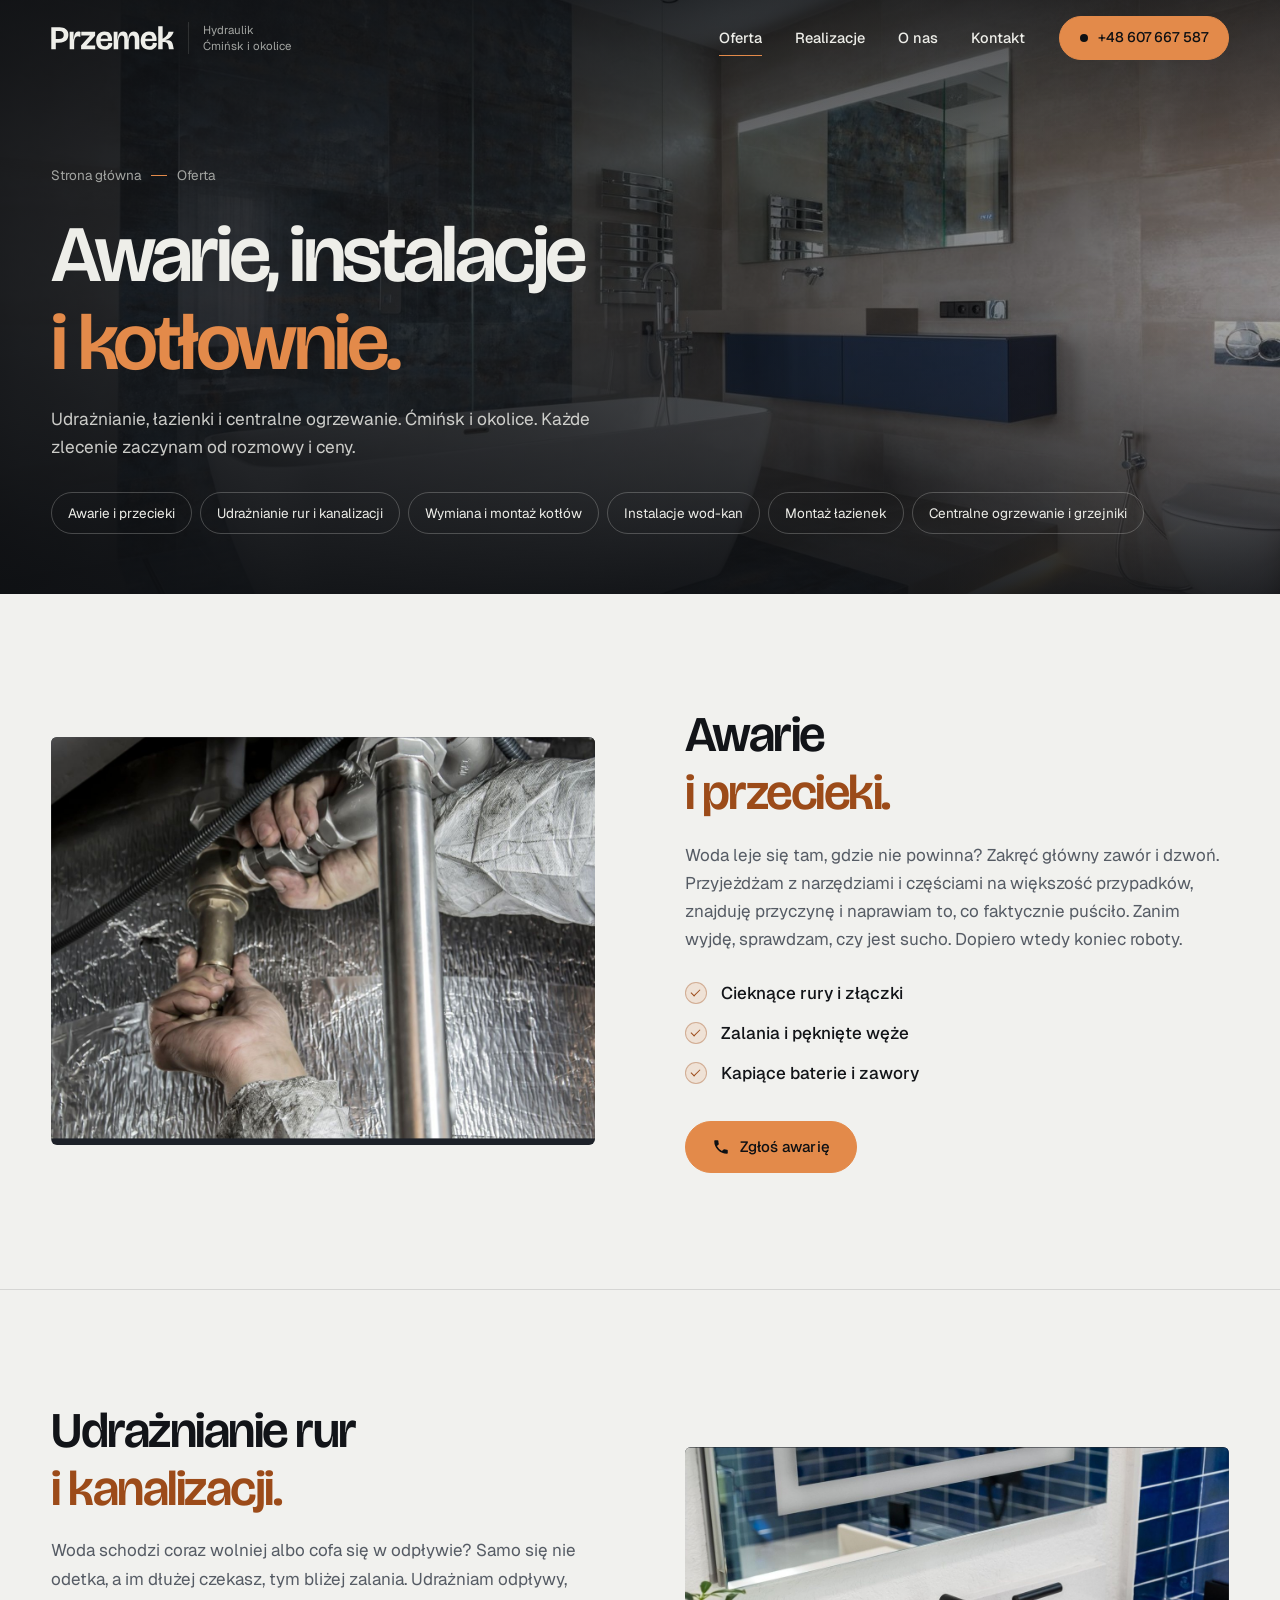
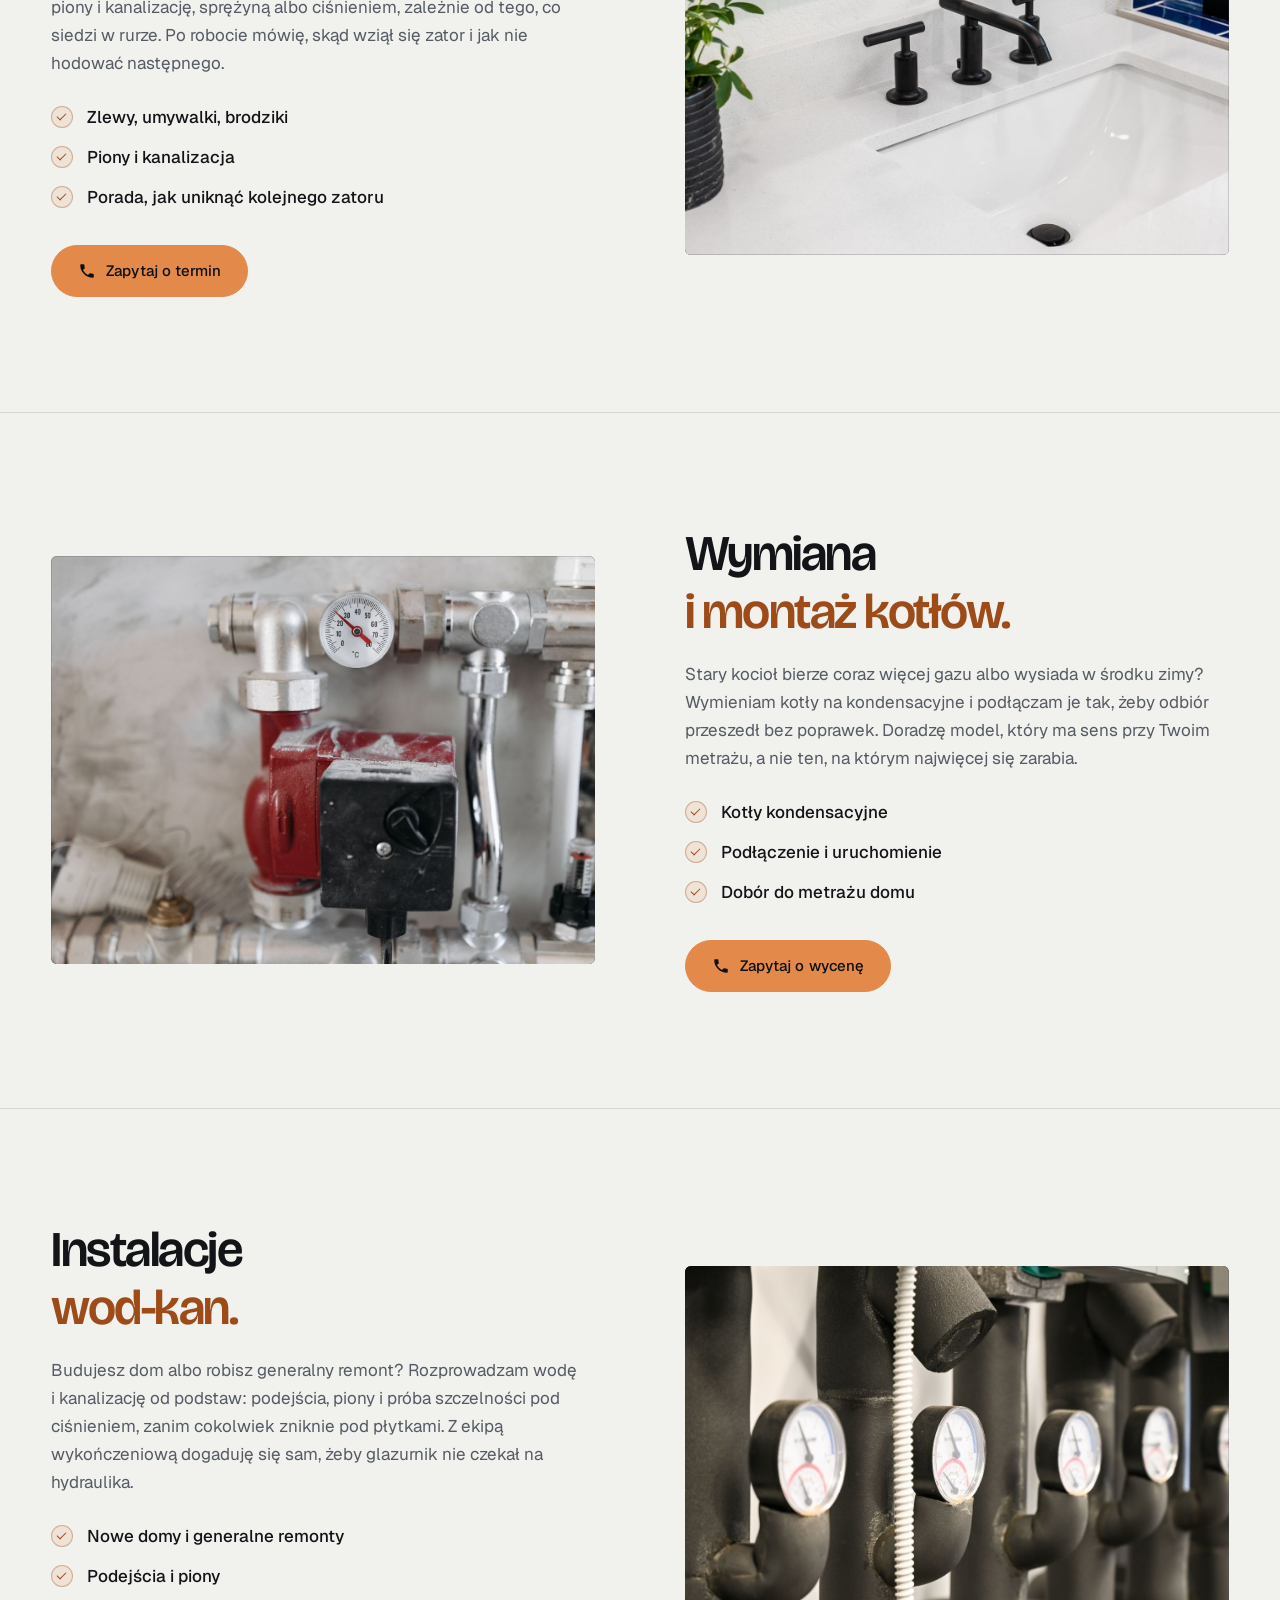
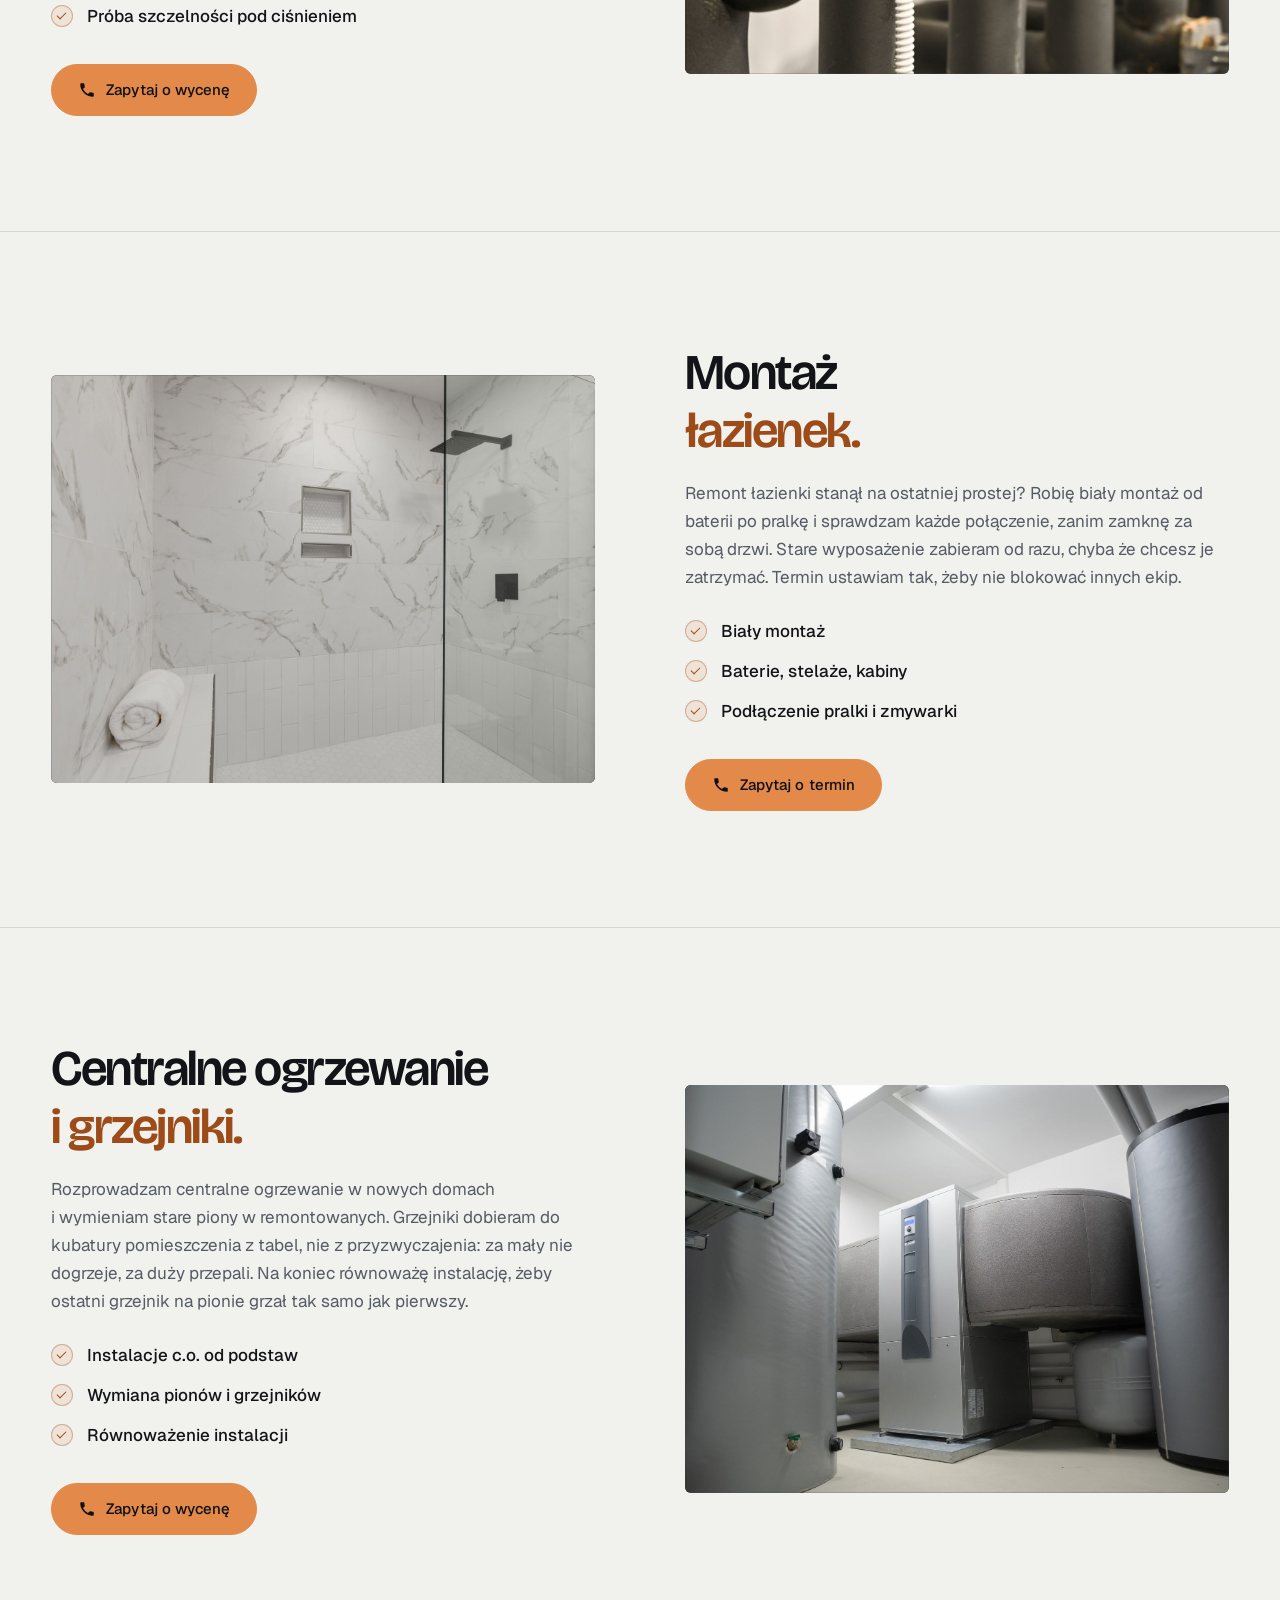
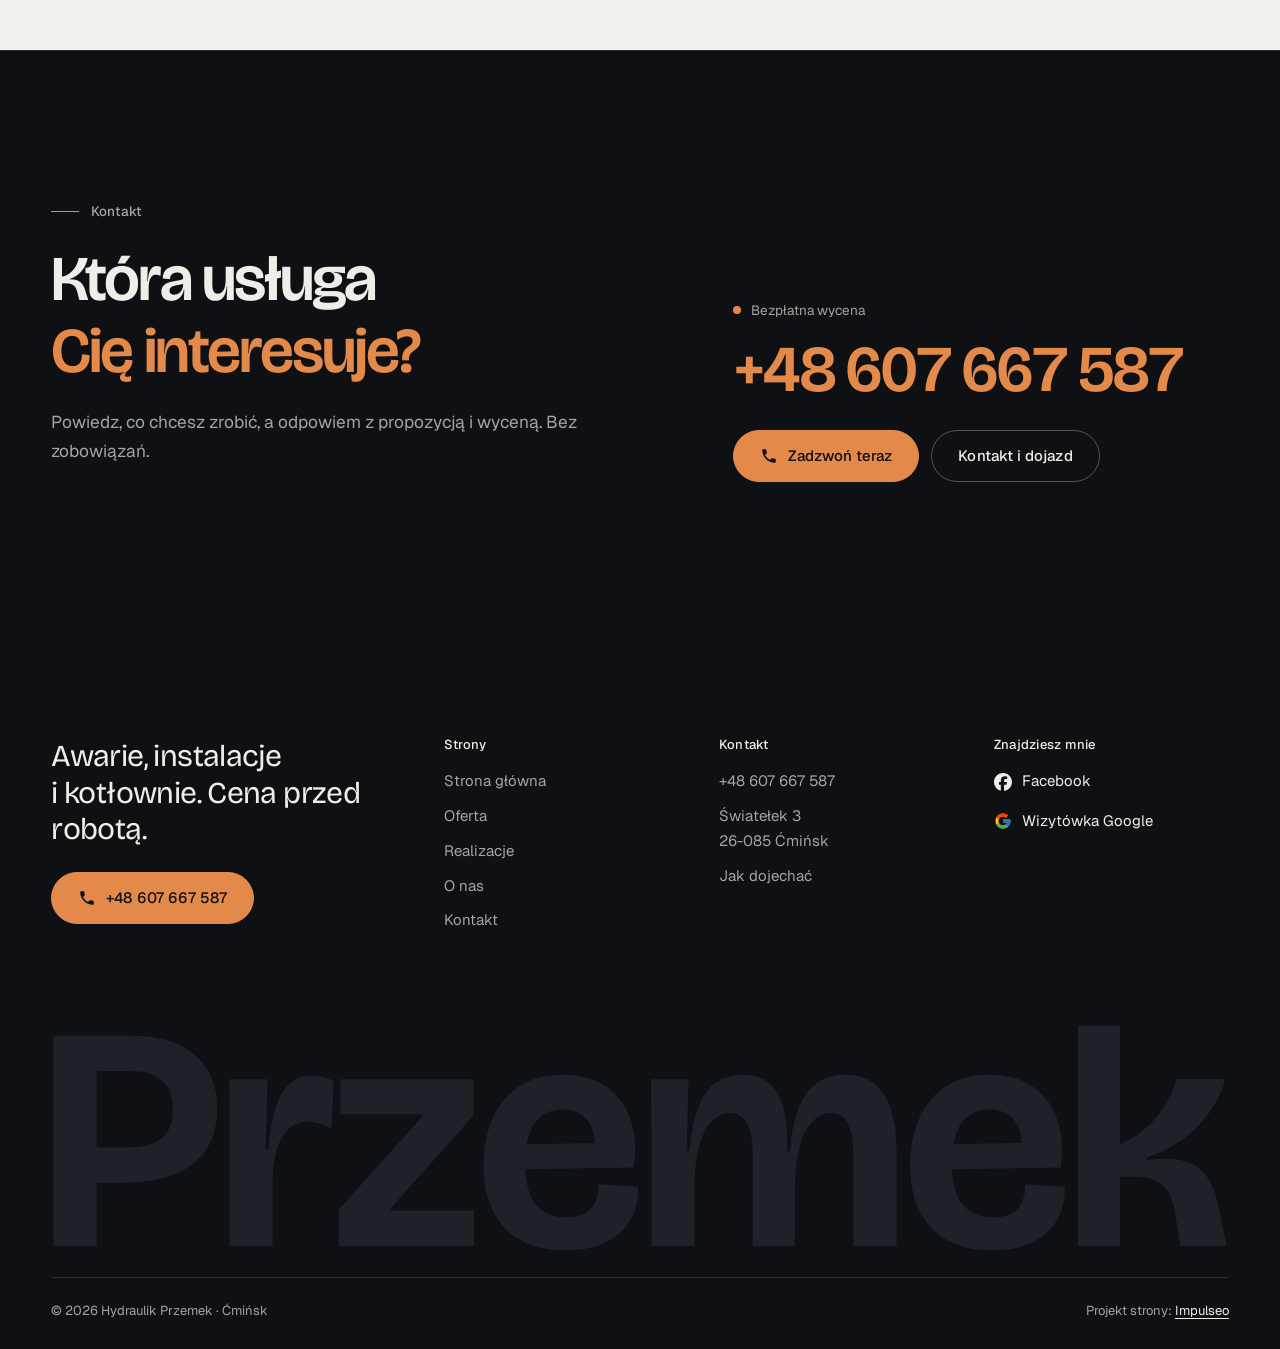
<file: oferta.html>
<!DOCTYPE html>
<html lang="pl">
<head>
<meta charset="UTF-8">
<meta name="viewport" content="width=device-width, initial-scale=1.0">
<title>Oferta - Hydraulik Przemek, Ćmińsk | awarie, kotły, instalacje</title>
<meta name="description" content="Awarie i przecieki, udrażnianie kanalizacji, wymiana kotłów, instalacje wod-kan, montaż łazienek, centralne ogrzewanie. Ćmińsk i okolice. Tel. +48 607 667 587.">
<link rel="canonical" href="https://impulseo-pl.github.io/hydraulik-przemek/oferta.html">
<meta name="robots" content="noindex, nofollow">
<meta name="theme-color" content="#0E1013">
<meta property="og:type" content="website">
<meta property="og:locale" content="pl_PL">
<meta property="og:site_name" content="Hydraulik Przemek">
<meta property="og:title" content="Oferta - Hydraulik Przemek, Ćmińsk | awarie, kotły, instalacje">
<meta property="og:description" content="Awarie i przecieki, udrażnianie kanalizacji, wymiana kotłów, instalacje wod-kan, montaż łazienek, centralne ogrzewanie. Ćmińsk i okolice. Tel. +48 607 667 587.">
<meta property="og:url" content="https://impulseo-pl.github.io/hydraulik-przemek/oferta.html">
<meta property="og:image" content="https://impulseo-pl.github.io/hydraulik-przemek/img/og.jpg">
<meta property="og:image:width" content="1200">
<meta property="og:image:height" content="630">
<meta name="twitter:card" content="summary_large_image">
<script type="application/ld+json">{"@context": "https://schema.org", "@type": "Plumber", "name": "Hydraulik Przemek", "url": "https://impulseo-pl.github.io/hydraulik-przemek/", "telephone": "+48607667587", "image": "https://impulseo-pl.github.io/hydraulik-przemek/img/og.jpg", "address": {"@type": "PostalAddress", "streetAddress": "Światełek 3", "postalCode": "26-085", "addressLocality": "Ćmińsk", "addressCountry": "PL"}, "geo": {"@type": "GeoCoordinates", "latitude": 50.9876438, "longitude": 20.5585404}, "areaServed": "Ćmińsk", "aggregateRating": {"@type": "AggregateRating", "ratingValue": "5.0", "reviewCount": "11"}, "sameAs": ["https://www.facebook.com/profile.php?id=61587726142576", "https://maps.google.com/?cid=12525829976915502586"]}</script>
<script>(function(){var d=document.documentElement;d.classList.add('js');try{if(!window.matchMedia('(prefers-reduced-motion: reduce)').matches)d.classList.add('anim');}catch(e){}setTimeout(function(){if(!d.classList.contains('anim-ok'))d.classList.remove('anim');},3500);})();</script>
<link rel="preload" as="image" href="img/g9.jpg" fetchpriority="high">
<link rel="preconnect" href="https://fonts.googleapis.com">
<link rel="preconnect" href="https://fonts.gstatic.com" crossorigin>
<link href="https://fonts.googleapis.com/css2?family=Bricolage+Grotesque:opsz,wght@12..96,400..700&family=Geist:wght@400..600&display=swap" rel="stylesheet">
<link rel="stylesheet" href="assets/styles.css?v=20261022a">
<script src="assets/lenis.min.js?v=1.1.20" defer></script>
<script src="assets/main.js?v=20261022a" defer></script>
</head>
<body>
<a class="skip" href="#tresc">Przejdź do treści</a>
<header class="site-head">
<div class="head-in">
  <a class="brand" href="index.html" aria-label="Hydraulik Przemek - strona główna">
    <span class="znak"><svg class="wm" viewBox="37 -700 3698 722" role="img" aria-label="Przemek"><path pathLength="1" style="--i:0" d="M138.75 -198.5V-309.25H275.25Q347.0 -309.25 383.25 -337.375Q419.5 -365.5 419.5 -429.5Q419.5 -490.0 386.25 -519.625Q353.0 -549.25 285.25 -549.25H138.75V-660.0H295Q351.5 -660.0 399.625 -646.375Q447.75 -632.75 483.5 -604.25Q519.25 -575.75 539.125 -532.625Q559.0 -489.5 559.0 -429.75Q559.0 -354.25 525.0 -302.625Q491 -251 425.375 -224.75Q359.75 -198.5 262.75 -198.5ZM44.5 0.0V-660.0H180.25V0.0Z"/><path pathLength="1" style="--i:1" d="M598.0 0V-271.25L597.5 -523.5H716.75L711.25 -302.25H719.75Q725.75 -387.5 743.875 -438.625Q762.0 -489.75 790.25 -512.5Q818.5 -535.25 854.25 -535.25Q871.0 -535.25 889.125 -530.875Q907.25 -526.5 925.0 -517L917.75 -368.25Q898.0 -379.25 879.0 -384.375Q860.0 -389.5 843.0 -389.5Q808.0 -389.5 783.375 -367.0Q758.75 -344.5 745.75 -301.0Q732.75 -257.5 732.75 -195.25V0.0Z"/><path pathLength="1" style="--i:2" d="M940.75 0.0V-114.25L1203.5 -407.25V-413.25H946.25V-523.5H1363.25V-408.5L1100.75 -115.25V-110.25H1365.5V0.0Z"/><path pathLength="1" style="--i:3" d="M1653.0 13.75Q1583.25 13.75 1534.375 -6.875Q1485.5 -27.5 1454.5 -64.125Q1423.5 -100.75 1409.125 -149.0Q1394.75 -197.25 1394.75 -252.75Q1394.75 -309.75 1409.375 -361.125Q1424.0 -412.5 1454.25 -452.125Q1484.5 -491.75 1531.625 -514.625Q1578.75 -537.5 1643.75 -537.5Q1706.75 -537.5 1752.875 -515.75Q1799.0 -494 1827.625 -454.625Q1856.25 -415.25 1866.25 -362.25Q1876.25 -309.25 1867.5 -246.25L1479.0 -240V-318.25L1765.0 -323.5L1744.5 -278.25Q1749.0 -325.5 1739.25 -359.0Q1729.5 -392.5 1706.125 -410.5Q1682.75 -428.5 1643.75 -428.5Q1602.25 -428.5 1576.0 -407.375Q1549.75 -386.25 1537.875 -348.125Q1526.0 -310 1526.0 -259Q1526.0 -173.25 1558.375 -131.375Q1590.75 -89.5 1654.75 -89.5Q1684.5 -89.5 1704.25 -97.875Q1724.0 -106.25 1735.875 -120.875Q1747.75 -135.5 1752.375 -154.25Q1757.0 -173 1755.75 -193.5L1880.5 -186.0Q1882.5 -149.5 1871.25 -114.125Q1860.0 -78.75 1833.125 -50.0Q1806.25 -21.25 1761.75 -3.75Q1717.25 13.75 1653.0 13.75Z"/><path pathLength="1" style="--i:4" d="M1922.25 0.0V-269.5L1921.5 -523.5H2039.0L2033.5 -297.5H2042.0Q2049.0 -383.75 2069.625 -436.375Q2090.25 -489.0 2125.25 -513.25Q2160.25 -537.5 2209.5 -537.5Q2260.5 -537.5 2291.75 -511.625Q2323.0 -485.75 2337.25 -432.75Q2351.5 -379.75 2348.75 -297.5H2357.25Q2363.75 -382.75 2385.375 -435.375Q2407.0 -488 2443.375 -512.75Q2479.75 -537.5 2530.75 -537.5Q2571.5 -537.5 2601.5 -522.5Q2631.5 -507.5 2651.875 -477.375Q2672.25 -447.25 2682.25 -401.625Q2692.25 -356.0 2692.25 -294.75V0.0H2556.5V-281.0Q2556.5 -327.25 2548.875 -357.5Q2541.25 -387.75 2525.625 -402.375Q2510.0 -417 2485.5 -417.0Q2452.5 -417.0 2427.125 -389.5Q2401.75 -362.0 2387.375 -309.125Q2373.0 -256.25 2373.0 -178.5V0H2240.5V-285.75Q2240.5 -330.75 2232.75 -359.625Q2225.0 -388.5 2209.125 -402.75Q2193.25 -417.0 2169.0 -417Q2137.5 -417.0 2112.5 -392.0Q2087.5 -367.0 2072.625 -314.125Q2057.75 -261.25 2057.75 -178.5V0.0Z"/><path pathLength="1" style="--i:5" d="M2993.0 13.75Q2923.25 13.75 2874.375 -6.875Q2825.5 -27.5 2794.5 -64.125Q2763.5 -100.75 2749.125 -149.0Q2734.75 -197.25 2734.75 -252.75Q2734.75 -309.75 2749.375 -361.125Q2764.0 -412.5 2794.25 -452.125Q2824.5 -491.75 2871.625 -514.625Q2918.75 -537.5 2983.75 -537.5Q3046.75 -537.5 3092.875 -515.75Q3139.0 -494 3167.625 -454.625Q3196.25 -415.25 3206.25 -362.25Q3216.25 -309.25 3207.5 -246.25L2819.0 -240V-318.25L3105.0 -323.5L3084.5 -278.25Q3089.0 -325.5 3079.25 -359.0Q3069.5 -392.5 3046.125 -410.5Q3022.75 -428.5 2983.75 -428.5Q2942.25 -428.5 2916.0 -407.375Q2889.75 -386.25 2877.875 -348.125Q2866.0 -310 2866.0 -259Q2866.0 -173.25 2898.375 -131.375Q2930.75 -89.5 2994.75 -89.5Q3024.5 -89.5 3044.25 -97.875Q3064.0 -106.25 3075.875 -120.875Q3087.75 -135.5 3092.375 -154.25Q3097.0 -173 3095.75 -193.5L3220.5 -186.0Q3222.5 -149.5 3211.25 -114.125Q3200.0 -78.75 3173.125 -50.0Q3146.25 -21.25 3101.75 -3.75Q3057.25 13.75 2993.0 13.75Z"/><path pathLength="1" style="--i:6" d="M3262.0 0V-692.5H3394.5V-319.5Q3432.5 -335.75 3462.5 -359.5Q3492.5 -383.25 3514.75 -411.375Q3537.0 -439.5 3550.875 -468.5Q3564.75 -497.5 3571.0 -524H3725.25Q3715.25 -486.25 3694.125 -449.25Q3673.0 -412.25 3641.5 -379.25Q3610.0 -346.25 3569.125 -320.125Q3528.25 -294.0 3479.5 -278.0V-270.0Q3542.25 -278.25 3582.75 -269.5Q3623.25 -260.75 3647.125 -239.5Q3671.0 -218.25 3684.0 -187.5Q3697.0 -156.75 3704.5 -120.25L3729.0 0H3582.75L3570.25 -85.0Q3564.5 -122.0 3553.75 -151.625Q3543.0 -181.25 3517.25 -199.0Q3491.5 -216.75 3440.5 -217.0L3394.5 -217.25V0.0Z"/></svg></span>
    <span class="brand-sub">Hydraulik<br>Ćmińsk i&nbsp;okolice</span>
  </a>
  <nav class="nav-links" aria-label="Menu główne">
    <a class="nl" href="oferta.html" aria-current="page">Oferta</a><a class="nl" href="realizacje.html">Realizacje</a><a class="nl" href="o-nas.html">O&nbsp;nas</a><a class="nl" href="kontakt.html">Kontakt</a>
    <a class="btn btn-copper nav-cta" href="tel:+48607667587"><span class="live" aria-hidden="true"></span>+48 607 667 587</a>
  </nav>
  <button class="burger" type="button" aria-label="Otwórz menu" aria-expanded="false" aria-controls="mnav"><span></span><span></span></button>
</div>
</header>
<div class="mnav" id="mnav">
  <div class="mnav-in">
    <a class="ml" href="index.html">Strona główna</a><a class="ml" href="oferta.html" aria-current="page">Oferta</a><a class="ml" href="realizacje.html">Realizacje</a><a class="ml" href="o-nas.html">O&nbsp;nas</a><a class="ml" href="kontakt.html">Kontakt</a>
    <div class="mnav-foot">
      <span>Bezpłatna wycena, cenę znasz przed robotą</span>
      <a class="btn btn-copper" href="tel:+48607667587"><svg class="ico" width="16" height="16" viewBox="0 0 24 24" fill="none" aria-hidden="true"><path d="M6.6 10.8a15.5 15.5 0 0 0 6.6 6.6l2.2-2.2a1 1 0 0 1 1-.24 11.4 11.4 0 0 0 3.6.58 1 1 0 0 1 1 1V20a1 1 0 0 1-1 1A17 17 0 0 1 3 4a1 1 0 0 1 1-1h3.5a1 1 0 0 1 1 1c0 1.25.2 2.46.58 3.6a1 1 0 0 1-.25 1l-2.23 2.2Z" fill="currentColor"/></svg>+48 607 667 587</a>
    </div>
  </div>
</div>
<main id="tresc">

<section class="pagehead">
  <div class="pagehead-media"><img src="img/g9.jpg" alt="Łazienka z wanną na podeście i podświetleniem" width="1600" height="1068" decoding="async" fetchpriority="high"></div>
  <div class="ph-in">
    <p class="crumb up" style="--d:0"><a href="index.html">Strona główna</a><span class="sl" aria-hidden="true"></span>Oferta</p>
    <h1><span class="ln"><span class="ln-i" style="--k:0">Awarie, instalacje</span></span><span class="ln"><span class="ln-i" style="--k:1"><em>i&nbsp;kotłownie.</em></span></span></h1>
    <p class="ph-lead up" style="--d:300">Udrażnianie, łazienki i&nbsp;centralne ogrzewanie. Ćmińsk i&nbsp;okolice. Każde zlecenie zaczynam od rozmowy i&nbsp;ceny.</p>
    <nav class="chips up" style="--d:420" aria-label="Usługi na tej stronie"><a class="chip" href="#awarie">Awarie i&nbsp;przecieki</a><a class="chip" href="#udraznianie">Udrażnianie rur i&nbsp;kanalizacji</a><a class="chip" href="#kotly">Wymiana i&nbsp;montaż kotłów</a><a class="chip" href="#wodkan">Instalacje wod-kan</a><a class="chip" href="#lazienki">Montaż łazienek</a><a class="chip" href="#co">Centralne ogrzewanie i&nbsp;grzejniki</a></nav>
  </div>
</section>
<section class="svc-block" id="awarie">
  <div class="wrap svc-row">
    <figure class="fig svc-fig rv-img rv">
      <img src="img/przeciek.jpg" alt="Dokręcanie mosiężnej złączki pod umywalką" width="1600" height="1066" decoding="async" data-plx="30" style="height:110%;margin-top:-5%">
    </figure>
    <div class="svc-txt">
      <h2 class="rv rv-h"><span class="ln"><span class="ln-i" style="--k:0">Awarie</span></span><span class="ln"><span class="ln-i" style="--k:1"><em>i&nbsp;przecieki.</em></span></span></h2>
      <p class="rv" style="--d:100">Woda leje się tam, gdzie nie powinna? Zakręć główny zawór i&nbsp;dzwoń. Przyjeżdżam z&nbsp;narzędziami i&nbsp;częściami na większość przypadków, znajduję przyczynę i&nbsp;naprawiam to, co faktycznie puściło. Zanim wyjdę, sprawdzam, czy jest sucho. Dopiero wtedy koniec roboty.</p>
      <ul class="ticks rv" style="--d:160"><li>Cieknące rury i&nbsp;złączki</li><li>Zalania i&nbsp;pęknięte węże</li><li>Kapiące baterie i&nbsp;zawory</li></ul>
      <a class="btn btn-copper rv" style="--d:220" href="tel:+48607667587"><svg class="ico" width="16" height="16" viewBox="0 0 24 24" fill="none" aria-hidden="true"><path d="M6.6 10.8a15.5 15.5 0 0 0 6.6 6.6l2.2-2.2a1 1 0 0 1 1-.24 11.4 11.4 0 0 0 3.6.58 1 1 0 0 1 1 1V20a1 1 0 0 1-1 1A17 17 0 0 1 3 4a1 1 0 0 1 1-1h3.5a1 1 0 0 1 1 1c0 1.25.2 2.46.58 3.6a1 1 0 0 1-.25 1l-2.23 2.2Z" fill="currentColor"/></svg>Zgłoś awarię</a>
    </div>
  </div>
</section>
<section class="svc-block flip" id="udraznianie">
  <div class="wrap svc-row">
    <figure class="fig svc-fig rv-img rv">
      <img src="img/g12.jpg" alt="Umywalka z czarną baterią i odpływem" width="1600" height="1066" decoding="async" data-plx="30" style="height:110%;margin-top:-5%">
    </figure>
    <div class="svc-txt">
      <h2 class="rv rv-h"><span class="ln"><span class="ln-i" style="--k:0">Udrażnianie rur</span></span><span class="ln"><span class="ln-i" style="--k:1"><em>i&nbsp;kanalizacji.</em></span></span></h2>
      <p class="rv" style="--d:100">Woda schodzi coraz wolniej albo cofa się w&nbsp;odpływie? Samo się nie odetka, a&nbsp;im dłużej czekasz, tym bliżej zalania. Udrażniam odpływy, piony i&nbsp;kanalizację, sprężyną albo ciśnieniem, zależnie od tego, co siedzi w&nbsp;rurze. Po robocie mówię, skąd wziął się zator i&nbsp;jak nie hodować następnego.</p>
      <ul class="ticks rv" style="--d:160"><li>Zlewy, umywalki, brodziki</li><li>Piony i&nbsp;kanalizacja</li><li>Porada, jak uniknąć kolejnego zatoru</li></ul>
      <a class="btn btn-copper rv" style="--d:220" href="tel:+48607667587"><svg class="ico" width="16" height="16" viewBox="0 0 24 24" fill="none" aria-hidden="true"><path d="M6.6 10.8a15.5 15.5 0 0 0 6.6 6.6l2.2-2.2a1 1 0 0 1 1-.24 11.4 11.4 0 0 0 3.6.58 1 1 0 0 1 1 1V20a1 1 0 0 1-1 1A17 17 0 0 1 3 4a1 1 0 0 1 1-1h3.5a1 1 0 0 1 1 1c0 1.25.2 2.46.58 3.6a1 1 0 0 1-.25 1l-2.23 2.2Z" fill="currentColor"/></svg>Zapytaj o&nbsp;termin</a>
    </div>
  </div>
</section>
<section class="svc-block" id="kotly">
  <div class="wrap svc-row">
    <figure class="fig svc-fig rv-img rv">
      <img src="img/kotlownia.jpg" alt="Rozdzielacz z manometrem i pompą obiegową w kotłowni" width="1880" height="1255" loading="lazy" decoding="async" data-plx="30" style="height:110%;margin-top:-5%">
    </figure>
    <div class="svc-txt">
      <h2 class="rv rv-h"><span class="ln"><span class="ln-i" style="--k:0">Wymiana</span></span><span class="ln"><span class="ln-i" style="--k:1"><em>i&nbsp;montaż kotłów.</em></span></span></h2>
      <p class="rv" style="--d:100">Stary kocioł bierze coraz więcej gazu albo wysiada w&nbsp;środku zimy? Wymieniam kotły na kondensacyjne i&nbsp;podłączam je tak, żeby odbiór przeszedł bez poprawek. Doradzę model, który ma sens przy Twoim metrażu, a&nbsp;nie ten, na którym najwięcej się zarabia.</p>
      <ul class="ticks rv" style="--d:160"><li>Kotły kondensacyjne</li><li>Podłączenie i&nbsp;uruchomienie</li><li>Dobór do metrażu domu</li></ul>
      <a class="btn btn-copper rv" style="--d:220" href="tel:+48607667587"><svg class="ico" width="16" height="16" viewBox="0 0 24 24" fill="none" aria-hidden="true"><path d="M6.6 10.8a15.5 15.5 0 0 0 6.6 6.6l2.2-2.2a1 1 0 0 1 1-.24 11.4 11.4 0 0 0 3.6.58 1 1 0 0 1 1 1V20a1 1 0 0 1-1 1A17 17 0 0 1 3 4a1 1 0 0 1 1-1h3.5a1 1 0 0 1 1 1c0 1.25.2 2.46.58 3.6a1 1 0 0 1-.25 1l-2.23 2.2Z" fill="currentColor"/></svg>Zapytaj o&nbsp;wycenę</a>
    </div>
  </div>
</section>
<section class="svc-block flip" id="wodkan">
  <div class="wrap svc-row">
    <figure class="fig svc-fig rv-img rv">
      <img src="img/instalacja.jpg" alt="Rury instalacji z manometrami w kotłowni" width="1600" height="1065" loading="lazy" decoding="async" data-plx="30" style="height:110%;margin-top:-5%">
    </figure>
    <div class="svc-txt">
      <h2 class="rv rv-h"><span class="ln"><span class="ln-i" style="--k:0">Instalacje</span></span><span class="ln"><span class="ln-i" style="--k:1"><em>wod-kan.</em></span></span></h2>
      <p class="rv" style="--d:100">Budujesz dom albo robisz generalny remont? Rozprowadzam wodę i&nbsp;kanalizację od podstaw: podejścia, piony i&nbsp;próba szczelności pod ciśnieniem, zanim cokolwiek zniknie pod płytkami. Z&nbsp;ekipą wykończeniową dogaduję się sam, żeby glazurnik nie czekał na hydraulika.</p>
      <ul class="ticks rv" style="--d:160"><li>Nowe domy i&nbsp;generalne remonty</li><li>Podejścia i&nbsp;piony</li><li>Próba szczelności pod ciśnieniem</li></ul>
      <a class="btn btn-copper rv" style="--d:220" href="tel:+48607667587"><svg class="ico" width="16" height="16" viewBox="0 0 24 24" fill="none" aria-hidden="true"><path d="M6.6 10.8a15.5 15.5 0 0 0 6.6 6.6l2.2-2.2a1 1 0 0 1 1-.24 11.4 11.4 0 0 0 3.6.58 1 1 0 0 1 1 1V20a1 1 0 0 1-1 1A17 17 0 0 1 3 4a1 1 0 0 1 1-1h3.5a1 1 0 0 1 1 1c0 1.25.2 2.46.58 3.6a1 1 0 0 1-.25 1l-2.23 2.2Z" fill="currentColor"/></svg>Zapytaj o&nbsp;wycenę</a>
    </div>
  </div>
</section>
<section class="svc-block" id="lazienki">
  <div class="wrap svc-row">
    <figure class="fig svc-fig rv-img rv">
      <img src="img/g5.jpg" alt="Łazienka z kabiną walk-in i deszczownicą" width="1880" height="1254" loading="lazy" decoding="async" data-plx="30" style="height:110%;margin-top:-5%">
    </figure>
    <div class="svc-txt">
      <h2 class="rv rv-h"><span class="ln"><span class="ln-i" style="--k:0">Montaż</span></span><span class="ln"><span class="ln-i" style="--k:1"><em>łazienek.</em></span></span></h2>
      <p class="rv" style="--d:100">Remont łazienki stanął na ostatniej prostej? Robię biały montaż od baterii po pralkę i&nbsp;sprawdzam każde połączenie, zanim zamknę za sobą drzwi. Stare wyposażenie zabieram od razu, chyba że chcesz je zatrzymać. Termin ustawiam tak, żeby nie blokować innych ekip.</p>
      <ul class="ticks rv" style="--d:160"><li>Biały montaż</li><li>Baterie, stelaże, kabiny</li><li>Podłączenie pralki i&nbsp;zmywarki</li></ul>
      <a class="btn btn-copper rv" style="--d:220" href="tel:+48607667587"><svg class="ico" width="16" height="16" viewBox="0 0 24 24" fill="none" aria-hidden="true"><path d="M6.6 10.8a15.5 15.5 0 0 0 6.6 6.6l2.2-2.2a1 1 0 0 1 1-.24 11.4 11.4 0 0 0 3.6.58 1 1 0 0 1 1 1V20a1 1 0 0 1-1 1A17 17 0 0 1 3 4a1 1 0 0 1 1-1h3.5a1 1 0 0 1 1 1c0 1.25.2 2.46.58 3.6a1 1 0 0 1-.25 1l-2.23 2.2Z" fill="currentColor"/></svg>Zapytaj o&nbsp;termin</a>
    </div>
  </div>
</section>
<section class="svc-block flip" id="co">
  <div class="wrap svc-row">
    <figure class="fig svc-fig rv-img rv">
      <img src="img/g7.jpg" alt="Kotłownia z zasobnikami i pompą ciepła" width="1880" height="1253" loading="lazy" decoding="async" data-plx="30" style="height:110%;margin-top:-5%">
    </figure>
    <div class="svc-txt">
      <h2 class="rv rv-h"><span class="ln"><span class="ln-i" style="--k:0">Centralne ogrzewanie</span></span><span class="ln"><span class="ln-i" style="--k:1"><em>i&nbsp;grzejniki.</em></span></span></h2>
      <p class="rv" style="--d:100">Rozprowadzam centralne ogrzewanie w&nbsp;nowych domach i&nbsp;wymieniam stare piony w&nbsp;remontowanych. Grzejniki dobieram do kubatury pomieszczenia z&nbsp;tabel, nie z&nbsp;przyzwyczajenia: za mały nie dogrzeje, za duży przepali. Na koniec równoważę instalację, żeby ostatni grzejnik na pionie grzał tak samo jak pierwszy.</p>
      <ul class="ticks rv" style="--d:160"><li>Instalacje c.o. od podstaw</li><li>Wymiana pionów i&nbsp;grzejników</li><li>Równoważenie instalacji</li></ul>
      <a class="btn btn-copper rv" style="--d:220" href="tel:+48607667587"><svg class="ico" width="16" height="16" viewBox="0 0 24 24" fill="none" aria-hidden="true"><path d="M6.6 10.8a15.5 15.5 0 0 0 6.6 6.6l2.2-2.2a1 1 0 0 1 1-.24 11.4 11.4 0 0 0 3.6.58 1 1 0 0 1 1 1V20a1 1 0 0 1-1 1A17 17 0 0 1 3 4a1 1 0 0 1 1-1h3.5a1 1 0 0 1 1 1c0 1.25.2 2.46.58 3.6a1 1 0 0 1-.25 1l-2.23 2.2Z" fill="currentColor"/></svg>Zapytaj o&nbsp;wycenę</a>
    </div>
  </div>
</section>
<section class="cta-band dark">
  <div class="wrap cta-grid">
    <div>
      <p class="eyebrow rv">Kontakt</p>
      <h2 class="h2 rv rv-h"><span class="ln"><span class="ln-i" style="--k:0">Która usługa</span></span><span class="ln"><span class="ln-i" style="--k:1"><em>Cię interesuje?</em></span></span></h2>
      <p class="lead rv" style="--d:120">Powiedz, co chcesz zrobić, a&nbsp;odpowiem z&nbsp;propozycją i&nbsp;wyceną. Bez zobowiązań.</p>
    </div>
    <div class="cta-side rv" style="--d:180">
      <span class="lbl"><span class="live" aria-hidden="true"></span>Bezpłatna wycena</span>
      <a class="cta-phone" href="tel:+48607667587">+48 607 667 587</a>
      <div class="cta-row">
        <a class="btn btn-copper" href="tel:+48607667587"><svg class="ico" width="16" height="16" viewBox="0 0 24 24" fill="none" aria-hidden="true"><path d="M6.6 10.8a15.5 15.5 0 0 0 6.6 6.6l2.2-2.2a1 1 0 0 1 1-.24 11.4 11.4 0 0 0 3.6.58 1 1 0 0 1 1 1V20a1 1 0 0 1-1 1A17 17 0 0 1 3 4a1 1 0 0 1 1-1h3.5a1 1 0 0 1 1 1c0 1.25.2 2.46.58 3.6a1 1 0 0 1-.25 1l-2.23 2.2Z" fill="currentColor"/></svg>Zadzwoń teraz</a>
        <a class="btn btn-ghost" href="kontakt.html">Kontakt i&nbsp;dojazd</a>
      </div>
    </div>
  </div>
</section>
</main>
<footer class="site-foot">
  <div class="wrap">
    <div class="foot-top">
      <div>
        <p class="foot-claim">Awarie, instalacje i&nbsp;kotłownie. Cena przed robotą.</p>
        <a class="btn btn-copper" href="tel:+48607667587"><svg class="ico" width="16" height="16" viewBox="0 0 24 24" fill="none" aria-hidden="true"><path d="M6.6 10.8a15.5 15.5 0 0 0 6.6 6.6l2.2-2.2a1 1 0 0 1 1-.24 11.4 11.4 0 0 0 3.6.58 1 1 0 0 1 1 1V20a1 1 0 0 1-1 1A17 17 0 0 1 3 4a1 1 0 0 1 1-1h3.5a1 1 0 0 1 1 1c0 1.25.2 2.46.58 3.6a1 1 0 0 1-.25 1l-2.23 2.2Z" fill="currentColor"/></svg>+48 607 667 587</a>
      </div>
      <div>
        <h4>Strony</h4>
        <ul><li><a href="index.html">Strona główna</a></li><li><a href="oferta.html">Oferta</a></li><li><a href="realizacje.html">Realizacje</a></li><li><a href="o-nas.html">O&nbsp;nas</a></li><li><a href="kontakt.html">Kontakt</a></li></ul>
      </div>
      <div>
        <h4>Kontakt</h4>
        <ul>
          <li><a href="tel:+48607667587">+48 607 667 587</a></li>
          <li>Światełek 3<br>26-085 Ćmińsk</li>
          <li><a href="https://maps.google.com/?cid=12525829976915502586" target="_blank" rel="noopener">Jak dojechać</a></li>
        </ul>
      </div>
      <div>
        <h4>Znajdziesz mnie</h4>
        <ul>
          <li><a class="soc" href="https://www.facebook.com/profile.php?id=61587726142576" target="_blank" rel="noopener" aria-label="Facebook - Hydraulik Przemek"><svg viewBox="0 0 24 24" aria-hidden="true" focusable="false"><path d="M9.101 23.691v-7.98H6.627v-3.667h2.474v-1.58c0-4.085 1.848-5.978 5.858-5.978.401 0 .955.042 1.468.103a8.68 8.68 0 0 1 1.141.195v3.325a8.623 8.623 0 0 0-.653-.036 26.805 26.805 0 0 0-.733-.009c-.707 0-1.259.096-1.675.309a1.686 1.686 0 0 0-.679.622c-.258.42-.374.995-.374 1.752v1.297h3.919l-.386 2.103-.287 1.564h-3.246v8.245C19.396 23.238 24 18.179 24 12.044c0-6.627-5.373-12-12-12s-12 5.373-12 12c0 5.628 3.874 10.35 9.101 11.647Z" fill="currentColor"/></svg>Facebook</a></li>
          <li><a class="soc" href="https://maps.google.com/?cid=12525829976915502586" target="_blank" rel="noopener" aria-label="Wizytówka Hydraulik Przemek w Google"><svg class="g-logo" viewBox="0 0 48 48" aria-hidden="true"><path fill="#FFC107" d="M43.6 20.5H42V20H24v8h11.3C33.7 32.7 29.2 36 24 36c-6.6 0-12-5.4-12-12s5.4-12 12-12c3.1 0 5.8 1.2 7.9 3.1l5.7-5.7C34 6.1 29.3 4 24 4 12.9 4 4 12.9 4 24s8.9 20 20 20 20-8.9 20-20c0-1.3-.1-2.4-.4-3.5z"/><path fill="#FF3D00" d="m6.3 14.7 6.6 4.8C14.7 15.1 19 12 24 12c3.1 0 5.8 1.2 7.9 3.1l5.7-5.7C34 6.1 29.3 4 24 4 16.3 4 9.7 8.3 6.3 14.7z"/><path fill="#4CAF50" d="M24 44c5.2 0 9.9-2 13.4-5.2l-6.2-5.2A11.9 11.9 0 0 1 24 36c-5.2 0-9.6-3.3-11.3-7.9l-6.5 5C9.5 39.6 16.2 44 24 44z"/><path fill="#1976D2" d="M43.6 20.5H42V20H24v8h11.3a12 12 0 0 1-4.1 5.6l6.2 5.2C37 39.2 44 34 44 24c0-1.3-.1-2.4-.4-3.5z"/></svg>Wizytówka Google</a></li>
        </ul>
      </div>
    </div>
    <div class="foot-mark" aria-hidden="true"><svg class="wm-foot" viewBox="37 -700 3698 722" aria-hidden="true" focusable="false"><path style="--i:0" d="M138.75 -198.5V-309.25H275.25Q347.0 -309.25 383.25 -337.375Q419.5 -365.5 419.5 -429.5Q419.5 -490.0 386.25 -519.625Q353.0 -549.25 285.25 -549.25H138.75V-660.0H295Q351.5 -660.0 399.625 -646.375Q447.75 -632.75 483.5 -604.25Q519.25 -575.75 539.125 -532.625Q559.0 -489.5 559.0 -429.75Q559.0 -354.25 525.0 -302.625Q491 -251 425.375 -224.75Q359.75 -198.5 262.75 -198.5ZM44.5 0.0V-660.0H180.25V0.0Z"/><path style="--i:1" d="M598.0 0V-271.25L597.5 -523.5H716.75L711.25 -302.25H719.75Q725.75 -387.5 743.875 -438.625Q762.0 -489.75 790.25 -512.5Q818.5 -535.25 854.25 -535.25Q871.0 -535.25 889.125 -530.875Q907.25 -526.5 925.0 -517L917.75 -368.25Q898.0 -379.25 879.0 -384.375Q860.0 -389.5 843.0 -389.5Q808.0 -389.5 783.375 -367.0Q758.75 -344.5 745.75 -301.0Q732.75 -257.5 732.75 -195.25V0.0Z"/><path style="--i:2" d="M940.75 0.0V-114.25L1203.5 -407.25V-413.25H946.25V-523.5H1363.25V-408.5L1100.75 -115.25V-110.25H1365.5V0.0Z"/><path style="--i:3" d="M1653.0 13.75Q1583.25 13.75 1534.375 -6.875Q1485.5 -27.5 1454.5 -64.125Q1423.5 -100.75 1409.125 -149.0Q1394.75 -197.25 1394.75 -252.75Q1394.75 -309.75 1409.375 -361.125Q1424.0 -412.5 1454.25 -452.125Q1484.5 -491.75 1531.625 -514.625Q1578.75 -537.5 1643.75 -537.5Q1706.75 -537.5 1752.875 -515.75Q1799.0 -494 1827.625 -454.625Q1856.25 -415.25 1866.25 -362.25Q1876.25 -309.25 1867.5 -246.25L1479.0 -240V-318.25L1765.0 -323.5L1744.5 -278.25Q1749.0 -325.5 1739.25 -359.0Q1729.5 -392.5 1706.125 -410.5Q1682.75 -428.5 1643.75 -428.5Q1602.25 -428.5 1576.0 -407.375Q1549.75 -386.25 1537.875 -348.125Q1526.0 -310 1526.0 -259Q1526.0 -173.25 1558.375 -131.375Q1590.75 -89.5 1654.75 -89.5Q1684.5 -89.5 1704.25 -97.875Q1724.0 -106.25 1735.875 -120.875Q1747.75 -135.5 1752.375 -154.25Q1757.0 -173 1755.75 -193.5L1880.5 -186.0Q1882.5 -149.5 1871.25 -114.125Q1860.0 -78.75 1833.125 -50.0Q1806.25 -21.25 1761.75 -3.75Q1717.25 13.75 1653.0 13.75Z"/><path style="--i:4" d="M1922.25 0.0V-269.5L1921.5 -523.5H2039.0L2033.5 -297.5H2042.0Q2049.0 -383.75 2069.625 -436.375Q2090.25 -489.0 2125.25 -513.25Q2160.25 -537.5 2209.5 -537.5Q2260.5 -537.5 2291.75 -511.625Q2323.0 -485.75 2337.25 -432.75Q2351.5 -379.75 2348.75 -297.5H2357.25Q2363.75 -382.75 2385.375 -435.375Q2407.0 -488 2443.375 -512.75Q2479.75 -537.5 2530.75 -537.5Q2571.5 -537.5 2601.5 -522.5Q2631.5 -507.5 2651.875 -477.375Q2672.25 -447.25 2682.25 -401.625Q2692.25 -356.0 2692.25 -294.75V0.0H2556.5V-281.0Q2556.5 -327.25 2548.875 -357.5Q2541.25 -387.75 2525.625 -402.375Q2510.0 -417 2485.5 -417.0Q2452.5 -417.0 2427.125 -389.5Q2401.75 -362.0 2387.375 -309.125Q2373.0 -256.25 2373.0 -178.5V0H2240.5V-285.75Q2240.5 -330.75 2232.75 -359.625Q2225.0 -388.5 2209.125 -402.75Q2193.25 -417.0 2169.0 -417Q2137.5 -417.0 2112.5 -392.0Q2087.5 -367.0 2072.625 -314.125Q2057.75 -261.25 2057.75 -178.5V0.0Z"/><path style="--i:5" d="M2993.0 13.75Q2923.25 13.75 2874.375 -6.875Q2825.5 -27.5 2794.5 -64.125Q2763.5 -100.75 2749.125 -149.0Q2734.75 -197.25 2734.75 -252.75Q2734.75 -309.75 2749.375 -361.125Q2764.0 -412.5 2794.25 -452.125Q2824.5 -491.75 2871.625 -514.625Q2918.75 -537.5 2983.75 -537.5Q3046.75 -537.5 3092.875 -515.75Q3139.0 -494 3167.625 -454.625Q3196.25 -415.25 3206.25 -362.25Q3216.25 -309.25 3207.5 -246.25L2819.0 -240V-318.25L3105.0 -323.5L3084.5 -278.25Q3089.0 -325.5 3079.25 -359.0Q3069.5 -392.5 3046.125 -410.5Q3022.75 -428.5 2983.75 -428.5Q2942.25 -428.5 2916.0 -407.375Q2889.75 -386.25 2877.875 -348.125Q2866.0 -310 2866.0 -259Q2866.0 -173.25 2898.375 -131.375Q2930.75 -89.5 2994.75 -89.5Q3024.5 -89.5 3044.25 -97.875Q3064.0 -106.25 3075.875 -120.875Q3087.75 -135.5 3092.375 -154.25Q3097.0 -173 3095.75 -193.5L3220.5 -186.0Q3222.5 -149.5 3211.25 -114.125Q3200.0 -78.75 3173.125 -50.0Q3146.25 -21.25 3101.75 -3.75Q3057.25 13.75 2993.0 13.75Z"/><path style="--i:6" d="M3262.0 0V-692.5H3394.5V-319.5Q3432.5 -335.75 3462.5 -359.5Q3492.5 -383.25 3514.75 -411.375Q3537.0 -439.5 3550.875 -468.5Q3564.75 -497.5 3571.0 -524H3725.25Q3715.25 -486.25 3694.125 -449.25Q3673.0 -412.25 3641.5 -379.25Q3610.0 -346.25 3569.125 -320.125Q3528.25 -294.0 3479.5 -278.0V-270.0Q3542.25 -278.25 3582.75 -269.5Q3623.25 -260.75 3647.125 -239.5Q3671.0 -218.25 3684.0 -187.5Q3697.0 -156.75 3704.5 -120.25L3729.0 0H3582.75L3570.25 -85.0Q3564.5 -122.0 3553.75 -151.625Q3543.0 -181.25 3517.25 -199.0Q3491.5 -216.75 3440.5 -217.0L3394.5 -217.25V0.0Z"/></svg></div>
    <div class="foot-bottom">
      <span>© 2026 Hydraulik Przemek · Ćmińsk</span>
      <span>Projekt strony: <a class="foot-credit" href="https://impulseo.pl" target="_blank" rel="noopener">Impulseo</a></span>
    </div>
  </div>
</footer>
<div class="sticky-call">
  <a class="btn btn-copper" href="tel:+48607667587"><svg class="ico" width="16" height="16" viewBox="0 0 24 24" fill="none" aria-hidden="true"><path d="M6.6 10.8a15.5 15.5 0 0 0 6.6 6.6l2.2-2.2a1 1 0 0 1 1-.24 11.4 11.4 0 0 0 3.6.58 1 1 0 0 1 1 1V20a1 1 0 0 1-1 1A17 17 0 0 1 3 4a1 1 0 0 1 1-1h3.5a1 1 0 0 1 1 1c0 1.25.2 2.46.58 3.6a1 1 0 0 1-.25 1l-2.23 2.2Z" fill="currentColor"/></svg>Zadzwoń</a>
  <a class="btn btn-ghost" href="kontakt.html">Kontakt i&nbsp;dojazd</a>
</div>
<div class="demo-wazne" data-do="2026-10-28" data-cykl="3" hidden><svg class="dw-ico" width="13" height="13" viewBox="0 0 24 24" fill="none" aria-hidden="true"><circle cx="12" cy="12" r="8.6" stroke="currentColor" stroke-width="1.8"/><path d="M12 7.2V12l3.3 2" stroke="currentColor" stroke-width="1.8" stroke-linecap="round"/></svg><span class="dw-txt"></span></div>
</body>
</html>
</file>
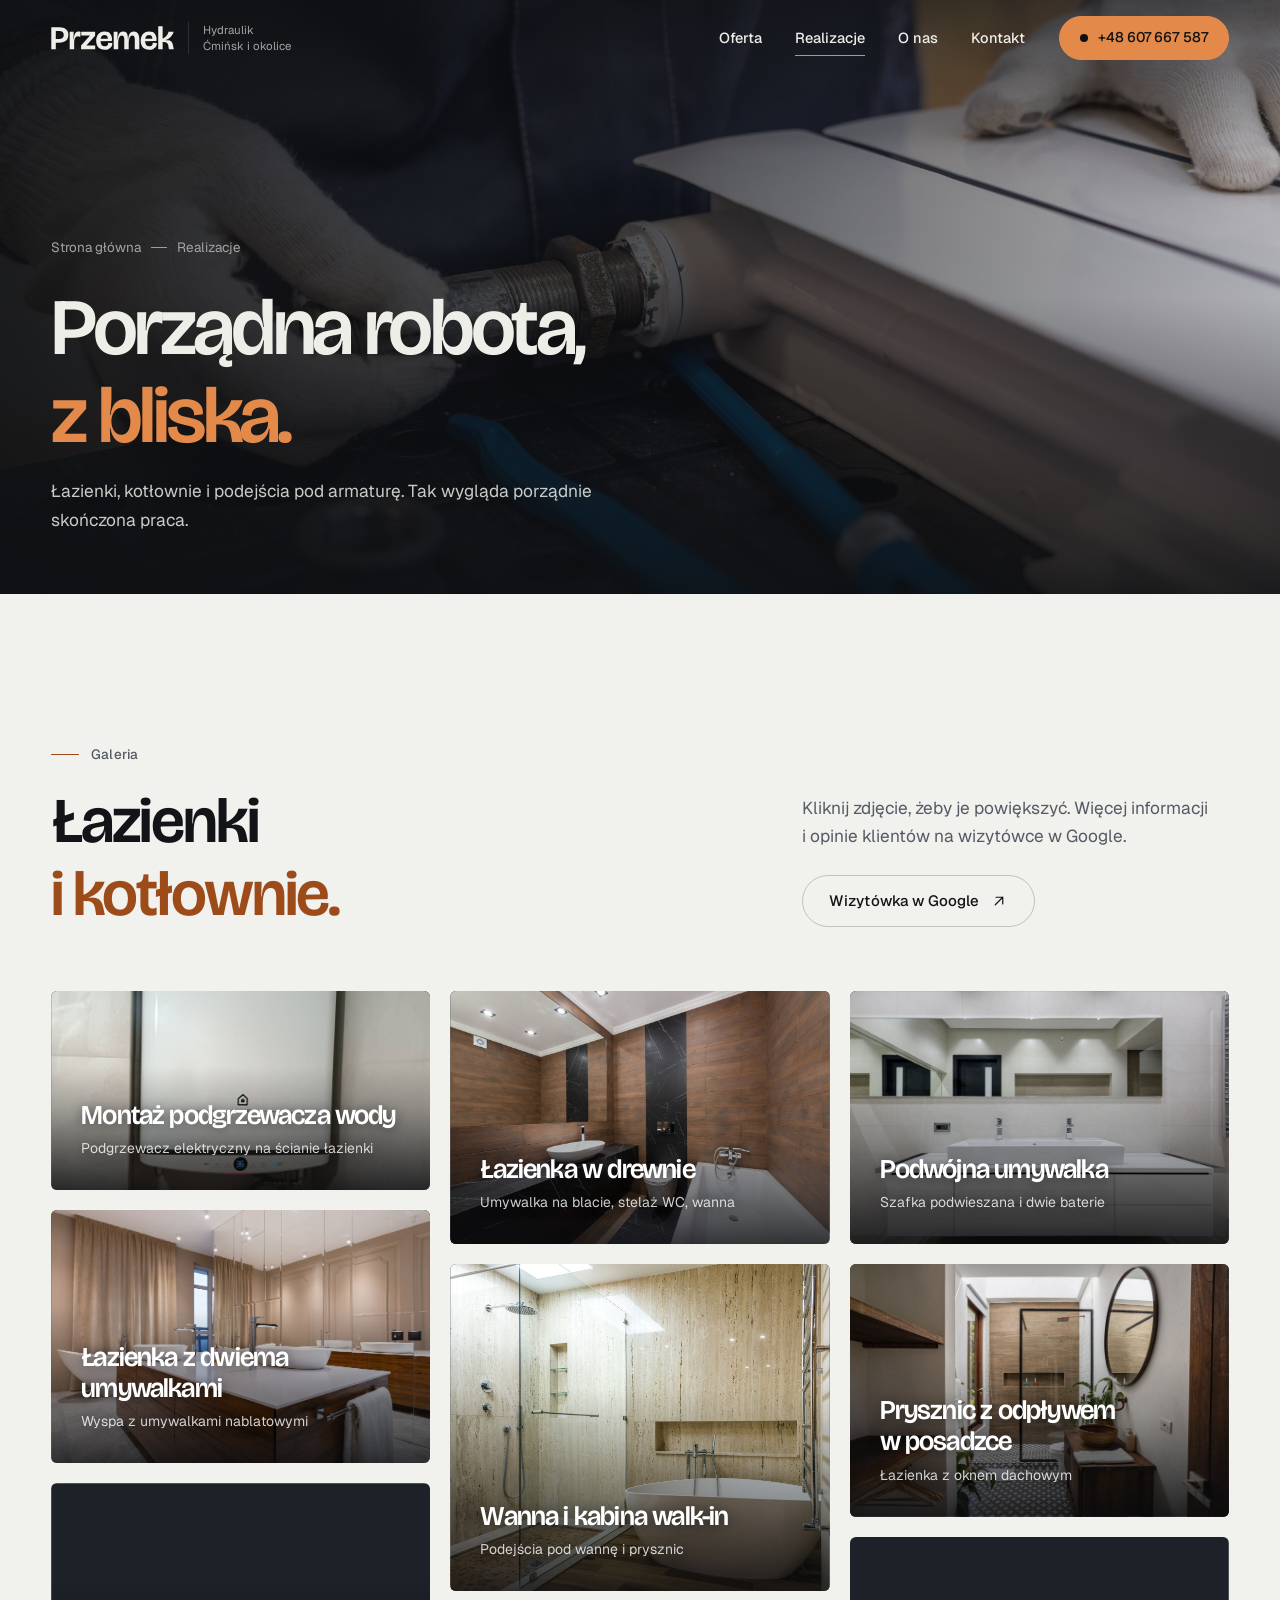
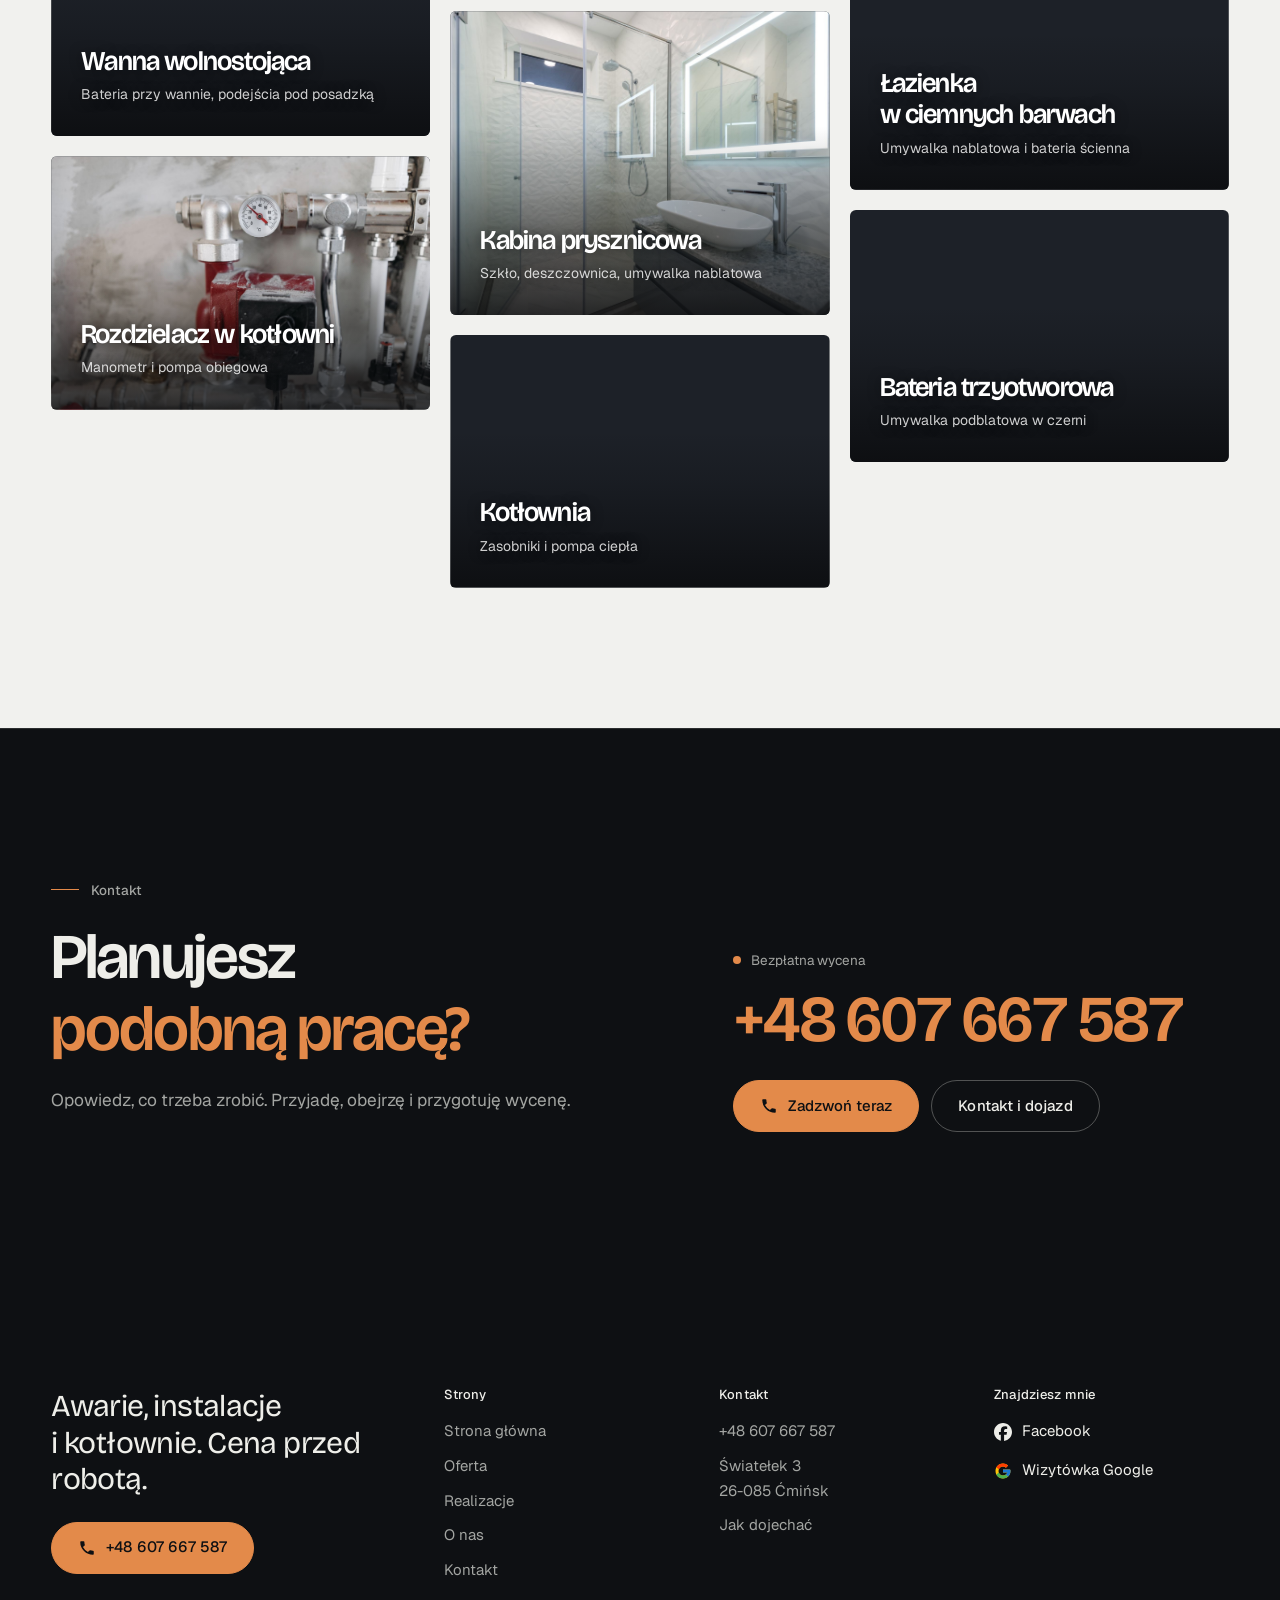
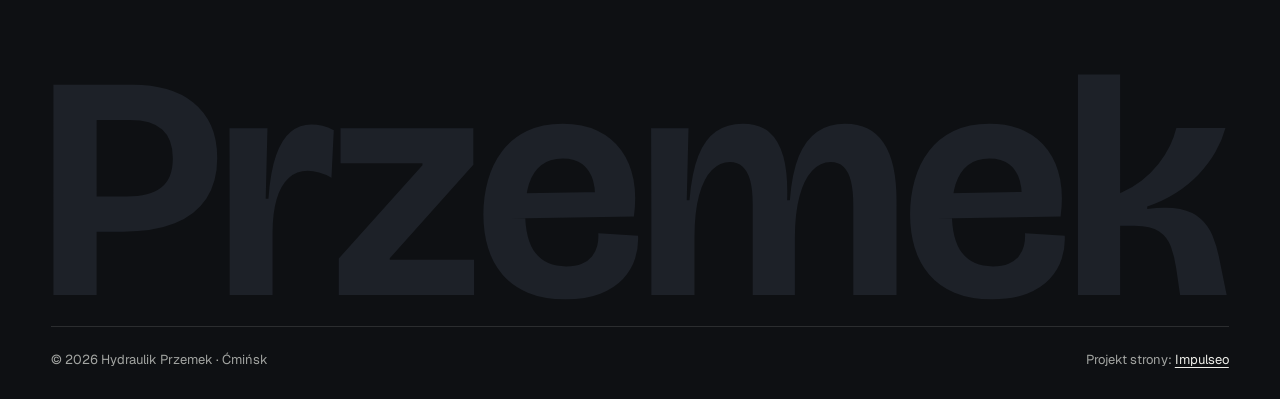
<file: realizacje.html>
<!DOCTYPE html>
<html lang="pl">
<head>
<meta charset="UTF-8">
<meta name="viewport" content="width=device-width, initial-scale=1.0">
<title>Realizacje - Hydraulik Przemek, Ćmińsk</title>
<meta name="description" content="Łazienki, kotłownie, podejścia pod armaturę. Zobacz, jak wygląda porządnie skończona robota hydrauliczna. Ćmińsk i okolice.">
<link rel="canonical" href="https://impulseo-pl.github.io/hydraulik-przemek/realizacje.html">
<meta name="robots" content="noindex, nofollow">
<meta name="theme-color" content="#0E1013">
<meta property="og:type" content="website">
<meta property="og:locale" content="pl_PL">
<meta property="og:site_name" content="Hydraulik Przemek">
<meta property="og:title" content="Realizacje - Hydraulik Przemek, Ćmińsk">
<meta property="og:description" content="Łazienki, kotłownie, podejścia pod armaturę. Zobacz, jak wygląda porządnie skończona robota hydrauliczna. Ćmińsk i okolice.">
<meta property="og:url" content="https://impulseo-pl.github.io/hydraulik-przemek/realizacje.html">
<meta property="og:image" content="https://impulseo-pl.github.io/hydraulik-przemek/img/og.jpg">
<meta property="og:image:width" content="1200">
<meta property="og:image:height" content="630">
<meta name="twitter:card" content="summary_large_image">
<script type="application/ld+json">{"@context": "https://schema.org", "@type": "Plumber", "name": "Hydraulik Przemek", "url": "https://impulseo-pl.github.io/hydraulik-przemek/", "telephone": "+48607667587", "image": "https://impulseo-pl.github.io/hydraulik-przemek/img/og.jpg", "address": {"@type": "PostalAddress", "streetAddress": "Światełek 3", "postalCode": "26-085", "addressLocality": "Ćmińsk", "addressCountry": "PL"}, "geo": {"@type": "GeoCoordinates", "latitude": 50.9876438, "longitude": 20.5585404}, "areaServed": "Ćmińsk", "aggregateRating": {"@type": "AggregateRating", "ratingValue": "5.0", "reviewCount": "11"}, "sameAs": ["https://www.facebook.com/profile.php?id=61587726142576", "https://maps.google.com/?cid=12525829976915502586"]}</script>
<script>(function(){var d=document.documentElement;d.classList.add('js');try{if(!window.matchMedia('(prefers-reduced-motion: reduce)').matches)d.classList.add('anim');}catch(e){}setTimeout(function(){if(!d.classList.contains('anim-ok'))d.classList.remove('anim');},3500);})();</script>
<link rel="preload" as="image" href="img/about.jpg" fetchpriority="high">
<link rel="preconnect" href="https://fonts.googleapis.com">
<link rel="preconnect" href="https://fonts.gstatic.com" crossorigin>
<link href="https://fonts.googleapis.com/css2?family=Bricolage+Grotesque:opsz,wght@12..96,400..700&family=Geist:wght@400..600&display=swap" rel="stylesheet">
<link rel="stylesheet" href="assets/styles.css?v=20261022a">
<script src="assets/lenis.min.js?v=1.1.20" defer></script>
<script src="assets/main.js?v=20261022a" defer></script>
</head>
<body>
<a class="skip" href="#tresc">Przejdź do treści</a>
<header class="site-head">
<div class="head-in">
  <a class="brand" href="index.html" aria-label="Hydraulik Przemek - strona główna">
    <span class="znak"><svg class="wm" viewBox="37 -700 3698 722" role="img" aria-label="Przemek"><path pathLength="1" style="--i:0" d="M138.75 -198.5V-309.25H275.25Q347.0 -309.25 383.25 -337.375Q419.5 -365.5 419.5 -429.5Q419.5 -490.0 386.25 -519.625Q353.0 -549.25 285.25 -549.25H138.75V-660.0H295Q351.5 -660.0 399.625 -646.375Q447.75 -632.75 483.5 -604.25Q519.25 -575.75 539.125 -532.625Q559.0 -489.5 559.0 -429.75Q559.0 -354.25 525.0 -302.625Q491 -251 425.375 -224.75Q359.75 -198.5 262.75 -198.5ZM44.5 0.0V-660.0H180.25V0.0Z"/><path pathLength="1" style="--i:1" d="M598.0 0V-271.25L597.5 -523.5H716.75L711.25 -302.25H719.75Q725.75 -387.5 743.875 -438.625Q762.0 -489.75 790.25 -512.5Q818.5 -535.25 854.25 -535.25Q871.0 -535.25 889.125 -530.875Q907.25 -526.5 925.0 -517L917.75 -368.25Q898.0 -379.25 879.0 -384.375Q860.0 -389.5 843.0 -389.5Q808.0 -389.5 783.375 -367.0Q758.75 -344.5 745.75 -301.0Q732.75 -257.5 732.75 -195.25V0.0Z"/><path pathLength="1" style="--i:2" d="M940.75 0.0V-114.25L1203.5 -407.25V-413.25H946.25V-523.5H1363.25V-408.5L1100.75 -115.25V-110.25H1365.5V0.0Z"/><path pathLength="1" style="--i:3" d="M1653.0 13.75Q1583.25 13.75 1534.375 -6.875Q1485.5 -27.5 1454.5 -64.125Q1423.5 -100.75 1409.125 -149.0Q1394.75 -197.25 1394.75 -252.75Q1394.75 -309.75 1409.375 -361.125Q1424.0 -412.5 1454.25 -452.125Q1484.5 -491.75 1531.625 -514.625Q1578.75 -537.5 1643.75 -537.5Q1706.75 -537.5 1752.875 -515.75Q1799.0 -494 1827.625 -454.625Q1856.25 -415.25 1866.25 -362.25Q1876.25 -309.25 1867.5 -246.25L1479.0 -240V-318.25L1765.0 -323.5L1744.5 -278.25Q1749.0 -325.5 1739.25 -359.0Q1729.5 -392.5 1706.125 -410.5Q1682.75 -428.5 1643.75 -428.5Q1602.25 -428.5 1576.0 -407.375Q1549.75 -386.25 1537.875 -348.125Q1526.0 -310 1526.0 -259Q1526.0 -173.25 1558.375 -131.375Q1590.75 -89.5 1654.75 -89.5Q1684.5 -89.5 1704.25 -97.875Q1724.0 -106.25 1735.875 -120.875Q1747.75 -135.5 1752.375 -154.25Q1757.0 -173 1755.75 -193.5L1880.5 -186.0Q1882.5 -149.5 1871.25 -114.125Q1860.0 -78.75 1833.125 -50.0Q1806.25 -21.25 1761.75 -3.75Q1717.25 13.75 1653.0 13.75Z"/><path pathLength="1" style="--i:4" d="M1922.25 0.0V-269.5L1921.5 -523.5H2039.0L2033.5 -297.5H2042.0Q2049.0 -383.75 2069.625 -436.375Q2090.25 -489.0 2125.25 -513.25Q2160.25 -537.5 2209.5 -537.5Q2260.5 -537.5 2291.75 -511.625Q2323.0 -485.75 2337.25 -432.75Q2351.5 -379.75 2348.75 -297.5H2357.25Q2363.75 -382.75 2385.375 -435.375Q2407.0 -488 2443.375 -512.75Q2479.75 -537.5 2530.75 -537.5Q2571.5 -537.5 2601.5 -522.5Q2631.5 -507.5 2651.875 -477.375Q2672.25 -447.25 2682.25 -401.625Q2692.25 -356.0 2692.25 -294.75V0.0H2556.5V-281.0Q2556.5 -327.25 2548.875 -357.5Q2541.25 -387.75 2525.625 -402.375Q2510.0 -417 2485.5 -417.0Q2452.5 -417.0 2427.125 -389.5Q2401.75 -362.0 2387.375 -309.125Q2373.0 -256.25 2373.0 -178.5V0H2240.5V-285.75Q2240.5 -330.75 2232.75 -359.625Q2225.0 -388.5 2209.125 -402.75Q2193.25 -417.0 2169.0 -417Q2137.5 -417.0 2112.5 -392.0Q2087.5 -367.0 2072.625 -314.125Q2057.75 -261.25 2057.75 -178.5V0.0Z"/><path pathLength="1" style="--i:5" d="M2993.0 13.75Q2923.25 13.75 2874.375 -6.875Q2825.5 -27.5 2794.5 -64.125Q2763.5 -100.75 2749.125 -149.0Q2734.75 -197.25 2734.75 -252.75Q2734.75 -309.75 2749.375 -361.125Q2764.0 -412.5 2794.25 -452.125Q2824.5 -491.75 2871.625 -514.625Q2918.75 -537.5 2983.75 -537.5Q3046.75 -537.5 3092.875 -515.75Q3139.0 -494 3167.625 -454.625Q3196.25 -415.25 3206.25 -362.25Q3216.25 -309.25 3207.5 -246.25L2819.0 -240V-318.25L3105.0 -323.5L3084.5 -278.25Q3089.0 -325.5 3079.25 -359.0Q3069.5 -392.5 3046.125 -410.5Q3022.75 -428.5 2983.75 -428.5Q2942.25 -428.5 2916.0 -407.375Q2889.75 -386.25 2877.875 -348.125Q2866.0 -310 2866.0 -259Q2866.0 -173.25 2898.375 -131.375Q2930.75 -89.5 2994.75 -89.5Q3024.5 -89.5 3044.25 -97.875Q3064.0 -106.25 3075.875 -120.875Q3087.75 -135.5 3092.375 -154.25Q3097.0 -173 3095.75 -193.5L3220.5 -186.0Q3222.5 -149.5 3211.25 -114.125Q3200.0 -78.75 3173.125 -50.0Q3146.25 -21.25 3101.75 -3.75Q3057.25 13.75 2993.0 13.75Z"/><path pathLength="1" style="--i:6" d="M3262.0 0V-692.5H3394.5V-319.5Q3432.5 -335.75 3462.5 -359.5Q3492.5 -383.25 3514.75 -411.375Q3537.0 -439.5 3550.875 -468.5Q3564.75 -497.5 3571.0 -524H3725.25Q3715.25 -486.25 3694.125 -449.25Q3673.0 -412.25 3641.5 -379.25Q3610.0 -346.25 3569.125 -320.125Q3528.25 -294.0 3479.5 -278.0V-270.0Q3542.25 -278.25 3582.75 -269.5Q3623.25 -260.75 3647.125 -239.5Q3671.0 -218.25 3684.0 -187.5Q3697.0 -156.75 3704.5 -120.25L3729.0 0H3582.75L3570.25 -85.0Q3564.5 -122.0 3553.75 -151.625Q3543.0 -181.25 3517.25 -199.0Q3491.5 -216.75 3440.5 -217.0L3394.5 -217.25V0.0Z"/></svg></span>
    <span class="brand-sub">Hydraulik<br>Ćmińsk i&nbsp;okolice</span>
  </a>
  <nav class="nav-links" aria-label="Menu główne">
    <a class="nl" href="oferta.html">Oferta</a><a class="nl" href="realizacje.html" aria-current="page">Realizacje</a><a class="nl" href="o-nas.html">O&nbsp;nas</a><a class="nl" href="kontakt.html">Kontakt</a>
    <a class="btn btn-copper nav-cta" href="tel:+48607667587"><span class="live" aria-hidden="true"></span>+48 607 667 587</a>
  </nav>
  <button class="burger" type="button" aria-label="Otwórz menu" aria-expanded="false" aria-controls="mnav"><span></span><span></span></button>
</div>
</header>
<div class="mnav" id="mnav">
  <div class="mnav-in">
    <a class="ml" href="index.html">Strona główna</a><a class="ml" href="oferta.html">Oferta</a><a class="ml" href="realizacje.html" aria-current="page">Realizacje</a><a class="ml" href="o-nas.html">O&nbsp;nas</a><a class="ml" href="kontakt.html">Kontakt</a>
    <div class="mnav-foot">
      <span>Bezpłatna wycena, cenę znasz przed robotą</span>
      <a class="btn btn-copper" href="tel:+48607667587"><svg class="ico" width="16" height="16" viewBox="0 0 24 24" fill="none" aria-hidden="true"><path d="M6.6 10.8a15.5 15.5 0 0 0 6.6 6.6l2.2-2.2a1 1 0 0 1 1-.24 11.4 11.4 0 0 0 3.6.58 1 1 0 0 1 1 1V20a1 1 0 0 1-1 1A17 17 0 0 1 3 4a1 1 0 0 1 1-1h3.5a1 1 0 0 1 1 1c0 1.25.2 2.46.58 3.6a1 1 0 0 1-.25 1l-2.23 2.2Z" fill="currentColor"/></svg>+48 607 667 587</a>
    </div>
  </div>
</div>
<main id="tresc">

<section class="pagehead">
  <div class="pagehead-media"><img src="img/about.jpg" alt="Hydraulik w rękawicach przykręca złączkę rury" width="1880" height="1253" decoding="async" fetchpriority="high"></div>
  <div class="ph-in">
    <p class="crumb up" style="--d:0"><a href="index.html">Strona główna</a><span class="sl" aria-hidden="true"></span>Realizacje</p>
    <h1><span class="ln"><span class="ln-i" style="--k:0">Porządna robota,</span></span><span class="ln"><span class="ln-i" style="--k:1"><em>z&nbsp;bliska.</em></span></span></h1>
    <p class="ph-lead up" style="--d:300">Łazienki, kotłownie i&nbsp;podejścia pod armaturę. Tak wygląda porządnie skończona praca.</p>
  </div>
</section>

<section class="sec">
  <div class="wrap">
    <div class="sec-head">
      <div>
        <p class="eyebrow rv">Galeria</p>
        <h2 class="h2 rv rv-h"><span class="ln"><span class="ln-i" style="--k:0">Łazienki</span></span><span class="ln"><span class="ln-i" style="--k:1"><em>i&nbsp;kotłownie.</em></span></span></h2>
      </div>
      <div class="side rv" style="--d:120">
        <p class="lead">Kliknij zdjęcie, żeby je powiększyć. Więcej informacji i&nbsp;opinie klientów na wizytówce w&nbsp;Google.</p>
        <a class="btn btn-ghost" href="https://maps.google.com/?cid=12525829976915502586" target="_blank" rel="noopener">Wizytówka w&nbsp;Google<svg class="ico" width="18" height="18" viewBox="0 0 24 24" fill="none" stroke="currentColor" stroke-width="1.6" stroke-linecap="round" stroke-linejoin="round" aria-hidden="true"><path d="M7 17 17 7M8 7h9v9"/></svg></a>
      </div>
    </div>
    <div class="masonry">
      <a class="tile rv-img rv" style="--d:0" href="img/g1.jpg" data-lb="Montaż podgrzewacza wody - Podgrzewacz elektryczny na ścianie łazienki">
  <img src="img/g1.jpg" alt="Montaż podgrzewacza wody" width="1676" height="880" decoding="async">
  <span class="tile-cap"><h3>Montaż podgrzewacza wody</h3><span>Podgrzewacz elektryczny na ścianie łazienki</span></span>
</a><a class="tile rv-img rv" style="--d:110" href="img/lazienka.jpg" data-lb="Łazienka z dwiema umywalkami - Wyspa z umywalkami nablatowymi">
  <img src="img/lazienka.jpg" alt="Łazienka z dwiema umywalkami" width="1800" height="1202" decoding="async">
  <span class="tile-cap"><h3>Łazienka z&nbsp;dwiema umywalkami</h3><span>Wyspa z&nbsp;umywalkami nablatowymi</span></span>
</a><a class="tile rv-img rv" style="--d:220" href="img/g2.jpg" data-lb="Wanna wolnostojąca - Bateria przy wannie, podejścia pod posadzką">
  <img src="img/g2.jpg" alt="Wanna wolnostojąca" width="1880" height="1255" decoding="async">
  <span class="tile-cap"><h3>Wanna wolnostojąca</h3><span>Bateria przy wannie, podejścia pod posadzką</span></span>
</a><a class="tile rv-img rv" style="--d:0" href="img/kotlownia.jpg" data-lb="Rozdzielacz w kotłowni - Manometr i pompa obiegowa">
  <img src="img/kotlownia.jpg" alt="Rozdzielacz w kotłowni" width="1880" height="1255" decoding="async">
  <span class="tile-cap"><h3>Rozdzielacz w&nbsp;kotłowni</h3><span>Manometr i&nbsp;pompa obiegowa</span></span>
</a><a class="tile rv-img rv" style="--d:110" href="img/g3.jpg" data-lb="Łazienka w drewnie - Umywalka na blacie, stelaż WC, wanna">
  <img src="img/g3.jpg" alt="Łazienka w drewnie" width="1200" height="801" decoding="async">
  <span class="tile-cap"><h3>Łazienka w&nbsp;drewnie</h3><span>Umywalka na blacie, stelaż WC, wanna</span></span>
</a><a class="tile rv-img rv" style="--d:220" href="img/g10.jpg" data-lb="Wanna i kabina walk-in - Podejścia pod wannę i prysznic">
  <img src="img/g10.jpg" alt="Wanna i kabina walk-in" width="1507" height="1300" decoding="async">
  <span class="tile-cap"><h3>Wanna i&nbsp;kabina walk-in</h3><span>Podejścia pod wannę i&nbsp;prysznic</span></span>
</a><a class="tile rv-img rv" style="--d:0" href="img/g6.jpg" data-lb="Kabina prysznicowa - Szkło, deszczownica, umywalka nablatowa">
  <img src="img/g6.jpg" alt="Kabina prysznicowa" width="1623" height="1300" decoding="async">
  <span class="tile-cap"><h3>Kabina prysznicowa</h3><span>Szkło, deszczownica, umywalka nablatowa</span></span>
</a><a class="tile rv-img rv" style="--d:110" href="img/g7.jpg" data-lb="Kotłownia - Zasobniki i pompa ciepła">
  <img src="img/g7.jpg" alt="Kotłownia" width="1880" height="1253" decoding="async">
  <span class="tile-cap"><h3>Kotłownia</h3><span>Zasobniki i&nbsp;pompa ciepła</span></span>
</a><a class="tile rv-img rv" style="--d:220" href="img/g4.jpg" data-lb="Podwójna umywalka - Szafka podwieszana i dwie baterie">
  <img src="img/g4.jpg" alt="Podwójna umywalka" width="1880" height="1255" decoding="async">
  <span class="tile-cap"><h3>Podwójna umywalka</h3><span>Szafka podwieszana i&nbsp;dwie baterie</span></span>
</a><a class="tile rv-img rv" style="--d:0" href="img/g11.jpg" data-lb="Prysznic z odpływem w posadzce - Łazienka z oknem dachowym">
  <img src="img/g11.jpg" alt="Prysznic z odpływem w posadzce" width="1600" height="1066" decoding="async">
  <span class="tile-cap"><h3>Prysznic z&nbsp;odpływem w&nbsp;posadzce</h3><span>Łazienka z&nbsp;oknem dachowym</span></span>
</a><a class="tile rv-img rv" style="--d:110" href="img/hero.jpg" data-lb="Łazienka w ciemnych barwach - Umywalka nablatowa i bateria ścienna">
  <img src="img/hero.jpg" alt="Łazienka w ciemnych barwach" width="1600" height="1068" decoding="async">
  <span class="tile-cap"><h3>Łazienka w&nbsp;ciemnych barwach</h3><span>Umywalka nablatowa i&nbsp;bateria ścienna</span></span>
</a><a class="tile rv-img rv" style="--d:220" href="img/g12.jpg" data-lb="Bateria trzyotworowa - Umywalka podblatowa w czerni">
  <img src="img/g12.jpg" alt="Bateria trzyotworowa" width="1600" height="1066" decoding="async">
  <span class="tile-cap"><h3>Bateria trzyotworowa</h3><span>Umywalka podblatowa w&nbsp;czerni</span></span>
</a>
    </div>
  </div>
</section>
<section class="cta-band dark">
  <div class="wrap cta-grid">
    <div>
      <p class="eyebrow rv">Kontakt</p>
      <h2 class="h2 rv rv-h"><span class="ln"><span class="ln-i" style="--k:0">Planujesz</span></span><span class="ln"><span class="ln-i" style="--k:1"><em>podobną pracę?</em></span></span></h2>
      <p class="lead rv" style="--d:120">Opowiedz, co trzeba zrobić. Przyjadę, obejrzę i&nbsp;przygotuję wycenę.</p>
    </div>
    <div class="cta-side rv" style="--d:180">
      <span class="lbl"><span class="live" aria-hidden="true"></span>Bezpłatna wycena</span>
      <a class="cta-phone" href="tel:+48607667587">+48 607 667 587</a>
      <div class="cta-row">
        <a class="btn btn-copper" href="tel:+48607667587"><svg class="ico" width="16" height="16" viewBox="0 0 24 24" fill="none" aria-hidden="true"><path d="M6.6 10.8a15.5 15.5 0 0 0 6.6 6.6l2.2-2.2a1 1 0 0 1 1-.24 11.4 11.4 0 0 0 3.6.58 1 1 0 0 1 1 1V20a1 1 0 0 1-1 1A17 17 0 0 1 3 4a1 1 0 0 1 1-1h3.5a1 1 0 0 1 1 1c0 1.25.2 2.46.58 3.6a1 1 0 0 1-.25 1l-2.23 2.2Z" fill="currentColor"/></svg>Zadzwoń teraz</a>
        <a class="btn btn-ghost" href="kontakt.html">Kontakt i&nbsp;dojazd</a>
      </div>
    </div>
  </div>
</section>
</main>
<footer class="site-foot">
  <div class="wrap">
    <div class="foot-top">
      <div>
        <p class="foot-claim">Awarie, instalacje i&nbsp;kotłownie. Cena przed robotą.</p>
        <a class="btn btn-copper" href="tel:+48607667587"><svg class="ico" width="16" height="16" viewBox="0 0 24 24" fill="none" aria-hidden="true"><path d="M6.6 10.8a15.5 15.5 0 0 0 6.6 6.6l2.2-2.2a1 1 0 0 1 1-.24 11.4 11.4 0 0 0 3.6.58 1 1 0 0 1 1 1V20a1 1 0 0 1-1 1A17 17 0 0 1 3 4a1 1 0 0 1 1-1h3.5a1 1 0 0 1 1 1c0 1.25.2 2.46.58 3.6a1 1 0 0 1-.25 1l-2.23 2.2Z" fill="currentColor"/></svg>+48 607 667 587</a>
      </div>
      <div>
        <h4>Strony</h4>
        <ul><li><a href="index.html">Strona główna</a></li><li><a href="oferta.html">Oferta</a></li><li><a href="realizacje.html">Realizacje</a></li><li><a href="o-nas.html">O&nbsp;nas</a></li><li><a href="kontakt.html">Kontakt</a></li></ul>
      </div>
      <div>
        <h4>Kontakt</h4>
        <ul>
          <li><a href="tel:+48607667587">+48 607 667 587</a></li>
          <li>Światełek 3<br>26-085 Ćmińsk</li>
          <li><a href="https://maps.google.com/?cid=12525829976915502586" target="_blank" rel="noopener">Jak dojechać</a></li>
        </ul>
      </div>
      <div>
        <h4>Znajdziesz mnie</h4>
        <ul>
          <li><a class="soc" href="https://www.facebook.com/profile.php?id=61587726142576" target="_blank" rel="noopener" aria-label="Facebook - Hydraulik Przemek"><svg viewBox="0 0 24 24" aria-hidden="true" focusable="false"><path d="M9.101 23.691v-7.98H6.627v-3.667h2.474v-1.58c0-4.085 1.848-5.978 5.858-5.978.401 0 .955.042 1.468.103a8.68 8.68 0 0 1 1.141.195v3.325a8.623 8.623 0 0 0-.653-.036 26.805 26.805 0 0 0-.733-.009c-.707 0-1.259.096-1.675.309a1.686 1.686 0 0 0-.679.622c-.258.42-.374.995-.374 1.752v1.297h3.919l-.386 2.103-.287 1.564h-3.246v8.245C19.396 23.238 24 18.179 24 12.044c0-6.627-5.373-12-12-12s-12 5.373-12 12c0 5.628 3.874 10.35 9.101 11.647Z" fill="currentColor"/></svg>Facebook</a></li>
          <li><a class="soc" href="https://maps.google.com/?cid=12525829976915502586" target="_blank" rel="noopener" aria-label="Wizytówka Hydraulik Przemek w Google"><svg class="g-logo" viewBox="0 0 48 48" aria-hidden="true"><path fill="#FFC107" d="M43.6 20.5H42V20H24v8h11.3C33.7 32.7 29.2 36 24 36c-6.6 0-12-5.4-12-12s5.4-12 12-12c3.1 0 5.8 1.2 7.9 3.1l5.7-5.7C34 6.1 29.3 4 24 4 12.9 4 4 12.9 4 24s8.9 20 20 20 20-8.9 20-20c0-1.3-.1-2.4-.4-3.5z"/><path fill="#FF3D00" d="m6.3 14.7 6.6 4.8C14.7 15.1 19 12 24 12c3.1 0 5.8 1.2 7.9 3.1l5.7-5.7C34 6.1 29.3 4 24 4 16.3 4 9.7 8.3 6.3 14.7z"/><path fill="#4CAF50" d="M24 44c5.2 0 9.9-2 13.4-5.2l-6.2-5.2A11.9 11.9 0 0 1 24 36c-5.2 0-9.6-3.3-11.3-7.9l-6.5 5C9.5 39.6 16.2 44 24 44z"/><path fill="#1976D2" d="M43.6 20.5H42V20H24v8h11.3a12 12 0 0 1-4.1 5.6l6.2 5.2C37 39.2 44 34 44 24c0-1.3-.1-2.4-.4-3.5z"/></svg>Wizytówka Google</a></li>
        </ul>
      </div>
    </div>
    <div class="foot-mark" aria-hidden="true"><svg class="wm-foot" viewBox="37 -700 3698 722" aria-hidden="true" focusable="false"><path style="--i:0" d="M138.75 -198.5V-309.25H275.25Q347.0 -309.25 383.25 -337.375Q419.5 -365.5 419.5 -429.5Q419.5 -490.0 386.25 -519.625Q353.0 -549.25 285.25 -549.25H138.75V-660.0H295Q351.5 -660.0 399.625 -646.375Q447.75 -632.75 483.5 -604.25Q519.25 -575.75 539.125 -532.625Q559.0 -489.5 559.0 -429.75Q559.0 -354.25 525.0 -302.625Q491 -251 425.375 -224.75Q359.75 -198.5 262.75 -198.5ZM44.5 0.0V-660.0H180.25V0.0Z"/><path style="--i:1" d="M598.0 0V-271.25L597.5 -523.5H716.75L711.25 -302.25H719.75Q725.75 -387.5 743.875 -438.625Q762.0 -489.75 790.25 -512.5Q818.5 -535.25 854.25 -535.25Q871.0 -535.25 889.125 -530.875Q907.25 -526.5 925.0 -517L917.75 -368.25Q898.0 -379.25 879.0 -384.375Q860.0 -389.5 843.0 -389.5Q808.0 -389.5 783.375 -367.0Q758.75 -344.5 745.75 -301.0Q732.75 -257.5 732.75 -195.25V0.0Z"/><path style="--i:2" d="M940.75 0.0V-114.25L1203.5 -407.25V-413.25H946.25V-523.5H1363.25V-408.5L1100.75 -115.25V-110.25H1365.5V0.0Z"/><path style="--i:3" d="M1653.0 13.75Q1583.25 13.75 1534.375 -6.875Q1485.5 -27.5 1454.5 -64.125Q1423.5 -100.75 1409.125 -149.0Q1394.75 -197.25 1394.75 -252.75Q1394.75 -309.75 1409.375 -361.125Q1424.0 -412.5 1454.25 -452.125Q1484.5 -491.75 1531.625 -514.625Q1578.75 -537.5 1643.75 -537.5Q1706.75 -537.5 1752.875 -515.75Q1799.0 -494 1827.625 -454.625Q1856.25 -415.25 1866.25 -362.25Q1876.25 -309.25 1867.5 -246.25L1479.0 -240V-318.25L1765.0 -323.5L1744.5 -278.25Q1749.0 -325.5 1739.25 -359.0Q1729.5 -392.5 1706.125 -410.5Q1682.75 -428.5 1643.75 -428.5Q1602.25 -428.5 1576.0 -407.375Q1549.75 -386.25 1537.875 -348.125Q1526.0 -310 1526.0 -259Q1526.0 -173.25 1558.375 -131.375Q1590.75 -89.5 1654.75 -89.5Q1684.5 -89.5 1704.25 -97.875Q1724.0 -106.25 1735.875 -120.875Q1747.75 -135.5 1752.375 -154.25Q1757.0 -173 1755.75 -193.5L1880.5 -186.0Q1882.5 -149.5 1871.25 -114.125Q1860.0 -78.75 1833.125 -50.0Q1806.25 -21.25 1761.75 -3.75Q1717.25 13.75 1653.0 13.75Z"/><path style="--i:4" d="M1922.25 0.0V-269.5L1921.5 -523.5H2039.0L2033.5 -297.5H2042.0Q2049.0 -383.75 2069.625 -436.375Q2090.25 -489.0 2125.25 -513.25Q2160.25 -537.5 2209.5 -537.5Q2260.5 -537.5 2291.75 -511.625Q2323.0 -485.75 2337.25 -432.75Q2351.5 -379.75 2348.75 -297.5H2357.25Q2363.75 -382.75 2385.375 -435.375Q2407.0 -488 2443.375 -512.75Q2479.75 -537.5 2530.75 -537.5Q2571.5 -537.5 2601.5 -522.5Q2631.5 -507.5 2651.875 -477.375Q2672.25 -447.25 2682.25 -401.625Q2692.25 -356.0 2692.25 -294.75V0.0H2556.5V-281.0Q2556.5 -327.25 2548.875 -357.5Q2541.25 -387.75 2525.625 -402.375Q2510.0 -417 2485.5 -417.0Q2452.5 -417.0 2427.125 -389.5Q2401.75 -362.0 2387.375 -309.125Q2373.0 -256.25 2373.0 -178.5V0H2240.5V-285.75Q2240.5 -330.75 2232.75 -359.625Q2225.0 -388.5 2209.125 -402.75Q2193.25 -417.0 2169.0 -417Q2137.5 -417.0 2112.5 -392.0Q2087.5 -367.0 2072.625 -314.125Q2057.75 -261.25 2057.75 -178.5V0.0Z"/><path style="--i:5" d="M2993.0 13.75Q2923.25 13.75 2874.375 -6.875Q2825.5 -27.5 2794.5 -64.125Q2763.5 -100.75 2749.125 -149.0Q2734.75 -197.25 2734.75 -252.75Q2734.75 -309.75 2749.375 -361.125Q2764.0 -412.5 2794.25 -452.125Q2824.5 -491.75 2871.625 -514.625Q2918.75 -537.5 2983.75 -537.5Q3046.75 -537.5 3092.875 -515.75Q3139.0 -494 3167.625 -454.625Q3196.25 -415.25 3206.25 -362.25Q3216.25 -309.25 3207.5 -246.25L2819.0 -240V-318.25L3105.0 -323.5L3084.5 -278.25Q3089.0 -325.5 3079.25 -359.0Q3069.5 -392.5 3046.125 -410.5Q3022.75 -428.5 2983.75 -428.5Q2942.25 -428.5 2916.0 -407.375Q2889.75 -386.25 2877.875 -348.125Q2866.0 -310 2866.0 -259Q2866.0 -173.25 2898.375 -131.375Q2930.75 -89.5 2994.75 -89.5Q3024.5 -89.5 3044.25 -97.875Q3064.0 -106.25 3075.875 -120.875Q3087.75 -135.5 3092.375 -154.25Q3097.0 -173 3095.75 -193.5L3220.5 -186.0Q3222.5 -149.5 3211.25 -114.125Q3200.0 -78.75 3173.125 -50.0Q3146.25 -21.25 3101.75 -3.75Q3057.25 13.75 2993.0 13.75Z"/><path style="--i:6" d="M3262.0 0V-692.5H3394.5V-319.5Q3432.5 -335.75 3462.5 -359.5Q3492.5 -383.25 3514.75 -411.375Q3537.0 -439.5 3550.875 -468.5Q3564.75 -497.5 3571.0 -524H3725.25Q3715.25 -486.25 3694.125 -449.25Q3673.0 -412.25 3641.5 -379.25Q3610.0 -346.25 3569.125 -320.125Q3528.25 -294.0 3479.5 -278.0V-270.0Q3542.25 -278.25 3582.75 -269.5Q3623.25 -260.75 3647.125 -239.5Q3671.0 -218.25 3684.0 -187.5Q3697.0 -156.75 3704.5 -120.25L3729.0 0H3582.75L3570.25 -85.0Q3564.5 -122.0 3553.75 -151.625Q3543.0 -181.25 3517.25 -199.0Q3491.5 -216.75 3440.5 -217.0L3394.5 -217.25V0.0Z"/></svg></div>
    <div class="foot-bottom">
      <span>© 2026 Hydraulik Przemek · Ćmińsk</span>
      <span>Projekt strony: <a class="foot-credit" href="https://impulseo.pl" target="_blank" rel="noopener">Impulseo</a></span>
    </div>
  </div>
</footer>
<div class="sticky-call">
  <a class="btn btn-copper" href="tel:+48607667587"><svg class="ico" width="16" height="16" viewBox="0 0 24 24" fill="none" aria-hidden="true"><path d="M6.6 10.8a15.5 15.5 0 0 0 6.6 6.6l2.2-2.2a1 1 0 0 1 1-.24 11.4 11.4 0 0 0 3.6.58 1 1 0 0 1 1 1V20a1 1 0 0 1-1 1A17 17 0 0 1 3 4a1 1 0 0 1 1-1h3.5a1 1 0 0 1 1 1c0 1.25.2 2.46.58 3.6a1 1 0 0 1-.25 1l-2.23 2.2Z" fill="currentColor"/></svg>Zadzwoń</a>
  <a class="btn btn-ghost" href="kontakt.html">Kontakt i&nbsp;dojazd</a>
</div>
<div class="demo-wazne" data-do="2026-10-28" data-cykl="3" hidden><svg class="dw-ico" width="13" height="13" viewBox="0 0 24 24" fill="none" aria-hidden="true"><circle cx="12" cy="12" r="8.6" stroke="currentColor" stroke-width="1.8"/><path d="M12 7.2V12l3.3 2" stroke="currentColor" stroke-width="1.8" stroke-linecap="round"/></svg><span class="dw-txt"></span></div>
</body>
</html>
</file>
<file: assets/styles.css>
/* Hydraulik Przemek. Projekt strony: Impulseo, 10.2026.
   Paleta: grafit + miedź (kolor rury miedzianej). Krój: Bricolage Grotesque + Geist. */
:root{
  --ink:#0E1013;--ink-2:#15181D;--ink-3:#1D2128;--ink-line:rgba(238,238,233,.13);
  --paper:#F1F1EE;--paper-2:#E7E8E4;--line:rgba(18,20,24,.12);
  --text:#121418;--muted:#555B64;
  --on-dark:#EEEEE9;--on-dark-2:#A3A5A2;
  --accent:#E38A4A;--accent-d:#9C4B19;--accent-soft:rgba(227,138,74,.14);
  --paper-3:#FFFFFF;
  --f-display:"Bricolage Grotesque","Geist",system-ui,sans-serif;
  --f-body:"Geist",system-ui,-apple-system,"Segoe UI",sans-serif;
  --expo:cubic-bezier(.16,1,.3,1);--ease:cubic-bezier(.16,.84,.44,1);--in:cubic-bezier(.7,0,.84,0);
  --wrap:min(1320px, 100% - clamp(40px, 8vw, 128px));
  --nav-h:76px;
  --img-zoom:1.05;--img-dur:1.4s;--img-rest:brightness(1);--img-hot:brightness(1.08);
}
*,*::before,*::after{box-sizing:border-box}
html{-webkit-text-size-adjust:100%;background:var(--ink)}
html.lenis,html.lenis body{height:auto}
.lenis.lenis-smooth [data-lenis-prevent]{overscroll-behavior:contain}
.lenis.lenis-stopped{overflow:clip}
.lenis.lenis-smooth iframe{pointer-events:none}
body{margin:0;font-family:var(--f-body);font-size:17px;line-height:1.65;color:var(--text);background:var(--paper);-webkit-font-smoothing:antialiased;-moz-osx-font-smoothing:grayscale;overflow-x:clip}
img{display:block;max-width:100%;height:auto}
a{color:inherit;text-decoration:none}
p{margin:0 0 1em;max-width:62ch}
ul,ol{margin:0}
h1,h2,h3{font-family:var(--f-display);font-weight:600;letter-spacing:-.03em;margin:0;font-variation-settings:"opsz" 96;text-wrap:balance}
h2 em,h1 em{font-style:normal;color:var(--accent-d)}
.dark h1 em,.dark h2 em,.hero h1 em,.pagehead h1 em,.stopklatka h2 em{color:var(--accent)}
::selection{background:var(--accent);color:var(--ink)}
:focus-visible{outline:2px solid var(--accent);outline-offset:3px}
.skip{position:absolute;left:12px;top:-60px;z-index:300;background:var(--accent);color:var(--ink);padding:10px 16px;border-radius:8px;font-weight:500}
.skip:focus{top:12px}
.wrap{width:var(--wrap);margin-inline:auto}
.sec{padding:clamp(88px, 11vw, 168px) 0}
.dark{background:var(--ink);color:var(--on-dark)}
.dark-2{background:var(--ink-2);color:var(--on-dark)}
.paper-2{background:var(--paper-2)}
.nw{white-space:nowrap}
.ico{width:18px;height:18px;flex:none}

/* ---------- nagłówki sekcji ---------- */
.eyebrow{display:inline-flex;align-items:center;gap:12px;font-size:13.5px;font-weight:500;letter-spacing:.01em;color:var(--muted);margin:0 0 24px}
.eyebrow::before{content:"";width:28px;height:1px;background:var(--accent-d)}
.dark .eyebrow,.dark-2 .eyebrow,.stopklatka .eyebrow{color:var(--on-dark-2)}
.dark .eyebrow::before,.dark-2 .eyebrow::before,.stopklatka .eyebrow::before{background:var(--accent)}
.h2{font-size:clamp(2.3rem, 1.1rem + 3.6vw, 4.4rem);line-height:1.02}
.ln{display:block;overflow:hidden;padding:.12em 0 .14em;margin:-.12em 0 -.14em}
.ln-i{display:block}
.lead{font-size:1.08rem;color:var(--muted);max-width:52ch}
.dark .lead,.dark-2 .lead{color:var(--on-dark-2)}
.sec-head{display:grid;grid-template-columns:minmax(0,1.25fr) minmax(0,.75fr);gap:40px;align-items:end;margin-bottom:clamp(44px, 5vw, 72px)}
.sec-head .lead{margin:0}
.sec-head .side{display:flex;flex-direction:column;gap:24px;align-items:flex-start}

/* ---------- przyciski (klocki: jedna reakcja na kursor dla wszystkich) ---------- */
.btn{position:relative;isolation:isolate;overflow:hidden;display:inline-flex;align-items:center;justify-content:center;gap:10px;min-height:52px;padding:0 26px;border-radius:999px;border:1px solid transparent;font:500 15px/1.1 var(--f-body);letter-spacing:.005em;cursor:pointer;white-space:nowrap;transition:background-color .72s var(--ease),color .72s var(--ease),border-color .72s var(--ease),box-shadow .72s var(--ease)}
.btn::after,.card::after,.faq-item::after,.op-google::after{content:"";position:absolute;inset:0;z-index:-1;pointer-events:none;background:linear-gradient(105deg,transparent 30%,rgba(255,255,255,.26) 50%,transparent 70%);transform:translateX(-120%);transition:transform .72s var(--ease)}
.btn-copper{background:var(--accent);color:var(--ink);border-color:var(--accent)}
.btn-ghost{background:transparent;color:var(--text);border-color:rgba(18,20,24,.22)}
.dark .btn-ghost,.dark-2 .btn-ghost,.hero .btn-ghost,.stopklatka .btn-ghost,.pagehead .btn-ghost,.site-foot .btn-ghost{color:var(--on-dark);border-color:rgba(238,238,233,.3)}
.btn .arr{transition:transform .72s var(--ease)}
@media (hover:hover){
  .btn:hover,.card:hover,.faq-item:hover,.op-google:hover{background-color:var(--accent-d);color:#fff;border-color:var(--accent-d);box-shadow:0 0 0 4px rgba(227,138,74,.2)}
  .btn:hover::after,.card:hover::after,.faq-item:hover::after,.op-google:hover::after{transform:translateX(120%)}
}

/* ---------- pasek nawigacji ---------- */
.site-head{position:fixed;left:0;right:0;top:0;z-index:100;height:var(--nav-h);color:var(--on-dark);transition:transform .6s var(--expo)}
.site-head::before{content:"";position:absolute;inset:0;z-index:-1;background-color:rgba(14,16,19,0);border-bottom:1px solid transparent;transition:background-color .5s var(--ease),border-color .5s var(--ease)}
.site-head.is-scrolled::before{background-color:rgba(14,16,19,.86);border-bottom-color:var(--ink-line);-webkit-backdrop-filter:blur(14px) saturate(140%);backdrop-filter:blur(14px) saturate(140%)}
.site-head.is-hidden{transform:translateY(-100%)}
.head-in{width:var(--wrap);height:100%;margin-inline:auto;display:flex;align-items:center;justify-content:space-between;gap:24px}
.brand{display:flex;align-items:center;gap:14px;flex:none}
.znak{display:block;width:123px;height:24px}
.wm{display:block;width:100%;height:100%;overflow:visible}
.wm path{fill:currentColor}
.brand-sub{font-size:11.5px;line-height:1.35;color:var(--on-dark-2);padding-left:14px;border-left:1px solid var(--ink-line)}
.nav-links{display:flex;align-items:center;gap:clamp(20px, 2.6vw, 38px)}
.nl{position:relative;font-size:14.5px;font-weight:500;padding:8px 0;color:var(--on-dark)}
.nl::after{content:"";position:absolute;left:0;right:0;bottom:2px;height:1px;background:var(--accent);transform:scaleX(0);transform-origin:right;transition:transform .55s var(--ease)}
.nl:hover::after,.nl[aria-current="page"]::after{transform:scaleX(1);transform-origin:left}
.nav-cta{min-height:44px;padding:0 20px;font-size:14px}
.live{width:8px;height:8px;border-radius:50%;background:var(--accent);flex:none;animation:live 2.4s var(--ease) infinite}
.btn-copper .live{background:var(--ink)}
@keyframes live{0%{box-shadow:0 0 0 0 rgba(227,138,74,.55)}70%{box-shadow:0 0 0 10px rgba(227,138,74,0)}100%{box-shadow:0 0 0 0 rgba(227,138,74,0)}}
.burger{display:none;width:48px;height:48px;border-radius:50%;border:1px solid var(--ink-line);background:transparent;color:var(--on-dark);cursor:pointer;position:relative}
.burger span{position:absolute;left:15px;right:15px;height:1.5px;background:currentColor;transition:transform .5s var(--expo),top .5s var(--expo)}
.burger span:nth-child(1){top:19px}
.burger span:nth-child(2){top:27px}
.menu-open .burger span:nth-child(1){top:23px;transform:rotate(45deg)}
.menu-open .burger span:nth-child(2){top:23px;transform:rotate(-45deg)}
.mnav{position:fixed;inset:0;z-index:99;background:var(--ink);color:var(--on-dark);padding:calc(var(--nav-h) + 32px) 0 32px;display:flex;flex-direction:column;visibility:hidden;clip-path:inset(0 0 100% 0);transition:clip-path .7s var(--expo),visibility 0s .7s}
.menu-open .mnav{visibility:visible;clip-path:inset(0 0 0 0);transition:clip-path .7s var(--expo)}
.mnav-in{width:var(--wrap);margin-inline:auto;display:flex;flex-direction:column;height:100%}
.mnav a.ml{display:block;font-family:var(--f-display);font-size:clamp(2.2rem, 1.2rem + 5vw, 3.2rem);font-weight:600;letter-spacing:-.03em;line-height:1.2;padding:6px 0;border-bottom:1px solid var(--ink-line);transform:translateY(24px);opacity:0;transition:transform .7s var(--expo),opacity .7s var(--expo)}
.menu-open .mnav a.ml{transform:none;opacity:1}
.menu-open .mnav a.ml:nth-child(2){transition-delay:.05s}
.menu-open .mnav a.ml:nth-child(3){transition-delay:.1s}
.menu-open .mnav a.ml:nth-child(4){transition-delay:.15s}
.menu-open .mnav a.ml:nth-child(5){transition-delay:.2s}
.mnav a.ml[aria-current="page"]{color:var(--accent)}
.mnav-foot{margin-top:auto;padding-top:28px;display:flex;flex-direction:column;gap:14px;color:var(--on-dark-2);font-size:14px}
.mnav-foot .btn{align-self:flex-start}

/* ---------- ekran wejścia: nazwa Przemek rysowana miedzianą linią ---------- */
.intro{display:none}
.intro-on body{overflow:hidden}
.intro-on .intro{display:block;position:fixed;inset:0;z-index:1;background:var(--ink);transform:translateY(0);transition:transform .74s cubic-bezier(.66,0,.24,1)}
.intro-on .intro::before{content:"";position:absolute;inset:0;background:radial-gradient(60% 50% at 50% 50%,rgba(227,138,74,.08),transparent 70%);opacity:0;transition:opacity .9s var(--ease)}
.intro-on.intro-gra .intro::before{opacity:1}
.intro-on .intro::after{content:"";position:absolute;left:0;right:0;bottom:-1px;height:2px;background:linear-gradient(90deg,transparent,var(--accent) 20%,#F7C59B 50%,var(--accent) 80%,transparent);box-shadow:0 0 22px 2px rgba(227,138,74,.55)}
.intro-on.intro-out .intro{transform:translateY(-101%)}
.intro-line{position:absolute;left:50%;top:50%;width:var(--i-w,320px);height:1px;margin-top:calc(var(--i-h,90px) * .5 + 26px);transform:translateX(-50%);overflow:hidden}
.intro-line i{position:absolute;inset:0;background:linear-gradient(90deg,rgba(227,138,74,0),var(--accent) 30%,#F7C59B 70%,rgba(227,138,74,0));transform:scaleX(0);transform-origin:left}
.intro-on.intro-gra .intro-line i{transform:scaleX(1);transition:transform .62s var(--expo) .42s}
.intro-meta{position:absolute;left:50%;top:50%;margin-top:calc(var(--i-h,90px) * .5 + 44px);transform:translateX(-50%);font-size:12px;letter-spacing:.14em;color:var(--on-dark-2);white-space:nowrap;opacity:0}
.intro-on.intro-gra .intro-meta{opacity:1;transition:opacity .5s var(--ease) .7s}
.intro-on .znak{width:var(--i-baza-w,123px);height:var(--i-baza-h,24px)}
.intro-on .znak .wm{position:fixed;left:50%;top:50%;z-index:3;width:var(--i-w);height:var(--i-h);max-width:none;transform:translate(-50%,-50%) scale(1.04);transition:transform .9s var(--expo)}
.intro-on.intro-gra .znak .wm{transform:translate(-50%,-50%) scale(1)}
.intro-on.intro-out .znak .wm{transform:translate(calc(-50% + var(--i-px)),calc(-50% + var(--i-py))) scale(var(--i-zmniejsz));transition:transform .8s cubic-bezier(.16,.84,.44,1)}
.intro-on .znak .wm path{fill:var(--on-dark);fill-opacity:0;stroke:var(--accent);stroke-width:1.4px;vector-effect:non-scaling-stroke;stroke-dasharray:1;stroke-dashoffset:1;stroke-linejoin:round}
.intro-on.intro-gra .znak .wm path{animation:wm-rysuj .7s cubic-bezier(.65,0,.35,1) forwards,wm-zapal .62s linear forwards;animation-delay:calc(var(--i) * 70ms),calc(.42s + var(--i) * 45ms)}
.intro-on .znak.mierze .wm{position:static;width:100%;height:100%;transform:none;transition:none}
@keyframes wm-rysuj{to{stroke-dashoffset:0}}
@keyframes wm-zapal{0%{fill-opacity:0}18%{fill-opacity:.9}26%{fill-opacity:.15}40%{fill-opacity:1}52%{fill-opacity:.55}64%{fill-opacity:1;stroke-opacity:1}100%{fill-opacity:1;stroke-opacity:0}}

/* ---------- odsłanianie przy przewijaniu ---------- */
.anim .rv{opacity:0;transform:translateY(32px)}
.anim .rv:not(.rv-done){transition:opacity 1s var(--expo),transform 1.1s var(--expo);transition-delay:calc(var(--d, 0) * 1ms)}
.anim .rv.is-in{opacity:1;transform:none}
.anim .rv-h{opacity:1;transform:none}
.anim .rv-h .ln-i{transform:translateY(108%);transition:transform 1.15s var(--expo);transition-delay:calc(var(--k, 0) * 95ms + var(--d, 0) * 1ms)}
.anim .rv-h.is-in .ln-i{transform:none}
.anim .rv-img{opacity:1;transform:none;clip-path:inset(0 0 100% 0)}
.anim .rv-img:not(.rv-done){transition:clip-path 1.3s var(--expo);transition-delay:calc(var(--d, 0) * 1ms)}
.anim .rv-img img{scale:1.14;transition:transform var(--img-dur) var(--ease),filter var(--img-dur) var(--ease),scale 1.7s var(--expo)}
.anim .rv-img.is-in{clip-path:inset(0 0 0 0)}
.anim .rv-img.is-in img{scale:1}

/* ---------- hero ---------- */
.hero{position:relative;display:flex;align-items:flex-end;min-height:100vh;min-height:100svh;color:var(--on-dark);background:var(--ink);overflow:hidden}
.hero-media{position:absolute;inset:0}
.hero-media img{width:100%;height:100%;object-fit:cover;object-position:60% 50%}
.hero-media::after{content:"";position:absolute;inset:0;background:linear-gradient(90deg,rgba(14,16,19,.94) 0%,rgba(14,16,19,.82) 32%,rgba(14,16,19,.34) 64%,rgba(14,16,19,.12) 100%),linear-gradient(0deg,rgba(14,16,19,.9) 0%,rgba(14,16,19,0) 42%),linear-gradient(180deg,rgba(14,16,19,.6) 0%,rgba(14,16,19,0) 24%)}
.hero-in{position:relative;width:var(--wrap);margin-inline:auto;padding:calc(var(--nav-h) + 36px) 0 clamp(24px, 4svh, 44px)}
.hero-tag{display:inline-flex;align-items:center;gap:12px;font-size:13.5px;color:var(--on-dark);padding:8px 16px 8px 14px;border:1px solid var(--ink-line);border-radius:999px;background:rgba(14,16,19,.35);margin-bottom:clamp(20px, 3.4svh, 34px)}
.hero-tag .sep{width:1px;height:12px;background:var(--ink-line)}
.hero-tag .muted{color:var(--on-dark-2)}
.hero h1{font-size:clamp(2.8rem, min(1.1rem + 5.6vw, 10.8svh), 6.7rem);line-height:.95;letter-spacing:-.045em;font-weight:600;max-width:13ch}
.hero-lead{font-size:clamp(1rem, .9rem + .4vw, 1.16rem);color:rgba(238,238,233,.84);max-width:50ch;margin:clamp(18px, 3svh, 30px) 0 clamp(22px, 3.6svh, 36px)}
.hero-ctas{display:flex;flex-wrap:wrap;gap:12px}
.hero-foot{display:flex;align-items:center;justify-content:space-between;gap:24px;margin-top:clamp(24px, 5svh, 56px);padding-top:20px;border-top:1px solid var(--ink-line);font-size:13.5px;color:var(--on-dark-2)}
.hero-foot .rate{display:flex;align-items:center;gap:12px}
.hero-foot .rate b{color:var(--on-dark);font-weight:600}
.g-logo{width:18px;height:18px;flex:none}
.stars{display:inline-flex;gap:2px;color:var(--accent)}
.stars svg{width:14px;height:14px}
.cue{display:flex;align-items:center;gap:14px;color:var(--on-dark-2)}
.cue-line{position:relative;width:1px;height:38px;background:var(--ink-line);overflow:hidden}
.cue-line i{position:absolute;inset:0;background:var(--accent);transform-origin:top;animation:cue 2.2s var(--ease) infinite}
@keyframes cue{0%{transform:scaleY(0);transform-origin:top}45%{transform:scaleY(1);transform-origin:top}55%{transform:scaleY(1);transform-origin:bottom}100%{transform:scaleY(0);transform-origin:bottom}}
.anim .hero .ln-i,.anim .pagehead .ln-i{transform:translateY(108%);transition:transform 1.2s var(--expo);transition-delay:calc(var(--k, 0) * 110ms)}
.anim .hero .up,.anim .pagehead .up{opacity:0;transform:translateY(22px);transition:opacity 1s var(--expo),transform 1.1s var(--expo);transition-delay:calc(var(--d, 0) * 1ms)}
.anim.hero-go .hero .ln-i,.anim.hero-go .pagehead .ln-i{transform:none}
.anim.hero-go .hero .up,.anim.hero-go .pagehead .up{opacity:1;transform:none}

/* ---------- pasek haseł ---------- */
.strip{background:var(--ink-2);color:var(--on-dark);border-top:1px solid var(--ink-line)}
.strip-in{width:min(96%, 1440px);margin-inline:auto;display:grid;grid-template-columns:repeat(5, minmax(0, 1fr))}
.strip-it{position:relative;text-align:center;padding:30px 14px}
.strip-it+.strip-it::before{content:"";position:absolute;left:0;top:30%;bottom:30%;width:1px;background:var(--accent);opacity:.75}
.strip .k{font-family:var(--f-display);font-size:1.2rem;font-weight:600;letter-spacing:-.015em;line-height:1.25}
.strip .v{font-size:13px;color:var(--on-dark-2);margin-top:4px}

/* ---------- kafle ze zdjęciem ---------- */
.tile{position:relative;display:block;overflow:hidden;border-radius:6px;background:var(--ink-3);color:#fff}
.tile img{width:100%;height:100%;object-fit:cover;filter:var(--img-rest);transition:transform var(--img-dur) var(--ease),filter var(--img-dur) var(--ease),scale 1.7s var(--expo)}
.tile::after{content:"";position:absolute;inset:0;background:linear-gradient(0deg,rgba(10,11,13,.82) 0%,rgba(10,11,13,.2) 42%,rgba(10,11,13,0) 62%);pointer-events:none}
.tile-cap{position:absolute;left:0;right:0;bottom:0;z-index:2;padding:clamp(20px, 2.4vw, 30px)}
.tile-cap h3{font-size:clamp(1.3rem, 1rem + .9vw, 1.7rem);color:#fff;line-height:1.15}
.tile-cap span{display:block;margin-top:6px;font-size:14px;color:rgba(255,255,255,.8)}
.tile .go{position:absolute;top:18px;right:18px;z-index:2;width:44px;height:44px;border-radius:50%;border:1px solid rgba(255,255,255,.4);display:grid;place-items:center;color:#fff;background:rgba(14,16,19,.25);transition:background-color .72s var(--ease),border-color .72s var(--ease),color .72s var(--ease)}
@media (hover:hover){
  .tile:hover img{transform:scale(var(--img-zoom));filter:var(--img-hot)}
  .tile:hover .go{background:var(--accent);border-color:var(--accent);color:var(--ink)}
}
.tiles-3{display:grid;grid-template-columns:repeat(3, minmax(0, 1fr));gap:20px;align-items:start}
.tiles-3 .tile{aspect-ratio:3/4}
.tiles-3 .tile:nth-child(2){margin-top:72px}

/* ---------- o mnie (strona główna) ---------- */
.about{display:grid;grid-template-columns:minmax(0, 1fr) minmax(0, 1fr);gap:clamp(40px, 7vw, 120px);align-items:center}
.fig{position:relative;margin:0;overflow:hidden;border-radius:6px;background:var(--ink-3)}
.fig img{width:100%;height:100%;object-fit:cover}
.about .fig{aspect-ratio:4/5}
.about .fig img{object-position:35% 40%}
.fig-tag{position:absolute;left:16px;bottom:16px;z-index:2;background:rgba(14,16,19,.74);color:#fff;font-size:12.5px;padding:8px 14px;border-radius:999px}
.stats{display:grid;grid-template-columns:repeat(3, minmax(0, 1fr));gap:24px;margin:36px 0 40px;padding-top:30px;border-top:1px solid var(--line)}
.stat b{display:block;font-family:var(--f-display);font-size:clamp(2.4rem, 1.6rem + 2.2vw, 3.6rem);font-weight:600;letter-spacing:-.045em;line-height:1;font-variant-numeric:tabular-nums}
.stat b small{font-size:.5em;letter-spacing:-.02em;margin-left:4px;color:var(--accent-d)}
.stat > span{display:block;margin-top:10px;font-size:13.5px;line-height:1.45;color:var(--muted)}

/* ---------- proces: rura, która się wypełnia ---------- */
.proces{background:var(--ink);color:var(--on-dark)}
.proc-grid{display:grid;grid-template-columns:minmax(0, .9fr) minmax(0, 1.1fr);gap:clamp(40px, 7vw, 120px)}
.proc-side{position:sticky;top:calc(var(--nav-h) + 56px);align-self:start}
.proc-count{display:flex;align-items:baseline;gap:12px;margin-top:clamp(36px, 5vw, 64px);font-family:var(--f-display)}
.proc-count b{font-size:clamp(4rem, 2.6rem + 4vw, 6.6rem);font-weight:500;line-height:.9;letter-spacing:-.06em;color:var(--accent);font-variant-numeric:tabular-nums}
.proc-count span{font-size:1.1rem;color:var(--on-dark-2)}
.proc-now{margin-top:16px;padding-top:16px;border-top:1px solid var(--ink-line);max-width:260px;font-size:15px;color:var(--on-dark)}
.proc-steps{position:relative;padding-left:64px}
.proc-ol{list-style:none;padding:0;margin:0}
.wire{position:absolute;left:11px;top:16px;bottom:56px;width:2px;background:var(--ink-line);border-radius:2px}
.wire i{position:absolute;inset:0;border-radius:2px;background:linear-gradient(180deg,var(--accent),#F5BE93);transform-origin:top;transform:scaleY(var(--p, 0));box-shadow:0 0 16px rgba(227,138,74,.55)}
.step{position:relative;padding:6px 0 clamp(56px, 7vw, 96px)}
.step:last-child{padding-bottom:12px}
.step::before{content:"";position:absolute;left:-60px;top:12px;width:18px;height:18px;border-radius:50%;background:var(--ink);border:2px solid rgba(238,238,233,.22);transition:background-color .6s var(--ease),border-color .6s var(--ease),box-shadow .6s var(--ease)}
.step.is-live::before{background:var(--accent);border-color:var(--accent);box-shadow:0 0 0 7px rgba(227,138,74,.16)}
.step .no{font-size:13px;color:var(--on-dark-2);font-variant-numeric:tabular-nums}
.step h3{font-size:clamp(1.7rem, 1.2rem + 1.4vw, 2.4rem);margin:8px 0 14px;color:rgba(238,238,233,.55);transition:color .6s var(--ease)}
.step.is-live h3{color:var(--on-dark)}
.step p{color:var(--on-dark-2);margin:0}

/* ---------- galeria na stronie głównej ---------- */
.gal-3{display:grid;grid-template-columns:minmax(0, 1.3fr) minmax(0, 1fr);gap:20px}
.gal-3 .tile:nth-child(1),.gal-3 .tile:nth-child(3){aspect-ratio:16/10}
.gal-3 .tile:nth-child(2){grid-column:2;grid-row:1 / span 2}

/* ---------- lista usług ---------- */
.svc-list{display:grid;gap:12px}
.card{position:relative;isolation:isolate;overflow:hidden;display:grid;grid-template-columns:56px minmax(0, 1fr) minmax(0, 1.25fr) 44px;gap:28px;align-items:center;padding:26px 28px;border:1px solid var(--ink-line);border-radius:14px;color:var(--on-dark);background-color:rgba(255,255,255,0);transition:background-color .72s var(--ease),color .72s var(--ease),border-color .72s var(--ease),box-shadow .72s var(--ease)}
.card .ic{width:56px;height:56px;border-radius:50%;border:1px solid var(--ink-line);display:grid;place-items:center;color:var(--accent);transition:color .72s var(--ease),border-color .72s var(--ease)}
.card .ic svg{width:24px;height:24px}
.card h3{font-size:clamp(1.25rem, 1rem + .7vw, 1.55rem);line-height:1.2}
.card p{margin:0;color:var(--on-dark-2);font-size:15.5px;line-height:1.55;transition:color .72s var(--ease)}
.card .go{width:44px;height:44px;border-radius:50%;display:grid;place-items:center;border:1px solid var(--ink-line);transition:border-color .72s var(--ease)}
@media (hover:hover){
  .card:hover .ic{color:#fff;border-color:rgba(255,255,255,.4)}
  .card:hover p{color:rgba(255,255,255,.88)}
  .card:hover .go{border-color:rgba(255,255,255,.4)}
}

/* ---------- opinie ---------- */
.op-meta{display:flex;align-items:center;gap:18px}
.op-meta .big{font-family:var(--f-display);font-size:clamp(3.4rem, 2.4rem + 2.6vw, 4.6rem);font-weight:600;letter-spacing:-.05em;line-height:1}
.op-meta .stars svg{width:18px;height:18px}
.op-meta small{display:block;font-size:13.5px;color:var(--muted);margin-top:6px}
.op-google{position:relative;isolation:isolate;overflow:hidden;display:inline-flex;align-items:center;gap:10px;min-height:52px;padding:0 24px;border-radius:999px;border:1px solid rgba(18,20,24,.22);background-color:var(--paper-3);color:var(--text);font-size:15px;font-weight:500;transition:background-color .72s var(--ease),color .72s var(--ease),border-color .72s var(--ease),box-shadow .72s var(--ease)}
.opinie-grid{display:grid;grid-template-columns:minmax(0, 1.25fr) minmax(0, 1fr);gap:20px}
.op-card{margin:0;display:flex;flex-direction:column;justify-content:space-between;gap:28px;padding:clamp(28px, 3vw, 44px);background:var(--paper-3);border:1px solid var(--line);border-radius:14px}
.op-card blockquote{margin:0}
.op-card blockquote p{margin:0;max-width:none}
.op-card.feat{grid-row:span 2;background:var(--ink);border-color:var(--ink);color:var(--on-dark)}
.op-card.feat blockquote p{font-family:var(--f-display);font-size:clamp(1.5rem, 1.1rem + 1.2vw, 2.2rem);line-height:1.22;letter-spacing:-.02em;font-weight:500}
.op-card .q{font-family:var(--f-display);font-size:3.4rem;line-height:.6;color:var(--accent);height:24px}
.op-card figcaption{display:flex;align-items:center;gap:12px;font-size:14px;color:var(--muted)}
.op-card.feat figcaption{color:var(--on-dark-2)}
.op-card figcaption b{display:block;color:var(--text);font-weight:600;font-size:15px}
.op-card.feat figcaption b{color:var(--on-dark)}
.av{width:42px;height:42px;border-radius:50%;display:grid;place-items:center;background:var(--accent-soft);color:var(--accent-d);font-weight:600;flex:none}
.op-card.feat .av{color:var(--accent)}
.badges{display:flex;align-items:center;gap:clamp(20px, 3vw, 44px);margin-top:20px;padding:24px clamp(24px, 3vw, 40px);background:var(--ink);color:var(--on-dark);border-radius:14px}
.odz-list{list-style:none;padding:0;display:flex;align-items:center;gap:24px;flex:none}
.odz img{height:84px;width:auto}
.badges p{margin:0;color:var(--on-dark-2);font-size:15px}
.badges p b{display:block;color:var(--on-dark);font-family:var(--f-display);font-size:1.3rem;font-weight:600;letter-spacing:-.02em;margin-bottom:4px}

/* ---------- obszar działania ---------- */
.area{display:grid;grid-template-columns:minmax(0, 1fr) minmax(0, 1.15fr);gap:clamp(40px, 6vw, 100px);align-items:center}
.cities{list-style:none;padding:0;margin:32px 0 0;display:flex;flex-wrap:wrap;gap:10px}
.cities li{display:flex;align-items:center;gap:10px;padding:10px 18px;border:1px solid var(--line);border-radius:999px;font-size:15px;background:var(--paper-3)}
.cities li::before{content:"";width:7px;height:7px;border-radius:50%;background:var(--accent-d)}
.cities li.base{background:var(--ink);border-color:var(--ink);color:var(--on-dark)}
.cities li.base::before{background:var(--accent)}
.cities li.more{background:transparent;border-style:dashed;color:var(--muted)}
.map{position:relative;overflow:hidden;border-radius:14px;border:1px solid var(--line);background:var(--paper-2);aspect-ratio:4/3}
.map iframe{position:absolute;inset:0;width:100%;height:100%;border:0;filter:grayscale(1) contrast(1.06)}

/* ---------- pytania ---------- */
.faq-wrap{display:grid;grid-template-columns:minmax(0, .8fr) minmax(0, 1.2fr);gap:clamp(40px, 6vw, 100px);align-items:start}
.faq-side{position:sticky;top:calc(var(--nav-h) + 40px)}
.faq-item{position:relative;isolation:isolate;overflow:hidden;border:1px solid var(--line);border-radius:14px;background-color:var(--paper-3);color:var(--text);margin-bottom:12px;transition:background-color .72s var(--ease),color .72s var(--ease),border-color .72s var(--ease),box-shadow .72s var(--ease)}
.faq-item summary{list-style:none;cursor:pointer;position:relative;padding:24px 72px 24px 28px;font-family:var(--f-display);font-size:clamp(1.08rem, 1rem + .3vw, 1.24rem);font-weight:600;letter-spacing:-.015em;line-height:1.35}
.faq-item summary::-webkit-details-marker{display:none}
.faq-item summary::after{content:"";position:absolute;right:24px;top:50%;width:32px;height:32px;margin-top:-16px;border-radius:50%;border:1px solid currentColor;opacity:.4}
.faq-item summary i{position:absolute;right:35px;top:50%;width:10px;height:1.5px;background:currentColor;transition:transform .5s var(--expo)}
.faq-item summary i:last-child{transform:rotate(90deg)}
.faq-item[open] summary i:last-child{transform:rotate(0)}
.faq-a{padding:0 28px 26px;color:var(--muted);transition:color .72s var(--ease)}
.faq-a p{margin:0}
@media (hover:hover){.faq-item:hover .faq-a{color:rgba(255,255,255,.88)}}

/* ---------- stopklatka: okno na nieruchome zdjęcie ---------- */
.stopklatka{position:relative;clip-path:inset(0 0 0 0);min-height:620px;display:flex;align-items:center;color:var(--on-dark);background:var(--ink)}
.stk-bg{position:fixed;inset:0;z-index:0;background-size:cover;background-position:center 60%}
.stk-bg::after{content:"";position:absolute;inset:0;background:linear-gradient(90deg,rgba(14,16,19,.92) 0%,rgba(14,16,19,.74) 45%,rgba(14,16,19,.42) 100%)}
.stk-in{position:relative;z-index:1;width:var(--wrap);margin-inline:auto;padding:clamp(110px, 12vw, 180px) 0}
.stk-in .lead{color:rgba(238,238,233,.82)}
.cta-phone{position:relative;display:inline-block;margin:clamp(24px, 3vw, 36px) 0;font-family:var(--f-display);font-size:clamp(2.5rem, 1rem + 5.4vw, 6.4rem);font-weight:600;letter-spacing:-.045em;line-height:1;color:var(--accent);font-variant-numeric:tabular-nums}
.cta-phone::after{content:"";position:absolute;left:0;right:0;bottom:-8px;height:2px;background:var(--accent);transform:scaleX(0);transform-origin:right;transition:transform .7s var(--ease)}
.cta-phone:hover::after{transform:scaleX(1);transform-origin:left}
.cta-row{display:flex;flex-wrap:wrap;gap:12px}

/* ---------- pas kontaktu na końcu podstron ---------- */
.cta-band{padding:clamp(96px, 11vw, 168px) 0;border-top:1px solid var(--ink-line)}
.cta-grid{display:grid;grid-template-columns:minmax(0, 1.1fr) minmax(0, .9fr);gap:clamp(40px, 6vw, 96px);align-items:end}
.cta-band .lead{margin-top:24px}
.cta-side .lbl,.k-card .lbl{display:flex;align-items:center;gap:10px;font-size:13.5px;color:var(--on-dark-2)}
.cta-side .cta-phone{font-size:clamp(2.4rem, 1.2rem + 3.6vw, 4.6rem);margin:16px 0 28px}

/* ---------- stopka ---------- */
.site-foot{position:relative;overflow:hidden;background:var(--ink);color:var(--on-dark-2);padding:clamp(80px, 9vw, 120px) 0 28px;font-size:15px}
.foot-top{display:grid;grid-template-columns:minmax(0, 1.5fr) repeat(3, minmax(0, 1fr));gap:40px}
.foot-top h4{margin:0 0 18px;font:500 13px/1 var(--f-body);letter-spacing:.02em;color:var(--on-dark)}
.foot-top ul{list-style:none;padding:0;display:grid;gap:10px}
.foot-top a:not(.btn){transition:color .4s var(--ease)}
.foot-top a:not(.btn):hover{color:var(--accent)}
.foot-claim{font-family:var(--f-display);font-size:clamp(1.5rem, 1.1rem + 1vw, 2rem);line-height:1.2;letter-spacing:-.02em;color:var(--on-dark);max-width:18ch;margin:0 0 24px}
.soc{display:inline-flex;align-items:center;gap:10px;color:var(--on-dark)}
.soc svg{width:18px;height:18px}
.foot-mark{margin-top:clamp(56px, 7vw, 96px);color:var(--ink-3)}
.foot-mark svg{display:block;width:100%;height:auto}
.foot-mark path{fill:currentColor}
.foot-bottom{display:flex;justify-content:space-between;flex-wrap:wrap;gap:12px 24px;margin-top:24px;padding-top:22px;border-top:1px solid var(--ink-line);font-size:13px}
.foot-credit{color:var(--on-dark);text-decoration:underline;text-underline-offset:3px}

/* ---------- przyklejony pasek kontaktu (telefon) ---------- */
.sticky-call{display:none}

/* ---------- nagłówek podstrony ---------- */
.pagehead{position:relative;display:flex;align-items:flex-end;min-height:66vh;min-height:66svh;color:var(--on-dark);background:var(--ink);overflow:hidden}
.pagehead-media{position:absolute;inset:0}
.pagehead-media img{width:100%;height:100%;object-fit:cover}
.pagehead-media::after{content:"";position:absolute;inset:0;background:linear-gradient(90deg,rgba(14,16,19,.92) 0%,rgba(14,16,19,.7) 45%,rgba(14,16,19,.3) 100%),linear-gradient(0deg,rgba(14,16,19,.85) 0%,rgba(14,16,19,0) 50%),linear-gradient(180deg,rgba(14,16,19,.6) 0%,rgba(14,16,19,0) 26%)}
.ph-in{position:relative;width:var(--wrap);margin-inline:auto;padding:calc(var(--nav-h) + 56px) 0 clamp(36px, 5vw, 60px)}
.crumb{display:flex;align-items:center;gap:10px;font-size:13.5px;color:var(--on-dark-2);margin-bottom:22px}
.crumb a{display:inline-block;padding:8px 0}
.crumb a:hover{color:var(--accent)}
.crumb .sl{width:16px;height:1px;background:var(--accent)}
.pagehead h1{font-size:clamp(2.6rem, 1rem + 5vw, 5.8rem);line-height:.98;letter-spacing:-.045em;max-width:15ch}
.ph-lead{max-width:52ch;margin:22px 0 0;font-size:1.08rem;color:rgba(238,238,233,.84)}
.chips{display:flex;flex-wrap:wrap;gap:8px;margin-top:30px}
.chip{font-size:13.5px;padding:9px 16px;border:1px solid rgba(238,238,233,.24);border-radius:999px;color:var(--on-dark);transition:border-color .5s var(--ease),color .5s var(--ease),background-color .5s var(--ease)}
.chip:hover{border-color:var(--accent);color:var(--accent);background-color:rgba(14,16,19,.4)}

/* ---------- oferta: usługi naprzemiennie ---------- */
.svc-block{padding:clamp(72px, 9vw, 136px) 0;scroll-margin-top:calc(var(--nav-h) - 1px)}
.svc-block+.svc-block{border-top:1px solid var(--line)}
.svc-row{display:grid;grid-template-columns:minmax(0, 1fr) minmax(0, 1fr);gap:clamp(40px, 7vw, 120px);align-items:center}
.svc-block.flip .svc-fig{order:2}
.svc-fig{aspect-ratio:4/3}
.svc-fig.pion{aspect-ratio:4/5}
.svc-txt h2{font-size:clamp(2rem, 1.2rem + 2.4vw, 3.4rem);line-height:1.04;margin-bottom:22px}
.svc-txt p{color:var(--muted)}
.ticks{list-style:none;padding:0;margin:26px 0 34px;display:grid;gap:12px}
.ticks li{display:flex;align-items:center;gap:14px;font-weight:500}
.ticks li::before{content:"";flex:none;width:22px;height:22px;border-radius:50%;background:var(--accent-soft);box-shadow:inset 0 0 0 1px rgba(156,75,25,.35)}
.ticks li{position:relative}
.ticks li::after{content:"";position:absolute;left:8px;top:50%;width:5px;height:9px;margin-top:-6px;border-right:1.6px solid var(--accent-d);border-bottom:1.6px solid var(--accent-d);transform:rotate(45deg)}
.extra-grid{display:grid;grid-template-columns:repeat(4, minmax(0, 1fr));gap:1px;background:var(--ink-line);border:1px solid var(--ink-line);border-radius:14px;overflow:hidden}
.extra{background:var(--ink-2);padding:32px 28px}
.extra .ic{color:var(--accent);margin-bottom:22px}
.extra .ic svg{width:28px;height:28px}
.extra h3{font-size:1.3rem;margin-bottom:8px}
.extra p{margin:0;color:var(--on-dark-2);font-size:15px}

/* ---------- realizacje: murowana galeria + podgląd ---------- */
.masonry{columns:3 300px;column-gap:20px}
.masonry .tile{break-inside:avoid;margin-bottom:20px;cursor:zoom-in}
.masonry .tile img{height:auto}
.lb{position:fixed;inset:0;z-index:300;display:grid;place-items:center;padding:64px 24px;background:rgba(10,11,13,.94);opacity:0;visibility:hidden;transition:opacity .5s var(--expo),visibility 0s .5s}
.lb.is-open{opacity:1;visibility:visible;transition:opacity .5s var(--expo)}
.lb figure{margin:0;display:flex;flex-direction:column;align-items:center;transform:scale(.96);transition:transform .7s var(--expo)}
.lb.is-open figure{transform:none}
.lb img{max-height:78vh;max-height:78svh;width:auto;max-width:min(92vw, 1400px);border-radius:4px}
.lb figcaption{margin-top:16px;color:var(--on-dark-2);font-size:14px;text-align:center}
.lb-btn{position:absolute;width:52px;height:52px;border-radius:50%;border:1px solid rgba(238,238,233,.3);background:rgba(14,16,19,.6);color:var(--on-dark);display:grid;place-items:center;cursor:pointer;transition:border-color .4s var(--ease),color .4s var(--ease)}
.lb-btn:hover{border-color:var(--accent);color:var(--accent)}
.lb-x{top:18px;right:18px}
.lb-prev{left:18px;top:50%;margin-top:-26px}
.lb-next{right:18px;top:50%;margin-top:-26px}

/* ---------- o nas ---------- */
.story{display:grid;grid-template-columns:minmax(0, .95fr) minmax(0, 1.05fr);gap:clamp(40px, 7vw, 120px);align-items:start}
.story .fig{aspect-ratio:3/2;position:sticky;top:calc(var(--nav-h) + 40px)}
.story-txt p{color:var(--muted)}
.story-txt p:first-of-type{font-size:1.2rem;color:var(--text)}
.numbers{display:grid;grid-template-columns:repeat(4, minmax(0, 1fr));gap:1px;background:var(--ink-line);border:1px solid var(--ink-line);border-radius:14px;overflow:hidden}
.numbers .stat{background:var(--ink);padding:32px 28px}
.numbers .stat > span{color:var(--on-dark-2)}
.vals{display:grid;grid-template-columns:repeat(3, minmax(0, 1fr));gap:clamp(24px, 3vw, 48px);margin-top:clamp(56px, 7vw, 96px)}
.val{padding-top:24px;border-top:1px solid var(--ink-line)}
.val h3{font-size:1.45rem;margin-bottom:10px}
.val p{margin:0;color:var(--on-dark-2)}

/* ---------- kontakt ---------- */
.k-grid{display:grid;grid-template-columns:minmax(0, 1.1fr) minmax(0, .9fr);gap:20px}
.k-card{border-radius:14px;padding:clamp(28px, 3.6vw, 52px);background:var(--paper-3);border:1px solid var(--line)}
.k-card.dark{background:var(--ink);border-color:var(--ink)}
.k-card .lbl{display:flex;align-items:center;gap:10px;font-size:13.5px;color:var(--on-dark-2);margin-bottom:18px}
.k-phone{display:inline-block;font-family:var(--f-display);font-size:clamp(2.2rem, 1.2rem + 3vw, 3.8rem);font-weight:600;letter-spacing:-.045em;line-height:1;color:var(--accent);margin-bottom:24px;font-variant-numeric:tabular-nums}
.k-card.dark p{color:var(--on-dark-2)}
.k-list{list-style:none;padding:0;display:grid;gap:22px}
.k-list li{display:grid;grid-template-columns:24px 1fr;gap:14px}
.k-list svg{width:22px;height:22px;color:var(--accent-d);margin-top:2px}
.k-list b{display:block;font-weight:600}
.k-list span,.k-list a{color:var(--muted)}
.k-list a.u{color:var(--accent-d);text-decoration:underline;text-underline-offset:3px}
.hours{list-style:none;padding:0;margin-top:8px}
.hours li{display:flex;justify-content:space-between;gap:20px;padding:11px 0;border-bottom:1px solid var(--line);font-size:15px}
.hours li span:last-child{color:var(--muted)}
.map-lg{aspect-ratio:21/9;margin-top:20px}

/* ---------- przejście między podstronami ---------- */
@view-transition{navigation:auto}
::view-transition-old(root){animation:vt-wyjdz .42s cubic-bezier(.7,0,.84,0) both}
::view-transition-new(root){animation:vt-wejdz .8s cubic-bezier(.16,1,.3,1) both}
@keyframes vt-wyjdz{to{opacity:0;transform:translateY(-16px)}}
@keyframes vt-wejdz{from{opacity:0;transform:translateY(26px)}}
html:not(.intro-on) .site-head{view-transition-name:naglowek}
::view-transition-group(naglowek){animation-duration:0s}
.pt-leave main,.pt-leave .site-foot{opacity:0;transform:translateY(-14px);transition:opacity .32s var(--in),transform .32s var(--in)}

/* ---------- responsywność ---------- */
@media (max-width:1100px){
  .card{grid-template-columns:56px minmax(0, 1fr) 44px}
  .card p{grid-column:2 / 3}
  .card .go{grid-row:1;grid-column:3}
  .foot-top{grid-template-columns:repeat(2, minmax(0, 1fr))}
  .extra-grid{grid-template-columns:repeat(2, minmax(0, 1fr))}
  .numbers{grid-template-columns:repeat(2, minmax(0, 1fr))}
}
@media (max-width:960px){
  :root{--nav-h:68px}
  .nav-links,.brand-sub{display:none}
  .burger{display:block}
  .sec-head,.about,.proc-grid,.area,.faq-wrap,.story,.svc-row,.k-grid,.cta-grid{grid-template-columns:minmax(0, 1fr)}
  .proc-side,.faq-side,.story .fig{position:static}
  .svc-block.flip .svc-fig{order:0}
  .opinie-grid{grid-template-columns:minmax(0, 1fr)}
  .op-card.feat{grid-row:auto}
  .tiles-3{grid-template-columns:repeat(3, minmax(0, 1fr));gap:12px}
  .tiles-3 .tile:nth-child(2){margin-top:40px}
  .vals{grid-template-columns:minmax(0, 1fr)}
  .map-lg{aspect-ratio:4/3}
}
@media (max-width:760px){
  body{font-size:16px}
  .strip-in{display:flex;overflow-x:auto;scroll-snap-type:x mandatory;-webkit-overflow-scrolling:touch;scrollbar-width:none;width:100%}
  .strip-in::-webkit-scrollbar{display:none}
  .strip-it{flex:0 0 auto;min-width:46%;scroll-snap-align:start;padding:24px 18px}
  .tiles-3{display:flex;overflow-x:auto;scroll-snap-type:x mandatory;gap:12px;margin-right:calc((100vw - 100%) / -2);padding-right:20px;scrollbar-width:none}
  .tiles-3::-webkit-scrollbar{display:none}
  .tiles-3 .tile{flex:0 0 78%;scroll-snap-align:start}
  .tiles-3 .tile:nth-child(2){margin-top:0}
  .gal-3{grid-template-columns:minmax(0, 1fr)}
  .gal-3 .tile:nth-child(2){grid-column:auto;grid-row:auto;aspect-ratio:4/5}
  .stats{grid-template-columns:repeat(3, minmax(0, 1fr));gap:14px}
  .card{grid-template-columns:48px minmax(0, 1fr);gap:16px 18px;padding:22px 20px}
  .card .ic{width:48px;height:48px}
  .card p{grid-column:1 / -1}
  .card .go{display:none}
  .hero-foot{flex-wrap:wrap}
  .hero-foot .cue{display:none}
  .badges{flex-direction:column;align-items:flex-start}
  .odz img{height:70px}
  .foot-top{grid-template-columns:minmax(0, 1fr)}
  .extra-grid,.numbers{grid-template-columns:minmax(0, 1fr)}
  .hero-tag .muted,.hero-tag .sep{display:none}
  .chips{display:none}
  .pagehead{min-height:auto}
  .sticky-call{position:fixed;left:12px;right:12px;bottom:12px;z-index:90;display:grid;grid-template-columns:minmax(0, 1fr) minmax(0, 1fr);gap:8px;padding:8px;border-radius:999px;background:rgba(14,16,19,.94);border:1px solid var(--ink-line);transform:translateY(150%);transition:transform .6s var(--expo)}
  .sticky-call.is-on{transform:none}
  .sticky-call .btn{min-height:48px;padding:0 14px;font-size:14px}
  .site-foot{padding-bottom:96px}
  .lb-prev,.lb-next{top:auto;bottom:18px;margin-top:0}
}
@media (max-width:420px){
  .stats{grid-template-columns:minmax(0, 1fr)}
}
@media (prefers-reduced-motion:reduce){
  @view-transition{navigation:none}
  *,*::before,*::after{animation-duration:.01ms !important;animation-iteration-count:1 !important;transition-duration:.01ms !important}
}

/* --- licznik ważności DEMA (pomysł K. 09.08) - tylko wersje pokazowe --- */
.demo-wazne{position:fixed;top:calc(var(--nav-h, 64px) + 14px);right:14px;z-index:95;
  display:inline-flex;align-items:center;gap:.45em;
  background:rgba(21,25,28,.82);color:#fff;font-size:.72rem;font-weight:600;letter-spacing:.01em;
  padding:.42em .8em .42em .62em;border-radius:999px;backdrop-filter:saturate(140%) blur(8px);
  border:1px solid rgba(255,255,255,.14);box-shadow:0 10px 24px -14px rgba(0,0,0,.6);
  pointer-events:none;
  /* NIE pokazuje się przy wejściu (K. 09.08) - wjeżdża dopiero po zejściu z hero */
  opacity:0;transform:translateY(-10px);
  transition:opacity .7s var(--ease),transform .7s var(--ease)}
.demo-wazne.is-on{opacity:1;transform:none}
.demo-wazne .dw-ico{flex:none;opacity:.85}
.demo-wazne b{font-weight:700;font-variant-numeric:tabular-nums;color:#FFD9A3}
.demo-wazne .dw-zeg{font-variant-numeric:tabular-nums;font-feature-settings:"tnum";
  opacity:.72;margin-left:.15em;letter-spacing:.01em}
.demo-wazne.is-pilne{background:rgba(150,32,28,.9);border-color:rgba(255,255,255,.2)}
.demo-wazne .dw-pilne{color:#FFE0DE}
@media(max-width:760px){.demo-wazne{top:auto;bottom:88px;right:12px}}

/* --- numery zamiast ikon (ikony tylko z Google Flow, reguła 09.10) --- */
.card .ic.nr{font-family:var(--f-display);font-size:15px;font-weight:600;letter-spacing:-.01em;font-variant-numeric:tabular-nums}
.k-list.bez-ikon li{grid-template-columns:minmax(0,1fr);padding-left:18px;border-left:2px solid var(--accent-d)}
.sticky-call .btn-ghost{color:var(--on-dark);border-color:rgba(238,238,233,.3)}
.dark-2 h2 em,.proces h2 em{color:var(--accent)}
.proces .eyebrow{color:var(--on-dark-2)}
.proces .eyebrow::before{background:var(--accent)}
.faq-item .faq-a p{max-width:min(100%,540px)}
.hero-foot{text-shadow:0 1px 10px rgba(14,16,19,.7)}
.tile-cap{text-shadow:0 1px 12px rgba(10,11,13,.55)}
</file>
